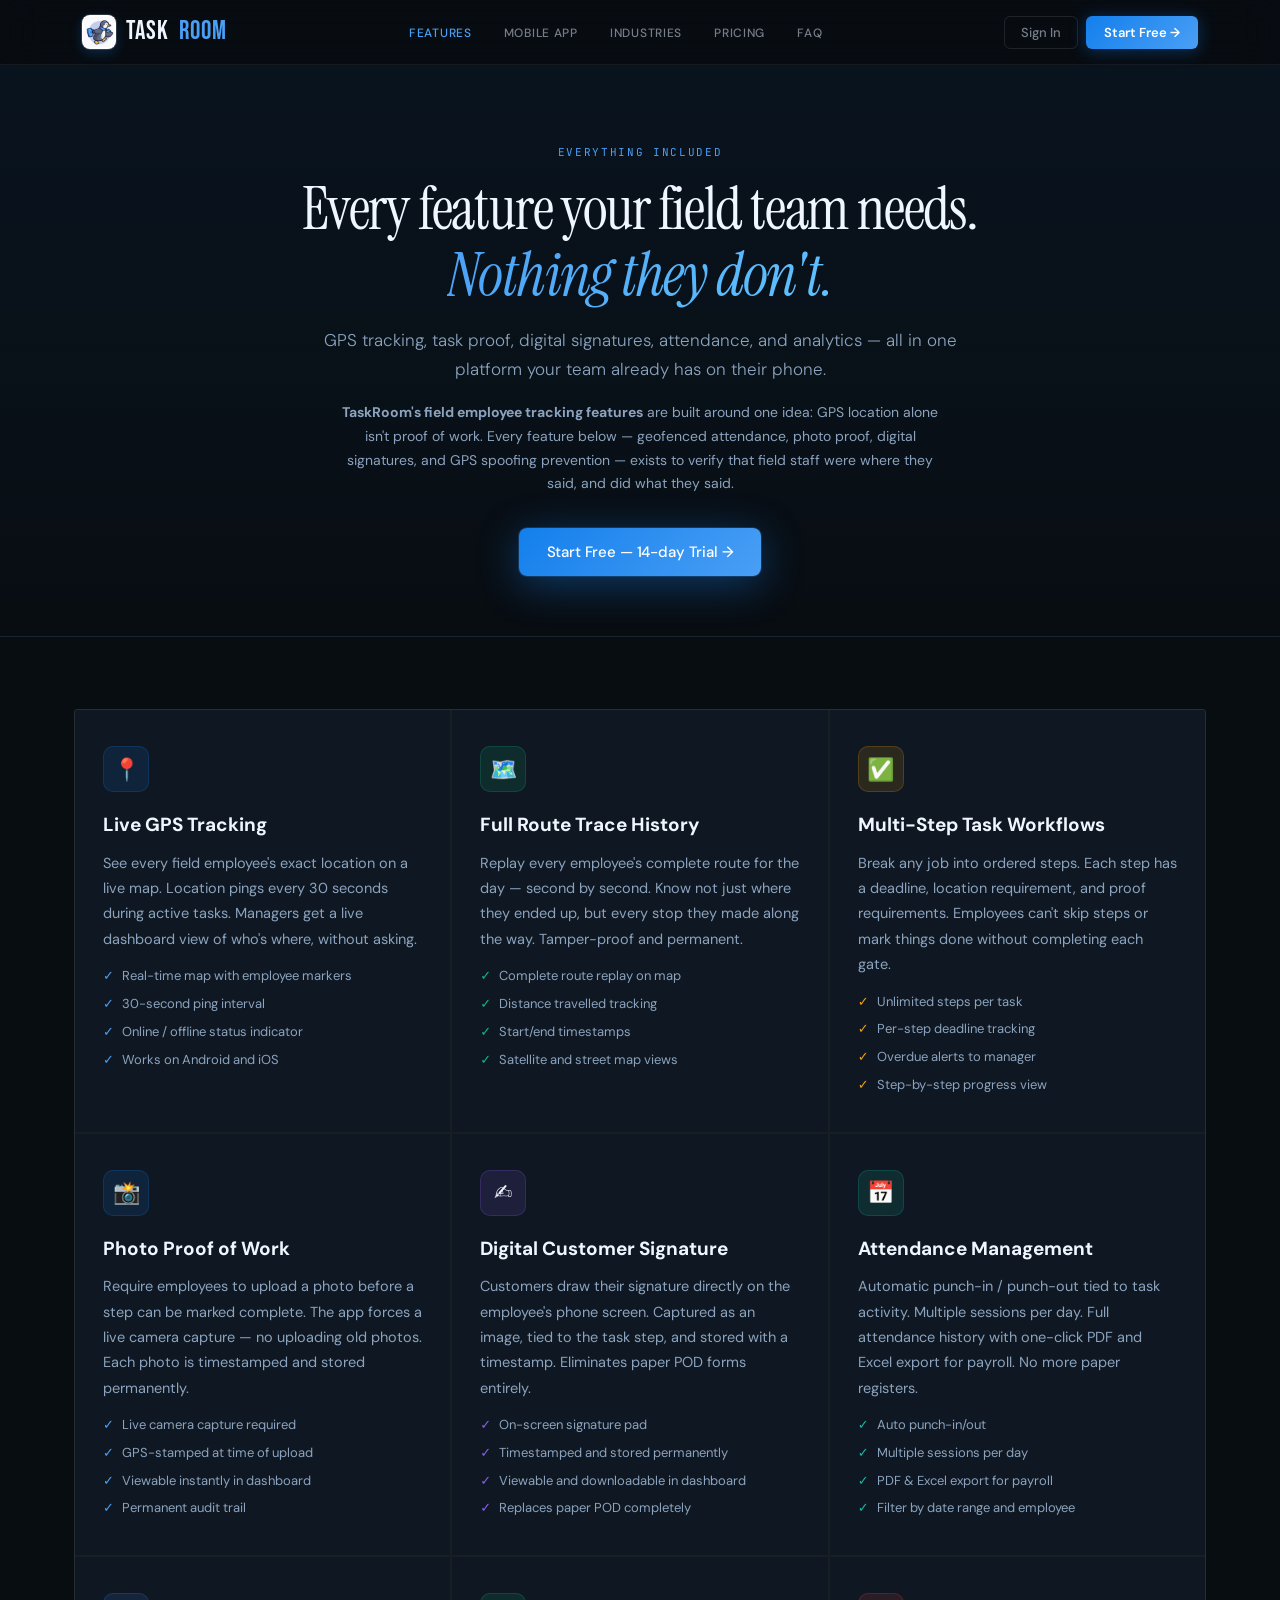
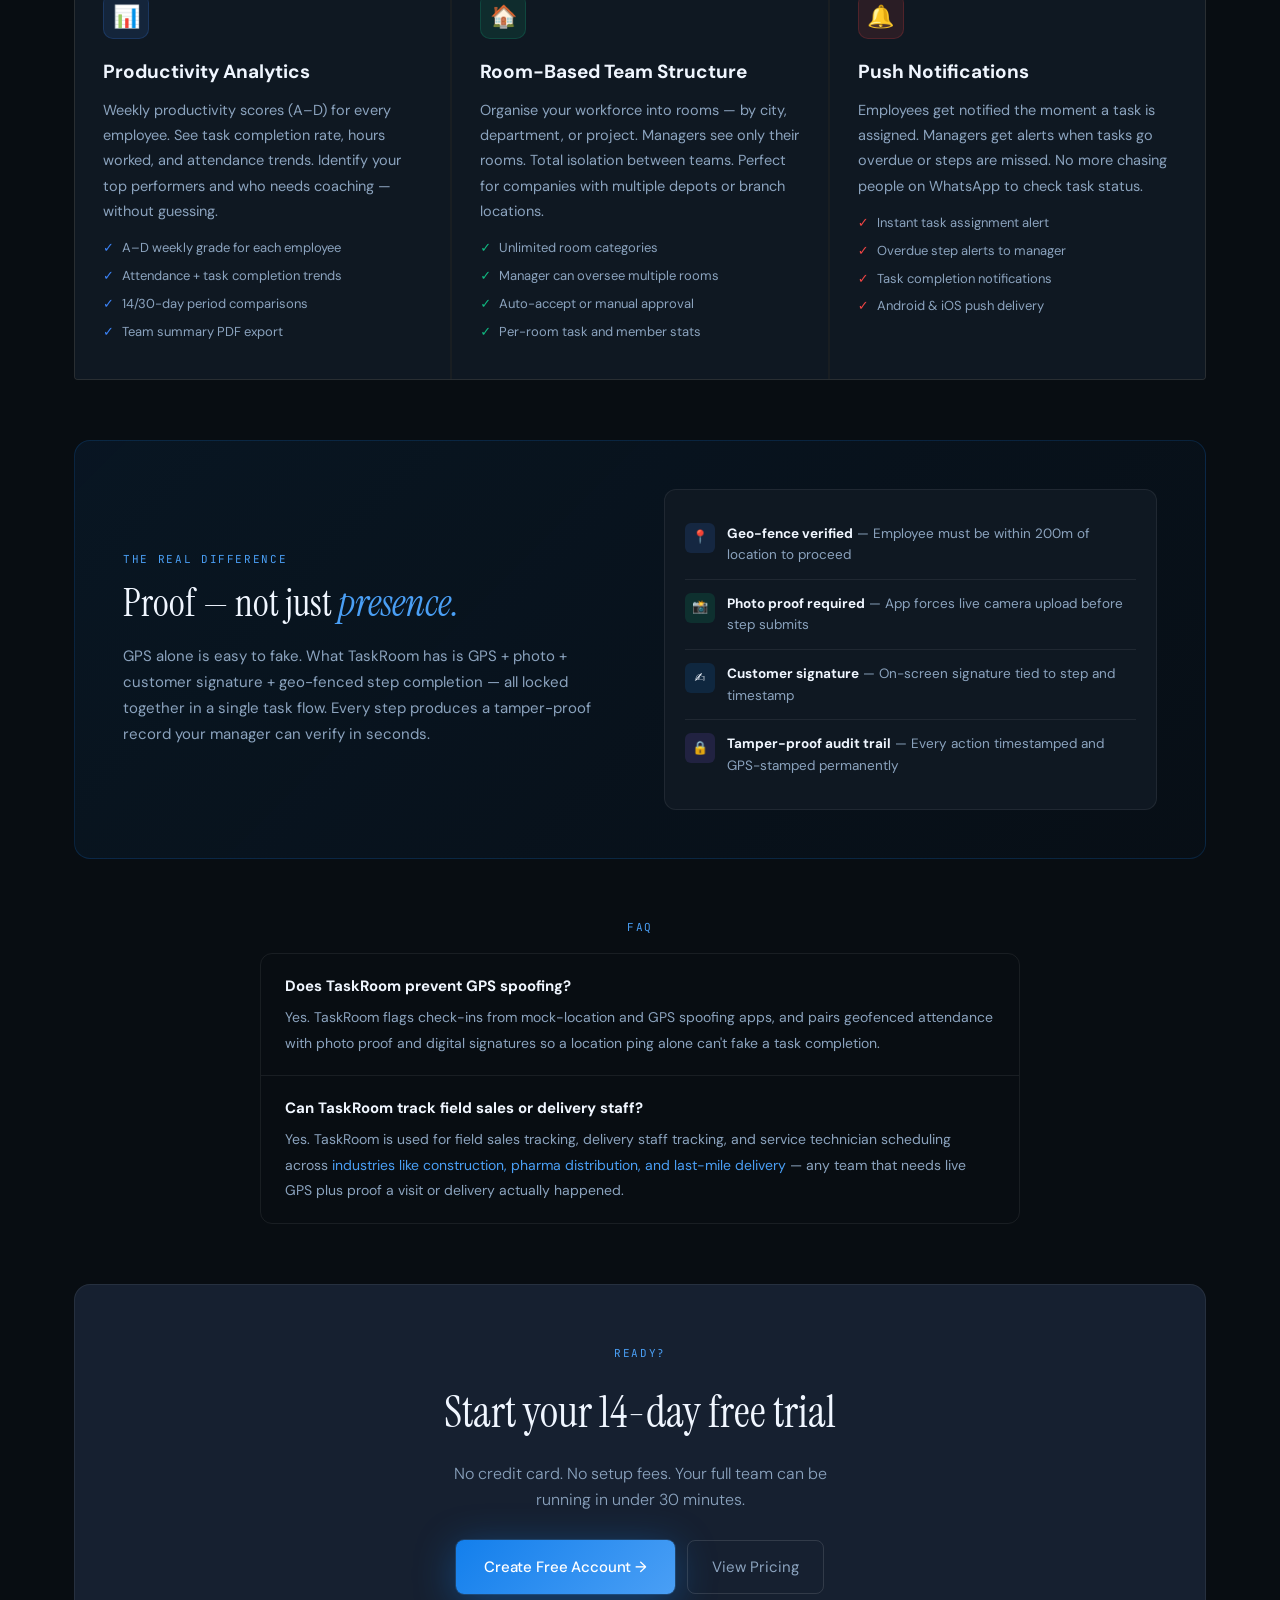
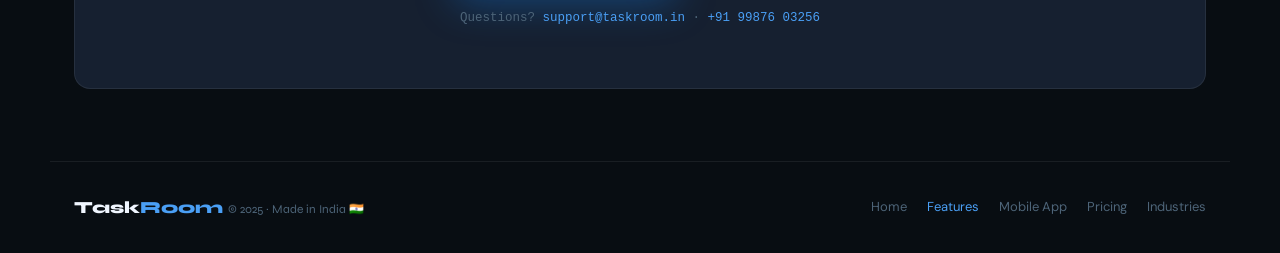
<file: features.html>
<!DOCTYPE html>
<html lang="en" data-theme="dark">
<head>
  <meta charset="UTF-8">
  <meta name="viewport" content="width=device-width, initial-scale=1">
  <meta http-equiv="X-UA-Compatible" content="IE=edge">
  <title>TaskRoom Features: GPS Tracking &amp; Photo Proof App</title>
  <meta name="description" content="TaskRoom features: GPS spoofing prevention, geofenced attendance, photo proof of work, digital signatures &amp; task verification for field teams.">
  <meta name="keywords" content="GPS employee tracking software, field force management software, photo proof of work app, digital signature field task app, geofenced attendance software, GPS spoofing prevention app, task verification software for field teams, field staff tracking app, route and visit tracking software">
  <meta name="robots" content="index, follow, max-snippet:-1, max-image-preview:large, max-video-preview:-1">
  <meta name="googlebot" content="index, follow, max-snippet:-1, max-image-preview:large">
  <link rel="canonical" href="https://taskroom.in/features">
  <meta name="author" content="TaskRoom">
  <meta name="theme-color" content="#137fec">
  <meta name="language" content="English">
  <!-- <meta name="google-site-verification" content="REPLACE_WITH_YOUR_GSC_TOKEN"> -->
  <meta property="og:type" content="website">
  <meta property="og:url" content="https://taskroom.in/features">
  <meta property="og:title" content="TaskRoom Features — GPS, Tasks, Proof of Work &amp; Attendance">
  <meta property="og:description" content="Real-time GPS tracking, multi-step task proof, photo &amp; signature collection, attendance management, and productivity analytics for field teams.">
  <meta property="og:image" content="https://taskroom.in/og-image.png">
  <meta property="og:image:width" content="1200">
  <meta property="og:image:height" content="630">
  <meta property="og:site_name" content="TaskRoom">
  <meta property="og:locale" content="en_IN">
  <meta name="twitter:card" content="summary_large_image">
  <meta name="twitter:site" content="@taskroomin">
  <meta name="twitter:title" content="TaskRoom Features — GPS, Tasks, Proof of Work &amp; Attendance">
  <meta name="twitter:description" content="Everything your field team needs: live GPS, multi-step tasks with proof, digital signatures, attendance, and analytics.">
  <meta name="twitter:image" content="https://taskroom.in/og-image.png">
  <link rel="icon" type="image/png" href="app_icon.png">
  <link rel="apple-touch-icon" href="app_icon.png">
  <link rel="manifest" href="manifest.json">
  <meta name="HandheldFriendly" content="True">
  <link rel="preconnect" href="https://fonts.googleapis.com">
  <link rel="preconnect" href="https://fonts.gstatic.com" crossorigin>
  <link rel="dns-prefetch" href="https://api.taskroom.in">
  <script type="application/ld+json">
  {
    "@context": "https://schema.org",
    "@graph": [
      {
        "@type": "WebPage",
        "@id": "https://taskroom.in/features#webpage",
        "url": "https://taskroom.in/features",
        "name": "TaskRoom Features: GPS Tracking & Photo Proof App",
        "description": "TaskRoom features: GPS spoofing prevention, geofenced attendance, photo proof of work, digital signatures, and task verification for field teams.",
        "inLanguage": "en-IN",
        "isPartOf": {"@type":"WebSite","url":"https://taskroom.in","name":"TaskRoom"},
        "breadcrumb": {
          "@type": "BreadcrumbList",
          "itemListElement": [
            {"@type":"ListItem","position":1,"name":"Home","item":"https://taskroom.in"},
            {"@type":"ListItem","position":2,"name":"Features","item":"https://taskroom.in/features"}
          ]
        }
      },
      {
        "@type": "FAQPage",
        "mainEntity": [
          {"@type":"Question","name":"Does TaskRoom prevent GPS spoofing?","acceptedAnswer":{"@type":"Answer","text":"Yes. TaskRoom flags check-ins from mock-location and GPS spoofing apps, and pairs geofenced attendance with photo proof and digital signatures so a location ping alone can't fake a task completion."}},
          {"@type":"Question","name":"Can TaskRoom track field sales or delivery staff?","acceptedAnswer":{"@type":"Answer","text":"Yes. TaskRoom is used for field sales tracking, delivery staff tracking, and service technician scheduling — any team that needs live GPS location plus proof that a visit or delivery actually happened."}}
        ]
      },
      {
        "@type": "ItemList",
        "name": "TaskRoom Key Features",
        "description": "Complete list of features included in TaskRoom field workforce management software",
        "itemListElement": [
          {"@type":"ListItem","position":1,"name":"Live GPS + Full Route Trace","description":"See every employee's exact location in real-time. Review complete route history second by second."},
          {"@type":"ListItem","position":2,"name":"Multi-Step Tasks with Proof","description":"Break tasks into steps. Each step requires photo, customer signature, or GPS confirmation."},
          {"@type":"ListItem","position":3,"name":"Attendance Sessions","description":"Automatic punch-in/out tied to task activity. Multiple sessions per day. Full history."},
          {"@type":"ListItem","position":4,"name":"Push Notifications","description":"Employees notified on task assignment. Managers alerted on overdue or missed steps."},
          {"@type":"ListItem","position":5,"name":"Productivity Scores","description":"Weekly scores combining task completion rate and hours worked."},
          {"@type":"ListItem","position":6,"name":"Room-Based Team Structure","description":"Organise teams into rooms by city, department, or project with total isolation."}
        ]
      }
    ]
  }
  </script>

  <!-- ── CSS ─────────────────────────────────────────── -->
  <link rel="stylesheet" href="assets/css/tokens.css">
  <link rel="stylesheet" href="assets/css/base.css">
  <link rel="stylesheet" href="assets/css/landing.css">
  <link rel="stylesheet" href="assets/css/patch.css">
</head>
<body>
<nav id="land-nav" role="navigation" aria-label="Main navigation">
  <div class="land-nav-inner">
    <a href="/" class="land-logo" aria-label="TaskRoom Home">
      <div class="land-logo-icon"><img src="./app_icon.png" alt="TaskRoom" width="30" height="30" loading="eager"></div>
      Task<span>Room</span>
    </a>
    <ul class="land-nav-center">
      <li><a href="/features" class="active-link">Features</a></li>
      <li><a href="/mobile-app">Mobile App</a></li>
      <li><a href="/industries">Industries</a></li>
      <li><a href="/pricing">Pricing</a></li>
      <li><a href="/#l-faq">FAQ</a></li>
    </ul>
    <div class="land-nav-right">
      <button class="land-nav-sign-in" onclick="window.location='/?login=1'">Sign In</button>
      <button class="land-nav-cta-btn" onclick="window.location='/?signup=1'">Start Free →</button>
    </div>
    <button class="land-hamburger" id="land-ham" onclick="toggleFeatMenu()" aria-label="Open menu"><span></span><span></span><span></span></button>
  </div>
</nav>
<div class="land-mobile-menu" id="land-mob-menu-feat">
  <a href="/features">✅ Features</a>
  <a href="/mobile-app">📲 Mobile App</a>
  <a href="/industries">🏭 Industries</a>
  <a href="/pricing">💰 Pricing</a>
  <a href="/#l-faq">❓ FAQ</a>
  <a href="mailto:support@taskroom.in">📧 Contact</a>
  <button onclick="window.location='/?login=1'" style="text-align:left">Sign In to Dashboard</button>
  <button onclick="window.location='/?signup=1'" style="color:var(--primary-light);font-weight:700;background:rgba(19,127,236,.08);text-align:left">Start Free →</button>
</div>

<div id="feat-page" style="padding-top:64px;background:var(--bg)">

  <!-- HERO -->
  <section style="padding:80px 24px 60px;text-align:center;background:linear-gradient(180deg,rgba(19,127,236,.06) 0%,transparent 100%);border-bottom:1px solid var(--border)">
    <div style="max-width:680px;margin:0 auto">
      <div class="l-section-label">Everything included</div>
      <h1 style="font-family:'Instrument Serif',serif;font-size:clamp(36px,5vw,60px);font-weight:400;letter-spacing:-.02em;color:var(--text);margin-bottom:18px;line-height:1.1">
        Every feature your field team needs.<br><em style="font-style:italic;background:linear-gradient(135deg,var(--primary-light),#60c4ff);-webkit-background-clip:text;-webkit-text-fill-color:transparent;background-clip:text">Nothing they don't.</em>
      </h1>
      <p style="font-size:17px;color:var(--text2);font-weight:300;line-height:1.75;margin-bottom:16px">GPS tracking, task proof, digital signatures, attendance, and analytics — all in one platform your team already has on their phone.</p>
      <p style="max-width:600px;margin:0 auto 32px;font-size:14px;color:var(--text2);line-height:1.7">
        <strong>TaskRoom's field employee tracking features</strong> are built around one idea: GPS location alone isn't proof of work.
        Every feature below — geofenced attendance, photo proof, digital signatures, and GPS spoofing prevention — exists to verify
        that field staff were where they said, and did what they said.
      </p>
      <button class="hero-btn-primary" onclick="window.location='/?signup=1'" style="display:inline-flex;align-items:center;gap:8px;background:linear-gradient(135deg,var(--primary),var(--primary-light));border:none;color:#fff;padding:14px 28px;font-size:15px;font-weight:500;border-radius:8px;cursor:pointer">
        Start Free — 14-day Trial →
      </button>
    </div>
  </section>

  <!-- FEATURE GRID -->
  <section style="padding:72px 24px;max-width:1180px;margin:0 auto">
    <div style="display:grid;grid-template-columns:repeat(auto-fit,minmax(320px,1fr));gap:2px;background:var(--border);border:1px solid var(--border);border-radius:4px;overflow:hidden;margin-bottom:60px">

      <article style="background:var(--surface);padding:36px 28px">
        <div style="width:46px;height:46px;border-radius:10px;background:rgba(19,127,236,.12);border:1px solid rgba(19,127,236,.2);display:flex;align-items:center;justify-content:center;font-size:22px;margin-bottom:18px" aria-hidden="true">📍</div>
        <h2 style="font-size:19px;font-weight:700;margin-bottom:10px;color:var(--text)">Live GPS Tracking</h2>
        <p style="color:var(--text2);font-size:14.5px;line-height:1.75">See every field employee's exact location on a live map. Location pings every 30 seconds during active tasks. Managers get a live dashboard view of who's where, without asking.</p>
        <ul style="list-style:none;margin-top:14px;display:flex;flex-direction:column;gap:7px">
          <li style="font-size:13px;color:var(--text2);display:flex;gap:8px"><span style="color:var(--primary-light)">✓</span>Real-time map with employee markers</li>
          <li style="font-size:13px;color:var(--text2);display:flex;gap:8px"><span style="color:var(--primary-light)">✓</span>30-second ping interval</li>
          <li style="font-size:13px;color:var(--text2);display:flex;gap:8px"><span style="color:var(--primary-light)">✓</span>Online / offline status indicator</li>
          <li style="font-size:13px;color:var(--text2);display:flex;gap:8px"><span style="color:var(--primary-light)">✓</span>Works on Android and iOS</li>
        </ul>
      </article>

      <article style="background:var(--surface);padding:36px 28px">
        <div style="width:46px;height:46px;border-radius:10px;background:rgba(16,185,129,.12);border:1px solid rgba(16,185,129,.2);display:flex;align-items:center;justify-content:center;font-size:22px;margin-bottom:18px" aria-hidden="true">🗺️</div>
        <h2 style="font-size:19px;font-weight:700;margin-bottom:10px;color:var(--text)">Full Route Trace History</h2>
        <p style="color:var(--text2);font-size:14.5px;line-height:1.75">Replay every employee's complete route for the day — second by second. Know not just where they ended up, but every stop they made along the way. Tamper-proof and permanent.</p>
        <ul style="list-style:none;margin-top:14px;display:flex;flex-direction:column;gap:7px">
          <li style="font-size:13px;color:var(--text2);display:flex;gap:8px"><span style="color:var(--green)">✓</span>Complete route replay on map</li>
          <li style="font-size:13px;color:var(--text2);display:flex;gap:8px"><span style="color:var(--green)">✓</span>Distance travelled tracking</li>
          <li style="font-size:13px;color:var(--text2);display:flex;gap:8px"><span style="color:var(--green)">✓</span>Start/end timestamps</li>
          <li style="font-size:13px;color:var(--text2);display:flex;gap:8px"><span style="color:var(--green)">✓</span>Satellite and street map views</li>
        </ul>
      </article>

      <article style="background:var(--surface);padding:36px 28px">
        <div style="width:46px;height:46px;border-radius:10px;background:rgba(245,158,11,.12);border:1px solid rgba(245,158,11,.2);display:flex;align-items:center;justify-content:center;font-size:22px;margin-bottom:18px" aria-hidden="true">✅</div>
        <h2 style="font-size:19px;font-weight:700;margin-bottom:10px;color:var(--text)">Multi-Step Task Workflows</h2>
        <p style="color:var(--text2);font-size:14.5px;line-height:1.75">Break any job into ordered steps. Each step has a deadline, location requirement, and proof requirements. Employees can't skip steps or mark things done without completing each gate.</p>
        <ul style="list-style:none;margin-top:14px;display:flex;flex-direction:column;gap:7px">
          <li style="font-size:13px;color:var(--text2);display:flex;gap:8px"><span style="color:var(--amber)">✓</span>Unlimited steps per task</li>
          <li style="font-size:13px;color:var(--text2);display:flex;gap:8px"><span style="color:var(--amber)">✓</span>Per-step deadline tracking</li>
          <li style="font-size:13px;color:var(--text2);display:flex;gap:8px"><span style="color:var(--amber)">✓</span>Overdue alerts to manager</li>
          <li style="font-size:13px;color:var(--text2);display:flex;gap:8px"><span style="color:var(--amber)">✓</span>Step-by-step progress view</li>
        </ul>
      </article>

      <article style="background:var(--surface);padding:36px 28px">
        <div style="width:46px;height:46px;border-radius:10px;background:rgba(19,127,236,.12);border:1px solid rgba(19,127,236,.2);display:flex;align-items:center;justify-content:center;font-size:22px;margin-bottom:18px" aria-hidden="true">📸</div>
        <h2 style="font-size:19px;font-weight:700;margin-bottom:10px;color:var(--text)">Photo Proof of Work</h2>
        <p style="color:var(--text2);font-size:14.5px;line-height:1.75">Require employees to upload a photo before a step can be marked complete. The app forces a live camera capture — no uploading old photos. Each photo is timestamped and stored permanently.</p>
        <ul style="list-style:none;margin-top:14px;display:flex;flex-direction:column;gap:7px">
          <li style="font-size:13px;color:var(--text2);display:flex;gap:8px"><span style="color:var(--primary-light)">✓</span>Live camera capture required</li>
          <li style="font-size:13px;color:var(--text2);display:flex;gap:8px"><span style="color:var(--primary-light)">✓</span>GPS-stamped at time of upload</li>
          <li style="font-size:13px;color:var(--text2);display:flex;gap:8px"><span style="color:var(--primary-light)">✓</span>Viewable instantly in dashboard</li>
          <li style="font-size:13px;color:var(--text2);display:flex;gap:8px"><span style="color:var(--primary-light)">✓</span>Permanent audit trail</li>
        </ul>
      </article>

      <article style="background:var(--surface);padding:36px 28px">
        <div style="width:46px;height:46px;border-radius:10px;background:rgba(139,92,246,.12);border:1px solid rgba(139,92,246,.2);display:flex;align-items:center;justify-content:center;font-size:22px;margin-bottom:18px" aria-hidden="true">✍️</div>
        <h2 style="font-size:19px;font-weight:700;margin-bottom:10px;color:var(--text)">Digital Customer Signature</h2>
        <p style="color:var(--text2);font-size:14.5px;line-height:1.75">Customers draw their signature directly on the employee's phone screen. Captured as an image, tied to the task step, and stored with a timestamp. Eliminates paper POD forms entirely.</p>
        <ul style="list-style:none;margin-top:14px;display:flex;flex-direction:column;gap:7px">
          <li style="font-size:13px;color:var(--text2);display:flex;gap:8px"><span style="color:var(--purple)">✓</span>On-screen signature pad</li>
          <li style="font-size:13px;color:var(--text2);display:flex;gap:8px"><span style="color:var(--purple)">✓</span>Timestamped and stored permanently</li>
          <li style="font-size:13px;color:var(--text2);display:flex;gap:8px"><span style="color:var(--purple)">✓</span>Viewable and downloadable in dashboard</li>
          <li style="font-size:13px;color:var(--text2);display:flex;gap:8px"><span style="color:var(--purple)">✓</span>Replaces paper POD completely</li>
        </ul>
      </article>

      <article style="background:var(--surface);padding:36px 28px">
        <div style="width:46px;height:46px;border-radius:10px;background:rgba(20,184,166,.12);border:1px solid rgba(20,184,166,.2);display:flex;align-items:center;justify-content:center;font-size:22px;margin-bottom:18px" aria-hidden="true">📅</div>
        <h2 style="font-size:19px;font-weight:700;margin-bottom:10px;color:var(--text)">Attendance Management</h2>
        <p style="color:var(--text2);font-size:14.5px;line-height:1.75">Automatic punch-in / punch-out tied to task activity. Multiple sessions per day. Full attendance history with one-click PDF and Excel export for payroll. No more paper registers.</p>
        <ul style="list-style:none;margin-top:14px;display:flex;flex-direction:column;gap:7px">
          <li style="font-size:13px;color:var(--text2);display:flex;gap:8px"><span style="color:var(--teal)">✓</span>Auto punch-in/out</li>
          <li style="font-size:13px;color:var(--text2);display:flex;gap:8px"><span style="color:var(--teal)">✓</span>Multiple sessions per day</li>
          <li style="font-size:13px;color:var(--text2);display:flex;gap:8px"><span style="color:var(--teal)">✓</span>PDF & Excel export for payroll</li>
          <li style="font-size:13px;color:var(--text2);display:flex;gap:8px"><span style="color:var(--teal)">✓</span>Filter by date range and employee</li>
        </ul>
      </article>

      <article style="background:var(--surface);padding:36px 28px">
        <div style="width:46px;height:46px;border-radius:10px;background:rgba(59,130,246,.12);border:1px solid rgba(59,130,246,.2);display:flex;align-items:center;justify-content:center;font-size:22px;margin-bottom:18px" aria-hidden="true">📊</div>
        <h2 style="font-size:19px;font-weight:700;margin-bottom:10px;color:var(--text)">Productivity Analytics</h2>
        <p style="color:var(--text2);font-size:14.5px;line-height:1.75">Weekly productivity scores (A–D) for every employee. See task completion rate, hours worked, and attendance trends. Identify your top performers and who needs coaching — without guessing.</p>
        <ul style="list-style:none;margin-top:14px;display:flex;flex-direction:column;gap:7px">
          <li style="font-size:13px;color:var(--text2);display:flex;gap:8px"><span style="color:var(--info)">✓</span>A–D weekly grade for each employee</li>
          <li style="font-size:13px;color:var(--text2);display:flex;gap:8px"><span style="color:var(--info)">✓</span>Attendance + task completion trends</li>
          <li style="font-size:13px;color:var(--text2);display:flex;gap:8px"><span style="color:var(--info)">✓</span>14/30-day period comparisons</li>
          <li style="font-size:13px;color:var(--text2);display:flex;gap:8px"><span style="color:var(--info)">✓</span>Team summary PDF export</li>
        </ul>
      </article>

      <article style="background:var(--surface);padding:36px 28px">
        <div style="width:46px;height:46px;border-radius:10px;background:rgba(16,185,129,.12);border:1px solid rgba(16,185,129,.2);display:flex;align-items:center;justify-content:center;font-size:22px;margin-bottom:18px" aria-hidden="true">🏠</div>
        <h2 style="font-size:19px;font-weight:700;margin-bottom:10px;color:var(--text)">Room-Based Team Structure</h2>
        <p style="color:var(--text2);font-size:14.5px;line-height:1.75">Organise your workforce into rooms — by city, department, or project. Managers see only their rooms. Total isolation between teams. Perfect for companies with multiple depots or branch locations.</p>
        <ul style="list-style:none;margin-top:14px;display:flex;flex-direction:column;gap:7px">
          <li style="font-size:13px;color:var(--text2);display:flex;gap:8px"><span style="color:var(--green)">✓</span>Unlimited room categories</li>
          <li style="font-size:13px;color:var(--text2);display:flex;gap:8px"><span style="color:var(--green)">✓</span>Manager can oversee multiple rooms</li>
          <li style="font-size:13px;color:var(--text2);display:flex;gap:8px"><span style="color:var(--green)">✓</span>Auto-accept or manual approval</li>
          <li style="font-size:13px;color:var(--text2);display:flex;gap:8px"><span style="color:var(--green)">✓</span>Per-room task and member stats</li>
        </ul>
      </article>

      <article style="background:var(--surface);padding:36px 28px">
        <div style="width:46px;height:46px;border-radius:10px;background:rgba(239,68,68,.12);border:1px solid rgba(239,68,68,.2);display:flex;align-items:center;justify-content:center;font-size:22px;margin-bottom:18px" aria-hidden="true">🔔</div>
        <h2 style="font-size:19px;font-weight:700;margin-bottom:10px;color:var(--text)">Push Notifications</h2>
        <p style="color:var(--text2);font-size:14.5px;line-height:1.75">Employees get notified the moment a task is assigned. Managers get alerts when tasks go overdue or steps are missed. No more chasing people on WhatsApp to check task status.</p>
        <ul style="list-style:none;margin-top:14px;display:flex;flex-direction:column;gap:7px">
          <li style="font-size:13px;color:var(--text2);display:flex;gap:8px"><span style="color:var(--red)">✓</span>Instant task assignment alert</li>
          <li style="font-size:13px;color:var(--text2);display:flex;gap:8px"><span style="color:var(--red)">✓</span>Overdue step alerts to manager</li>
          <li style="font-size:13px;color:var(--text2);display:flex;gap:8px"><span style="color:var(--red)">✓</span>Task completion notifications</li>
          <li style="font-size:13px;color:var(--text2);display:flex;gap:8px"><span style="color:var(--red)">✓</span>Android & iOS push delivery</li>
        </ul>
      </article>
    </div>

    <!-- Differentiator -->
    <div style="background:linear-gradient(135deg,rgba(19,127,236,.08),rgba(19,127,236,.02));border:1px solid rgba(19,127,236,.18);border-radius:16px;padding:48px;display:grid;grid-template-columns:1fr 1fr;gap:48px;align-items:center;margin-bottom:60px">
      <div>
        <div class="l-section-label" style="margin-bottom:12px">The real difference</div>
        <h2 style="font-family:'Instrument Serif',serif;font-size:clamp(26px,3vw,38px);font-weight:400;line-height:1.2;margin-bottom:16px;color:var(--text)">Proof — not just <em style="font-style:italic;color:var(--primary-light)">presence.</em></h2>
        <p style="color:var(--text2);font-size:15px;line-height:1.75">GPS alone is easy to fake. What TaskRoom has is GPS + photo + customer signature + geo-fenced step completion — all locked together in a single task flow. Every step produces a tamper-proof record your manager can verify in seconds.</p>
      </div>
      <div style="background:var(--surface);border:1px solid var(--border);border-radius:12px;padding:20px">
        <div style="display:flex;align-items:flex-start;gap:12px;padding:13px 0;border-bottom:1px solid var(--border)"><div style="width:30px;height:30px;border-radius:6px;background:rgba(59,130,246,.15);display:flex;align-items:center;justify-content:center;font-size:13px;flex-shrink:0">📍</div><div style="font-size:13.5px;color:var(--text2)"><strong style="color:var(--text)">Geo-fence verified</strong> — Employee must be within 200m of location to proceed</div></div>
        <div style="display:flex;align-items:flex-start;gap:12px;padding:13px 0;border-bottom:1px solid var(--border)"><div style="width:30px;height:30px;border-radius:6px;background:rgba(16,185,129,.15);display:flex;align-items:center;justify-content:center;font-size:13px;flex-shrink:0">📸</div><div style="font-size:13.5px;color:var(--text2)"><strong style="color:var(--text)">Photo proof required</strong> — App forces live camera upload before step submits</div></div>
        <div style="display:flex;align-items:flex-start;gap:12px;padding:13px 0;border-bottom:1px solid var(--border)"><div style="width:30px;height:30px;border-radius:6px;background:rgba(19,127,236,.15);display:flex;align-items:center;justify-content:center;font-size:13px;flex-shrink:0">✍️</div><div style="font-size:13.5px;color:var(--text2)"><strong style="color:var(--text)">Customer signature</strong> — On-screen signature tied to step and timestamp</div></div>
        <div style="display:flex;align-items:flex-start;gap:12px;padding:13px 0"><div style="width:30px;height:30px;border-radius:6px;background:rgba(139,92,246,.15);display:flex;align-items:center;justify-content:center;font-size:13px;flex-shrink:0">🔒</div><div style="font-size:13.5px;color:var(--text2)"><strong style="color:var(--text)">Tamper-proof audit trail</strong> — Every action timestamped and GPS-stamped permanently</div></div>
      </div>
    </div>

    <!-- FAQ -->
    <div style="max-width:760px;margin:0 auto 60px">
      <div class="l-section-label" style="text-align:center;margin-bottom:16px">FAQ</div>
      <div style="border:1px solid var(--border);border-radius:12px;overflow:hidden">
        <div style="padding:20px 24px;border-bottom:1px solid var(--border)">
          <strong style="display:block;color:var(--text);margin-bottom:6px;font-size:15px">Does TaskRoom prevent GPS spoofing?</strong>
          <span style="color:var(--text2);font-size:14px;line-height:1.6">Yes. TaskRoom flags check-ins from mock-location and GPS spoofing apps, and pairs geofenced attendance with photo proof and digital signatures so a location ping alone can't fake a task completion.</span>
        </div>
        <div style="padding:20px 24px">
          <strong style="display:block;color:var(--text);margin-bottom:6px;font-size:15px">Can TaskRoom track field sales or delivery staff?</strong>
          <span style="color:var(--text2);font-size:14px;line-height:1.6">Yes. TaskRoom is used for field sales tracking, delivery staff tracking, and service technician scheduling across <a href="/industries" style="color:var(--primary-light)">industries like construction, pharma distribution, and last-mile delivery</a> — any team that needs live GPS plus proof a visit or delivery actually happened.</span>
        </div>
      </div>
    </div>

    <!-- CTA -->
    <div style="text-align:center;padding:60px 24px;background:var(--surface2);border-radius:16px;border:1px solid var(--border)">
      <div class="l-section-label">Ready?</div>
      <h2 style="font-family:'Instrument Serif',serif;font-size:clamp(28px,4vw,44px);font-weight:400;margin-bottom:14px;color:var(--text)">Start your 14-day free trial</h2>
      <p style="color:var(--text2);font-size:16px;max-width:420px;margin:0 auto 28px;font-weight:300">No credit card. No setup fees. Your full team can be running in under 30 minutes.</p>
      <div style="display:flex;gap:12px;justify-content:center;flex-wrap:wrap">
        <button class="hero-btn-primary" onclick="window.location='/?signup=1'" style="display:inline-flex;align-items:center;gap:8px;background:linear-gradient(135deg,var(--primary),var(--primary-light));border:none;color:#fff;padding:14px 28px;font-size:15px;font-weight:500;border-radius:8px;cursor:pointer">Create Free Account →</button>
        <a href="/pricing" style="display:inline-flex;align-items:center;gap:8px;background:transparent;border:1px solid var(--border2);color:var(--text2);padding:14px 24px;font-size:15px;border-radius:8px;text-decoration:none">View Pricing</a>
      </div>
      <div style="margin-top:14px;font-size:12.5px;color:var(--text3);font-family:'IBM Plex Mono',monospace">
        Questions? <a href="mailto:support@taskroom.in" style="color:var(--primary-light);text-decoration:none">support@taskroom.in</a> · <a href="tel:+919987603256" style="color:var(--primary-light);text-decoration:none">+91 99876 03256</a>
      </div>
    </div>
  </section>

  <!-- FOOTER -->
  <footer style="border-top:1px solid var(--border);padding:32px 24px;max-width:1180px;margin:0 auto">
    <div style="display:flex;justify-content:space-between;align-items:center;flex-wrap:wrap;gap:14px">
      <div style="font-family:'Syne',sans-serif;font-weight:800;font-size:17px;color:var(--text)">Task<span style="color:var(--primary-light)">Room</span> <span style="font-size:12px;font-weight:400;color:var(--text3)">© 2025 · Made in India 🇮🇳</span></div>
      <div style="display:flex;gap:20px;flex-wrap:wrap">
        <a href="/" style="color:var(--text3);font-size:13px;text-decoration:none">Home</a>
        <a href="/features" style="color:var(--primary-light);font-size:13px;text-decoration:none">Features</a>
        <a href="/mobile-app" style="color:var(--text3);font-size:13px;text-decoration:none">Mobile App</a>
        <a href="/pricing" style="color:var(--text3);font-size:13px;text-decoration:none">Pricing</a>
        <a href="/industries" style="color:var(--text3);font-size:13px;text-decoration:none">Industries</a>
      </div>
    </div>
  </footer>
</div>

<style>
:root{--nav-h:64px}
nav#land-nav{position:fixed;top:0;left:0;right:0;z-index:200;background:rgba(8,13,18,.92);backdrop-filter:blur(20px);border-bottom:1px solid rgba(255,255,255,.06);transition:box-shadow .3s}
[data-theme="light"] nav#land-nav{background:rgba(255,255,255,.93);border-bottom-color:rgba(0,0,0,.08)}
[data-theme="light"] #feat-page{background:#f0f4f8;color:#0d1b2a}
[data-theme="light"] article{background:#fff!important;border-color:rgba(0,0,0,.07)!important}
@media(max-width:640px){
  nav .land-nav-center{display:none}
  nav .land-nav-right .land-nav-sign-in{display:none}
  .land-hamburger{display:flex}
  div[style*="grid-template-columns:1fr 1fr"]{grid-template-columns:1fr!important}
}
</style>

<script>
function toggleFeatMenu(){
  const h=document.getElementById('land-ham');
  const m=document.getElementById('land-mob-menu-feat');
  h.classList.toggle('open');
  m.classList.toggle('open');
}
window.addEventListener('scroll',()=>{
  const nav=document.querySelector('nav#land-nav');
  if(nav)nav.style.boxShadow=window.scrollY>40?'0 2px 20px rgba(0,0,0,.4)':'none';
},{passive:true});

// Handle /?signup=1 and /?login=1 redirects
const params = new URLSearchParams(window.location.search);
if(params.get('signup')==='1'){ window.location='/'; setTimeout(()=>{if(window.openPlanChooser)window.openPlanChooser();},500); }
if(params.get('login')==='1'){  window.location='/'; setTimeout(()=>{if(window.showLogin)window.showLogin();},500); }
</script>
</body>
</html>
</file>
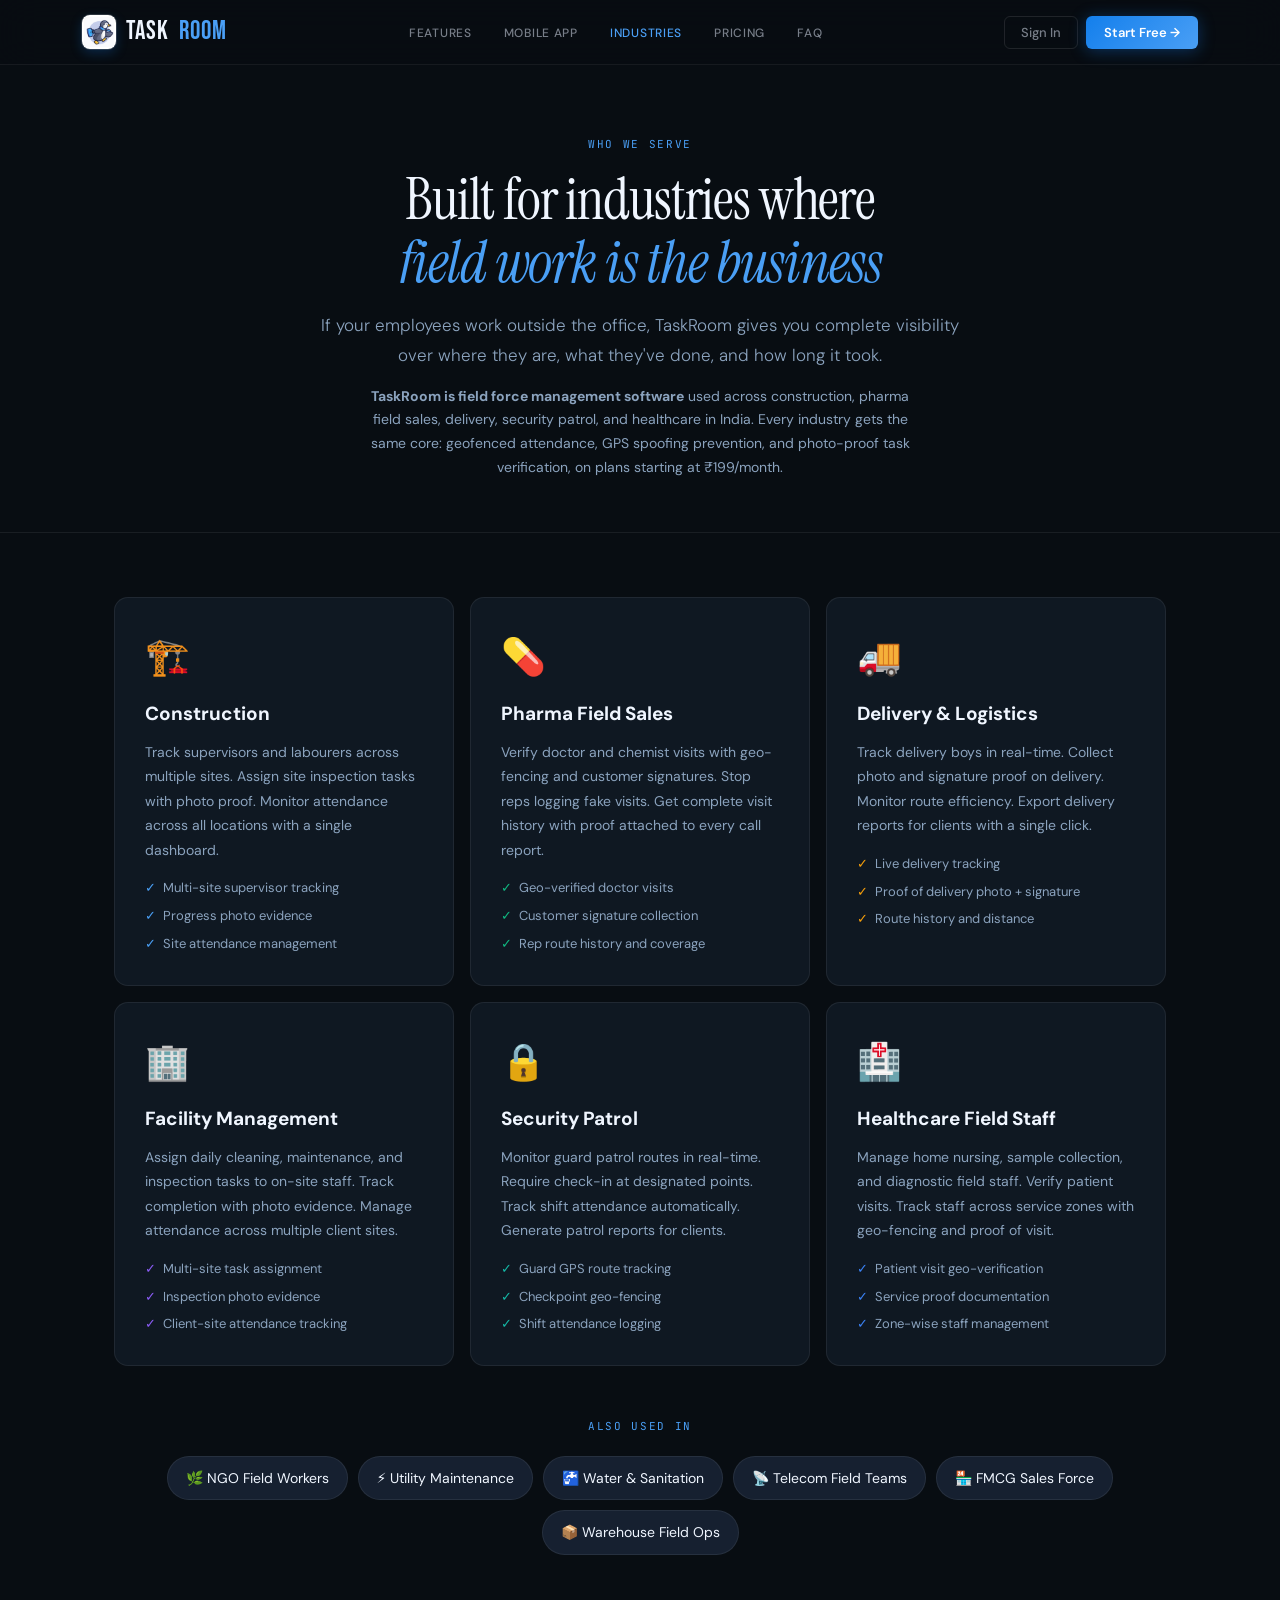
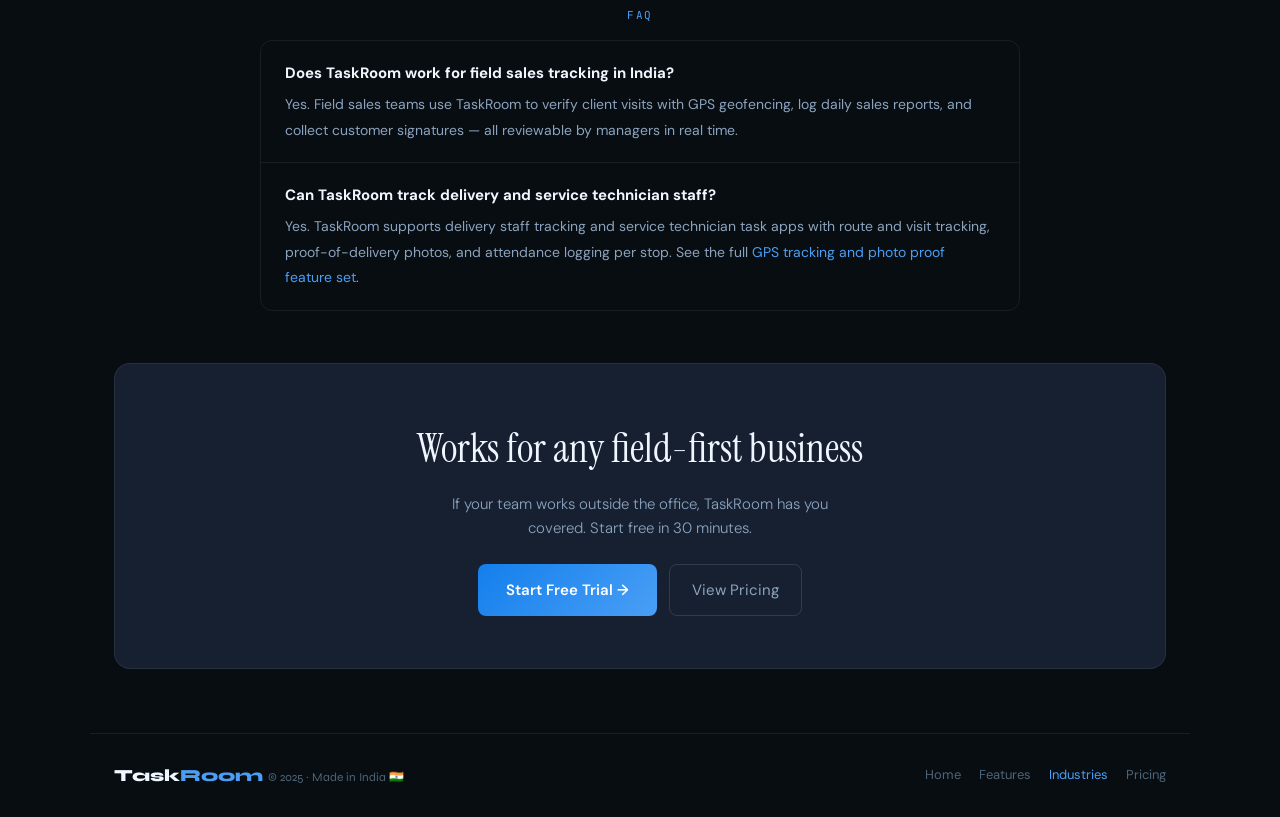
<file: industries.html>
<!DOCTYPE html>
<html lang="en" data-theme="dark">
<head>
  <meta charset="UTF-8">
  <meta name="viewport" content="width=device-width, initial-scale=1">
  <meta http-equiv="X-UA-Compatible" content="IE=edge">
  <title>Field Tracking Software by Industry | TaskRoom</title>
  <meta name="description" content="TaskRoom is field employee tracking software for construction, pharma, delivery, security, and healthcare teams in India — GPS attendance, photo proof, geofencing.">
  <meta name="keywords" content="construction workforce management software, pharma field force tracking app, delivery staff tracking software, facility management software India, security guard tracking app, healthcare field staff tracking, field sales tracking app India, route and visit tracking software, service technician task app">
  <meta name="robots" content="index, follow, max-snippet:-1, max-image-preview:large, max-video-preview:-1">
  <meta name="googlebot" content="index, follow, max-snippet:-1, max-image-preview:large">
  <link rel="canonical" href="https://taskroom.in/industries">
  <meta name="author" content="TaskRoom">
  <meta name="theme-color" content="#137fec">
  <meta name="language" content="English">
  <!-- <meta name="google-site-verification" content="REPLACE_WITH_YOUR_GSC_TOKEN"> -->
  <meta property="og:type" content="website">
  <meta property="og:url" content="https://taskroom.in/industries">
  <meta property="og:title" content="TaskRoom Industries — Built for Field-First Businesses">
  <meta property="og:description" content="TaskRoom serves construction, pharma, delivery, logistics, facility management, security, healthcare, and NGO field teams across India.">
  <meta property="og:image" content="https://taskroom.in/og-image.png">
  <meta property="og:image:width" content="1200">
  <meta property="og:image:height" content="630">
  <meta property="og:site_name" content="TaskRoom">
  <meta property="og:locale" content="en_IN">
  <meta name="twitter:card" content="summary_large_image">
  <meta name="twitter:site" content="@taskroomin">
  <meta name="twitter:title" content="TaskRoom Industries — Built for Field-First Businesses">
  <meta name="twitter:description" content="TaskRoom serves construction, pharma, delivery, logistics, facility management, security, healthcare, and NGO field teams across India.">
  <meta name="twitter:image" content="https://taskroom.in/og-image.png">
  <link rel="icon" type="image/png" href="app_icon.png">
  <link rel="apple-touch-icon" href="app_icon.png">
  <link rel="manifest" href="manifest.json">
  <meta name="HandheldFriendly" content="True">
  <link rel="preconnect" href="https://fonts.googleapis.com">
  <link rel="preconnect" href="https://fonts.gstatic.com" crossorigin>
  <script type="application/ld+json">
  {
    "@context": "https://schema.org",
    "@graph": [
      {
        "@type": "WebPage",
        "@id": "https://taskroom.in/industries#webpage",
        "url": "https://taskroom.in/industries",
        "name": "Field Tracking Software by Industry | TaskRoom",
        "description": "TaskRoom is field employee tracking software for construction, pharma, delivery, security, and healthcare teams in India.",
        "inLanguage": "en-IN",
        "breadcrumb": {
          "@type": "BreadcrumbList",
          "itemListElement": [
            {"@type":"ListItem","position":1,"name":"Home","item":"https://taskroom.in"},
            {"@type":"ListItem","position":2,"name":"Industries","item":"https://taskroom.in/industries"}
          ]
        }
      },
      {
        "@type": "FAQPage",
        "mainEntity": [
          {"@type":"Question","name":"Does TaskRoom work for field sales tracking in India?","acceptedAnswer":{"@type":"Answer","text":"Yes. Field sales teams use TaskRoom to verify client visits with GPS geofencing, log daily sales reports, and collect customer signatures — all reviewable by managers in real time."}},
          {"@type":"Question","name":"Can TaskRoom track delivery and service technician staff?","acceptedAnswer":{"@type":"Answer","text":"Yes. TaskRoom supports delivery staff tracking and service technician task apps with route and visit tracking, proof-of-delivery photos, and attendance logging per stop."}}
        ]
      },
      {
        "@type": "ItemList",
        "name": "Industries Served by TaskRoom",
        "itemListElement": [
          {"@type":"ListItem","position":1,"name":"Construction","description":"Track supervisors and labourers across multiple sites with GPS, photo proof, and attendance."},
          {"@type":"ListItem","position":2,"name":"Pharma Field Sales","description":"Verify client visits with GPS geo-fencing, photo proof, and customer signature."},
          {"@type":"ListItem","position":3,"name":"Delivery & Logistics","description":"Track delivery boys in real time, assign routes, collect proof of delivery."},
          {"@type":"ListItem","position":4,"name":"Facility Management","description":"Monitor cleaning, maintenance, and inspection teams across multiple properties."},
          {"@type":"ListItem","position":5,"name":"Security Patrol","description":"GPS-verified patrol routes with timestamped check-ins at each location."},
          {"@type":"ListItem","position":6,"name":"Healthcare Field Staff","description":"Track community health workers, home care teams, and medical field reps."},
          {"@type":"ListItem","position":7,"name":"NGO Field Workers","description":"Monitor programme delivery, beneficiary visits, and field data collection."},
          {"@type":"ListItem","position":8,"name":"Utility & Maintenance","description":"Assign and track repair tasks, inspections, and service calls across territories."}
        ]
      }
    ]
  }
  </script>

  <!-- ── CSS ─────────────────────────────────────────── -->
  <link rel="stylesheet" href="assets/css/tokens.css">
  <link rel="stylesheet" href="assets/css/base.css">
  <link rel="stylesheet" href="assets/css/landing.css">
  <link rel="stylesheet" href="assets/css/patch.css">
</head>
<body>
<nav id="land-nav" role="navigation">
  <div class="land-nav-inner">
    <a href="/" class="land-logo"><div class="land-logo-icon"><img src="./app_icon.png" alt="TaskRoom" width="30" height="30" loading="eager"></div>Task<span>Room</span></a>
    <ul class="land-nav-center">
      <li><a href="/features">Features</a></li><li><a href="/mobile-app">Mobile App</a></li>
      <li><a href="/industries" class="active-link">Industries</a></li><li><a href="/pricing">Pricing</a></li><li><a href="/#l-faq">FAQ</a></li>
    </ul>
    <div class="land-nav-right">
      <button class="land-nav-sign-in" onclick="window.location='/?login=1'">Sign In</button>
      <button class="land-nav-cta-btn" onclick="window.location='/?signup=1'">Start Free →</button>
    </div>
    <button class="land-hamburger" id="land-ham" onclick="this.classList.toggle('open');document.getElementById('ind-mob-menu').classList.toggle('open')"><span></span><span></span><span></span></button>
  </div>
</nav>
<div class="land-mobile-menu" id="ind-mob-menu">
  <a href="/features">✅ Features</a><a href="/mobile-app">📲 Mobile App</a><a href="/industries">🏭 Industries</a><a href="/pricing">💰 Pricing</a>
  <button onclick="window.location='/?signup=1'" style="color:var(--primary-light);font-weight:700;text-align:left">Start Free →</button>
</div>

<div style="padding-top:64px;background:var(--bg)">
  <section style="padding:72px 24px 52px;text-align:center;border-bottom:1px solid var(--border)">
    <div style="max-width:640px;margin:0 auto">
      <div class="l-section-label">Who we serve</div>
      <h1 style="font-family:'Instrument Serif',serif;font-size:clamp(36px,5vw,58px);font-weight:400;letter-spacing:-.02em;color:var(--text);margin-bottom:16px;line-height:1.1">Built for industries where<br><em style="font-style:italic;color:var(--primary-light)">field work is the business</em></h1>
      <p style="font-size:17px;color:var(--text2);font-weight:300;line-height:1.75">If your employees work outside the office, TaskRoom gives you complete visibility over where they are, what they've done, and how long it took.</p>
      <p style="max-width:560px;margin:14px auto 0;font-size:14px;color:var(--text2);line-height:1.7">
        <strong>TaskRoom is field force management software</strong> used across construction, pharma field sales, delivery, security patrol,
        and healthcare in India. Every industry gets the same core: geofenced attendance, GPS spoofing prevention, and photo-proof
        task verification, on plans starting at ₹199/month.
      </p>
    </div>
  </section>

  <section style="padding:64px 24px;max-width:1100px;margin:0 auto">
    <div style="display:grid;grid-template-columns:repeat(auto-fit,minmax(300px,1fr));gap:16px;margin-bottom:52px">

      <article style="background:var(--surface);border:1px solid var(--border);border-radius:14px;padding:30px">
        <div style="font-size:36px;margin-bottom:14px">🏗️</div>
        <h2 style="font-size:19px;font-weight:700;margin-bottom:10px;color:var(--text)">Construction</h2>
        <p style="color:var(--text2);font-size:14px;line-height:1.75;margin-bottom:16px">Track supervisors and labourers across multiple sites. Assign site inspection tasks with photo proof. Monitor attendance across all locations with a single dashboard.</p>
        <ul style="list-style:none;display:flex;flex-direction:column;gap:7px">
          <li style="font-size:13px;color:var(--text2);display:flex;gap:7px"><span style="color:var(--primary-light)">✓</span>Multi-site supervisor tracking</li>
          <li style="font-size:13px;color:var(--text2);display:flex;gap:7px"><span style="color:var(--primary-light)">✓</span>Progress photo evidence</li>
          <li style="font-size:13px;color:var(--text2);display:flex;gap:7px"><span style="color:var(--primary-light)">✓</span>Site attendance management</li>
        </ul>
      </article>

      <article style="background:var(--surface);border:1px solid var(--border);border-radius:14px;padding:30px">
        <div style="font-size:36px;margin-bottom:14px">💊</div>
        <h2 style="font-size:19px;font-weight:700;margin-bottom:10px;color:var(--text)">Pharma Field Sales</h2>
        <p style="color:var(--text2);font-size:14px;line-height:1.75;margin-bottom:16px">Verify doctor and chemist visits with geo-fencing and customer signatures. Stop reps logging fake visits. Get complete visit history with proof attached to every call report.</p>
        <ul style="list-style:none;display:flex;flex-direction:column;gap:7px">
          <li style="font-size:13px;color:var(--text2);display:flex;gap:7px"><span style="color:var(--green)">✓</span>Geo-verified doctor visits</li>
          <li style="font-size:13px;color:var(--text2);display:flex;gap:7px"><span style="color:var(--green)">✓</span>Customer signature collection</li>
          <li style="font-size:13px;color:var(--text2);display:flex;gap:7px"><span style="color:var(--green)">✓</span>Rep route history and coverage</li>
        </ul>
      </article>

      <article style="background:var(--surface);border:1px solid var(--border);border-radius:14px;padding:30px">
        <div style="font-size:36px;margin-bottom:14px">🚚</div>
        <h2 style="font-size:19px;font-weight:700;margin-bottom:10px;color:var(--text)">Delivery & Logistics</h2>
        <p style="color:var(--text2);font-size:14px;line-height:1.75;margin-bottom:16px">Track delivery boys in real-time. Collect photo and signature proof on delivery. Monitor route efficiency. Export delivery reports for clients with a single click.</p>
        <ul style="list-style:none;display:flex;flex-direction:column;gap:7px">
          <li style="font-size:13px;color:var(--text2);display:flex;gap:7px"><span style="color:var(--amber)">✓</span>Live delivery tracking</li>
          <li style="font-size:13px;color:var(--text2);display:flex;gap:7px"><span style="color:var(--amber)">✓</span>Proof of delivery photo + signature</li>
          <li style="font-size:13px;color:var(--text2);display:flex;gap:7px"><span style="color:var(--amber)">✓</span>Route history and distance</li>
        </ul>
      </article>

      <article style="background:var(--surface);border:1px solid var(--border);border-radius:14px;padding:30px">
        <div style="font-size:36px;margin-bottom:14px">🏢</div>
        <h2 style="font-size:19px;font-weight:700;margin-bottom:10px;color:var(--text)">Facility Management</h2>
        <p style="color:var(--text2);font-size:14px;line-height:1.75;margin-bottom:16px">Assign daily cleaning, maintenance, and inspection tasks to on-site staff. Track completion with photo evidence. Manage attendance across multiple client sites.</p>
        <ul style="list-style:none;display:flex;flex-direction:column;gap:7px">
          <li style="font-size:13px;color:var(--text2);display:flex;gap:7px"><span style="color:var(--purple)">✓</span>Multi-site task assignment</li>
          <li style="font-size:13px;color:var(--text2);display:flex;gap:7px"><span style="color:var(--purple)">✓</span>Inspection photo evidence</li>
          <li style="font-size:13px;color:var(--text2);display:flex;gap:7px"><span style="color:var(--purple)">✓</span>Client-site attendance tracking</li>
        </ul>
      </article>

      <article style="background:var(--surface);border:1px solid var(--border);border-radius:14px;padding:30px">
        <div style="font-size:36px;margin-bottom:14px">🔒</div>
        <h2 style="font-size:19px;font-weight:700;margin-bottom:10px;color:var(--text)">Security Patrol</h2>
        <p style="color:var(--text2);font-size:14px;line-height:1.75;margin-bottom:16px">Monitor guard patrol routes in real-time. Require check-in at designated points. Track shift attendance automatically. Generate patrol reports for clients.</p>
        <ul style="list-style:none;display:flex;flex-direction:column;gap:7px">
          <li style="font-size:13px;color:var(--text2);display:flex;gap:7px"><span style="color:var(--teal)">✓</span>Guard GPS route tracking</li>
          <li style="font-size:13px;color:var(--text2);display:flex;gap:7px"><span style="color:var(--teal)">✓</span>Checkpoint geo-fencing</li>
          <li style="font-size:13px;color:var(--text2);display:flex;gap:7px"><span style="color:var(--teal)">✓</span>Shift attendance logging</li>
        </ul>
      </article>

      <article style="background:var(--surface);border:1px solid var(--border);border-radius:14px;padding:30px">
        <div style="font-size:36px;margin-bottom:14px">🏥</div>
        <h2 style="font-size:19px;font-weight:700;margin-bottom:10px;color:var(--text)">Healthcare Field Staff</h2>
        <p style="color:var(--text2);font-size:14px;line-height:1.75;margin-bottom:16px">Manage home nursing, sample collection, and diagnostic field staff. Verify patient visits. Track staff across service zones with geo-fencing and proof of visit.</p>
        <ul style="list-style:none;display:flex;flex-direction:column;gap:7px">
          <li style="font-size:13px;color:var(--text2);display:flex;gap:7px"><span style="color:var(--info)">✓</span>Patient visit geo-verification</li>
          <li style="font-size:13px;color:var(--text2);display:flex;gap:7px"><span style="color:var(--info)">✓</span>Service proof documentation</li>
          <li style="font-size:13px;color:var(--text2);display:flex;gap:7px"><span style="color:var(--info)">✓</span>Zone-wise staff management</li>
        </ul>
      </article>
    </div>

    <!-- Also serves -->
    <div style="text-align:center;margin-bottom:52px">
      <div class="l-section-label">Also used in</div>
      <div style="display:flex;flex-wrap:wrap;gap:10px;justify-content:center;margin-top:20px">
        <span style="background:var(--surface2);border:1px solid var(--border);padding:10px 18px;border-radius:100px;font-size:14px;color:var(--text)">🌿 NGO Field Workers</span>
        <span style="background:var(--surface2);border:1px solid var(--border);padding:10px 18px;border-radius:100px;font-size:14px;color:var(--text)">⚡ Utility Maintenance</span>
        <span style="background:var(--surface2);border:1px solid var(--border);padding:10px 18px;border-radius:100px;font-size:14px;color:var(--text)">🚰 Water & Sanitation</span>
        <span style="background:var(--surface2);border:1px solid var(--border);padding:10px 18px;border-radius:100px;font-size:14px;color:var(--text)">📡 Telecom Field Teams</span>
        <span style="background:var(--surface2);border:1px solid var(--border);padding:10px 18px;border-radius:100px;font-size:14px;color:var(--text)">🏪 FMCG Sales Force</span>
        <span style="background:var(--surface2);border:1px solid var(--border);padding:10px 18px;border-radius:100px;font-size:14px;color:var(--text)">📦 Warehouse Field Ops</span>
      </div>
    </div>

    <!-- FAQ -->
    <div style="max-width:760px;margin:0 auto 52px">
      <div class="l-section-label" style="text-align:center;margin-bottom:16px">FAQ</div>
      <div style="border:1px solid var(--border);border-radius:12px;overflow:hidden">
        <div style="padding:20px 24px;border-bottom:1px solid var(--border)">
          <strong style="display:block;color:var(--text);margin-bottom:6px;font-size:15px">Does TaskRoom work for field sales tracking in India?</strong>
          <span style="color:var(--text2);font-size:14px;line-height:1.6">Yes. Field sales teams use TaskRoom to verify client visits with GPS geofencing, log daily sales reports, and collect customer signatures — all reviewable by managers in real time.</span>
        </div>
        <div style="padding:20px 24px">
          <strong style="display:block;color:var(--text);margin-bottom:6px;font-size:15px">Can TaskRoom track delivery and service technician staff?</strong>
          <span style="color:var(--text2);font-size:14px;line-height:1.6">Yes. TaskRoom supports delivery staff tracking and service technician task apps with route and visit tracking, proof-of-delivery photos, and attendance logging per stop. See the full <a href="/features" style="color:var(--primary-light)">GPS tracking and photo proof feature set</a>.</span>
        </div>
      </div>
    </div>

    <!-- CTA -->
    <div style="text-align:center;padding:52px 24px;background:var(--surface2);border-radius:16px;border:1px solid var(--border)">
      <h2 style="font-family:'Instrument Serif',serif;font-size:clamp(26px,3.5vw,40px);font-weight:400;margin-bottom:12px;color:var(--text)">Works for any field-first business</h2>
      <p style="color:var(--text2);font-size:15px;max-width:400px;margin:0 auto 24px;font-weight:300">If your team works outside the office, TaskRoom has you covered. Start free in 30 minutes.</p>
      <div style="display:flex;gap:12px;justify-content:center;flex-wrap:wrap">
        <button onclick="window.location='/?signup=1'" style="background:linear-gradient(135deg,var(--primary),var(--primary-light));border:none;color:#fff;padding:13px 28px;font-size:15px;font-weight:600;border-radius:8px;cursor:pointer">Start Free Trial →</button>
        <a href="/pricing" style="display:inline-flex;align-items:center;background:transparent;border:1px solid var(--border2);color:var(--text2);padding:13px 22px;font-size:15px;border-radius:8px;text-decoration:none">View Pricing</a>
      </div>
    </div>
  </section>

  <footer style="border-top:1px solid var(--border);padding:28px 24px;max-width:1100px;margin:0 auto">
    <div style="display:flex;justify-content:space-between;align-items:center;flex-wrap:wrap;gap:12px">
      <div style="font-family:'Syne',sans-serif;font-weight:800;font-size:17px;color:var(--text)">Task<span style="color:var(--primary-light)">Room</span> <span style="font-size:12px;font-weight:400;color:var(--text3)">© 2025 · Made in India 🇮🇳</span></div>
      <div style="display:flex;gap:18px;flex-wrap:wrap">
        <a href="/" style="color:var(--text3);font-size:13px;text-decoration:none">Home</a>
        <a href="/features" style="color:var(--text3);font-size:13px;text-decoration:none">Features</a>
        <a href="/industries" style="color:var(--primary-light);font-size:13px;text-decoration:none">Industries</a>
        <a href="/pricing" style="color:var(--text3);font-size:13px;text-decoration:none">Pricing</a>
      </div>
    </div>
  </footer>
</div>
<style>
:root{--nav-h:64px}
nav#land-nav{position:fixed;top:0;left:0;right:0;z-index:200;background:rgba(8,13,18,.92);backdrop-filter:blur(20px);border-bottom:1px solid rgba(255,255,255,.06)}
[data-theme="light"] nav#land-nav{background:rgba(255,255,255,.93)}
[data-theme="light"] article{background:#fff!important}
@media(max-width:640px){nav .land-nav-center{display:none}nav .land-nav-right .land-nav-sign-in{display:none}.land-hamburger{display:flex}}
</style>
<script>window.addEventListener('scroll',()=>{const n=document.querySelector('nav#land-nav');if(n)n.style.boxShadow=window.scrollY>40?'0 2px 20px rgba(0,0,0,.4)':'none';},{passive:true});</script>
</body>
</html>
</file>
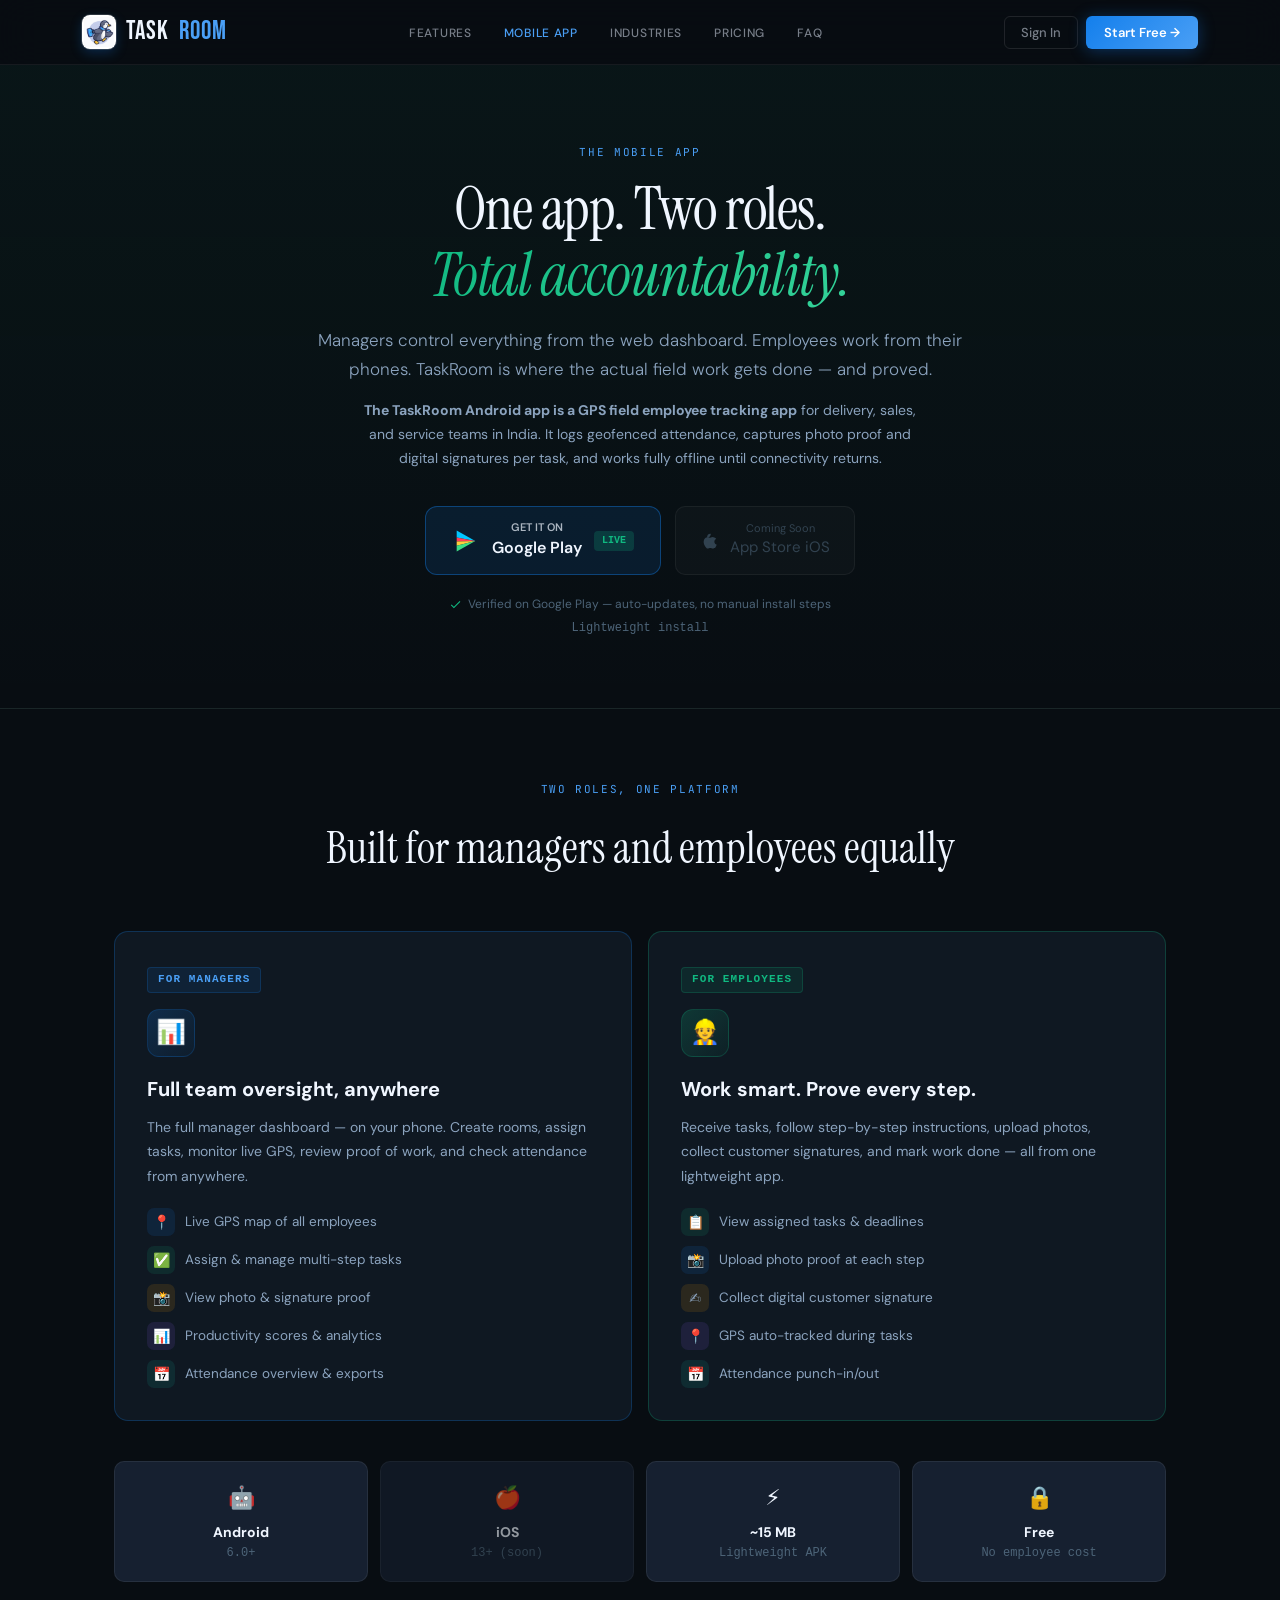
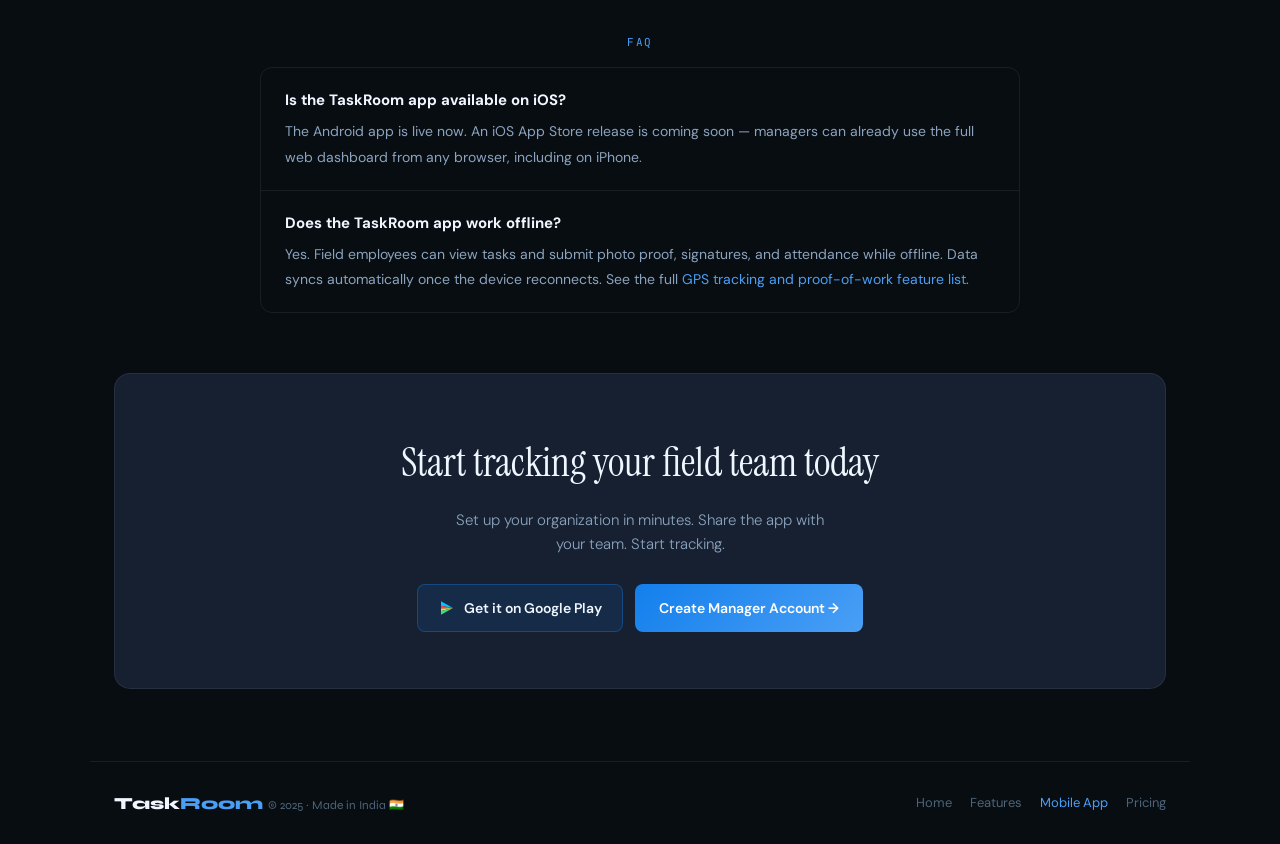
<file: mobile-app.html>
<!DOCTYPE html>
<html lang="en" data-theme="dark">
<head>
  <meta charset="UTF-8">
  <meta name="viewport" content="width=device-width, initial-scale=1">
  <meta http-equiv="X-UA-Compatible" content="IE=edge">
  <title>TaskRoom App — GPS Field Employee Tracking (Android)</title>
  <meta name="description" content="TaskRoom's Android app lets field employees log GPS attendance, complete tasks with photo proof and digital signatures, and work offline. Free download.">
  <meta name="keywords" content="field employee tracking app download, GPS employee tracking software, field staff tracking app, employee attendance app India, proof of work mobile app, delivery staff tracking software, field sales tracking app India">
  <meta name="robots" content="index, follow, max-snippet:-1, max-image-preview:large, max-video-preview:-1">
  <meta name="googlebot" content="index, follow, max-snippet:-1, max-image-preview:large">
  <link rel="canonical" href="https://taskroom.in/mobile-app">
  <meta name="author" content="TaskRoom">
  <meta name="theme-color" content="#137fec">
  <meta name="language" content="English">
  <!-- <meta name="google-site-verification" content="REPLACE_WITH_YOUR_GSC_TOKEN"> -->
  <meta property="og:type" content="website">
  <meta property="og:url" content="https://taskroom.in/mobile-app">
  <meta property="og:title" content="TaskRoom App — GPS Field Employee Tracking (Android)">
  <meta property="og:description" content="Download the TaskRoom app. Field employees manage tasks, upload proof, collect signatures, and track attendance — all from one app. Free download for Android.">
  <meta property="og:image" content="https://taskroom.in/og-image.png">
  <meta property="og:image:width" content="1200">
  <meta property="og:image:height" content="630">
  <meta property="og:site_name" content="TaskRoom">
  <meta property="og:locale" content="en_IN">
  <meta name="twitter:card" content="summary_large_image">
  <meta name="twitter:site" content="@taskroomin">
  <meta name="twitter:title" content="TaskRoom App — GPS Field Employee Tracking (Android)">
  <meta name="twitter:description" content="Download the TaskRoom app for free. Multi-step tasks, GPS tracking, photo proof, digital signatures, and attendance — all in one field employee app.">
  <meta name="twitter:image" content="https://taskroom.in/og-image.png">
  <link rel="icon" type="image/png" href="app_icon.png">
  <link rel="apple-touch-icon" href="app_icon.png">
  <link rel="manifest" href="manifest.json">
  <meta name="HandheldFriendly" content="True">
  <meta name="MobileOptimized" content="320">
  <link rel="preconnect" href="https://fonts.googleapis.com">
  <link rel="preconnect" href="https://fonts.gstatic.com" crossorigin>
  <script type="application/ld+json">
  {
    "@context": "https://schema.org",
    "@graph": [
      {
        "@type": "MobileApplication",
        "@id": "https://taskroom.in/mobile-app#app",
        "name": "TaskRoom",
        "operatingSystem": "Android 6.0+",
        "applicationCategory": "BusinessApplication",
        "downloadUrl": "https://play.google.com/store/apps/details?id=com.taskroom.app",
        "installUrl": "https://play.google.com/store/apps/details?id=com.taskroom.app",
        "description": "Field employee tracking app with GPS location monitoring, multi-step task management, photo proof of work, digital signature collection, and attendance management.",
        "offers": {"@type":"Offer","price":"0","priceCurrency":"INR","availability":"https://schema.org/InStock"},
        "featureList": ["Real-time GPS tracking","Multi-step task management","Photo proof upload","Digital signature collection","Attendance punch in/out","Offline mode with sync"],
        "screenshot": "https://taskroom.in/og-image.png"
      },
      {
        "@type": "WebPage",
        "@id": "https://taskroom.in/mobile-app#webpage",
        "url": "https://taskroom.in/mobile-app",
        "name": "TaskRoom App — GPS Field Employee Tracking (Android)",
        "description": "TaskRoom's Android app lets field employees log GPS attendance, complete tasks with photo proof and digital signatures, and work offline.",
        "inLanguage": "en-IN",
        "breadcrumb": {
          "@type": "BreadcrumbList",
          "itemListElement": [
            {"@type":"ListItem","position":1,"name":"Home","item":"https://taskroom.in"},
            {"@type":"ListItem","position":2,"name":"Mobile App","item":"https://taskroom.in/mobile-app"}
          ]
        }
      },
      {
        "@type": "FAQPage",
        "mainEntity": [
          {"@type":"Question","name":"Is the TaskRoom app available on iOS?","acceptedAnswer":{"@type":"Answer","text":"The TaskRoom Android app is live now. An iOS App Store release is coming soon — managers can already use the full web dashboard from any browser, including on iPhone."}},
          {"@type":"Question","name":"Does the TaskRoom app work offline?","acceptedAnswer":{"@type":"Answer","text":"Yes. Field employees can view tasks and submit photo proof, signatures, and attendance while offline. Data syncs automatically once the device reconnects."}}
        ]
      }
    ]
  }
  </script>

  <!-- ── CSS ─────────────────────────────────────────── -->
  <link rel="stylesheet" href="assets/css/tokens.css">
  <link rel="stylesheet" href="assets/css/base.css">
  <link rel="stylesheet" href="assets/css/landing.css">
  <link rel="stylesheet" href="assets/css/patch.css">
</head>
<body>
<nav id="land-nav" role="navigation">
  <div class="land-nav-inner">
    <a href="/" class="land-logo">
      <div class="land-logo-icon"><img src="./app_icon.png" alt="TaskRoom" width="30" height="30" loading="eager"></div>
      Task<span>Room</span>
    </a>
    <ul class="land-nav-center">
      <li><a href="/features">Features</a></li>
      <li><a href="/mobile-app" class="active-link">Mobile App</a></li>
      <li><a href="/industries">Industries</a></li>
      <li><a href="/pricing">Pricing</a></li>
      <li><a href="/#l-faq">FAQ</a></li>
    </ul>
    <div class="land-nav-right">
      <button class="land-nav-sign-in" onclick="window.location='/?login=1'">Sign In</button>
      <button class="land-nav-cta-btn" onclick="window.location='/?signup=1'">Start Free →</button>
    </div>
    <button class="land-hamburger" id="land-ham" onclick="toggleAppMenu()"><span></span><span></span><span></span></button>
  </div>
</nav>
<div class="land-mobile-menu" id="land-mob-menu-app">
  <a href="/features">✅ Features</a><a href="/mobile-app">📲 Mobile App</a><a href="/industries">🏭 Industries</a><a href="/pricing">💰 Pricing</a>
  <button onclick="window.location='/?login=1'" style="text-align:left">Sign In</button>
  <button onclick="window.location='/?signup=1'" style="color:var(--primary-light);font-weight:700;background:rgba(19,127,236,.08);text-align:left">Start Free →</button>
</div>

<div style="padding-top:64px;background:var(--bg)">

  <!-- HERO -->
  <section style="padding:80px 24px 70px;text-align:center;background:linear-gradient(180deg,rgba(16,185,129,.05) 0%,transparent 100%);border-bottom:1px solid var(--border)">
    <div style="max-width:680px;margin:0 auto">
      <div class="l-section-label">The Mobile App</div>
      <h1 style="font-family:'Instrument Serif',serif;font-size:clamp(36px,5vw,60px);font-weight:400;letter-spacing:-.02em;color:var(--text);margin-bottom:18px;line-height:1.1">
        One app. Two roles.<br><em style="font-style:italic;background:linear-gradient(135deg,var(--green),#34d399);-webkit-background-clip:text;-webkit-text-fill-color:transparent;background-clip:text">Total accountability.</em>
      </h1>
      <p style="font-size:17px;color:var(--text2);font-weight:300;line-height:1.75;margin-bottom:14px">Managers control everything from the web dashboard. Employees work from their phones. TaskRoom is where the actual field work gets done — and proved.</p>
      <p style="max-width:560px;margin:0 auto 36px;font-size:14px;color:var(--text2);line-height:1.7">
        <strong>The TaskRoom Android app is a GPS field employee tracking app</strong> for delivery, sales, and service
        teams in India. It logs geofenced attendance, captures photo proof and digital signatures per task, and
        works fully offline until connectivity returns.
      </p>
      <div style="display:flex;gap:14px;justify-content:center;flex-wrap:wrap;margin-bottom:18px">
        <a href="https://play.google.com/store/apps/details?id=com.taskroom.app" target="_blank" rel="noopener" style="display:inline-flex;align-items:center;gap:12px;background:rgba(19,127,236,.12);border:1.5px solid rgba(19,127,236,.4);color:var(--text);padding:14px 26px;border-radius:12px;text-decoration:none;font-size:15px;font-weight:600;transition:all .2s">
          <svg width="28" height="28" viewBox="0 0 24 24" aria-hidden="true">
            <polygon points="4,3 4,9 20,12" fill="#00c6ff"/>
            <polygon points="4,9 4,12.5 20,12" fill="#ff3d57"/>
            <polygon points="4,12.5 4,16 20,12" fill="#ffcd3c"/>
            <polygon points="4,16 4,21 20,12" fill="#3ddc84"/>
          </svg>
          <div><div style="font-size:11px;opacity:.7;line-height:1.2">GET IT ON</div><div style="font-size:16px">Google Play</div></div>
          <span style="font-size:10px;background:rgba(16,185,129,.2);color:var(--green);padding:2px 8px;border-radius:4px;font-family:'IBM Plex Mono',monospace;font-weight:700">LIVE</span>
        </a>
        <div style="display:inline-flex;align-items:center;gap:10px;background:rgba(255,255,255,.04);border:1.5px solid rgba(255,255,255,.09);color:var(--text3);padding:14px 24px;border-radius:10px;font-size:15px;opacity:.6">
          <svg width="20" height="20" viewBox="0 0 24 24" fill="currentColor"><path d="M17.05 20.28c-.98.95-2.05.8-3.08.35-1.09-.46-2.09-.48-3.24 0-1.44.62-2.2.44-3.06-.35C2.79 15.25 3.51 7.7 9.05 7.4c1.39.07 2.36.75 3.17.8 1.22-.25 2.39-.96 3.7-.84 1.57.12 2.75.72 3.52 1.82-3.26 1.95-2.73 6.03.61 7.2-.44 1.2-.99 2.38-2 3.9M13 3.5c.04 2.4-2.2 4.4-4.47 4.2C8.2 5.32 10.5 3 13 3.5"/></svg>
          <div><div style="font-size:11px;line-height:1.2">Coming Soon</div><div>App Store iOS</div></div>
        </div>
      </div>
      <div style="font-size:12px;color:var(--text3);display:inline-flex;align-items:center;gap:6px">
        <svg width="13" height="13" viewBox="0 0 24 24" fill="currentColor" style="color:var(--green)"><path d="M9 16.2 4.8 12l-1.4 1.4L9 19 21 7l-1.4-1.4z"/></svg>
        Verified on Google Play — auto-updates, no manual install steps
      </div>
      <div style="font-size:12px;color:var(--text3);font-family:'IBM Plex Mono',monospace">Lightweight install</div>
    </div>
  </section>

  <!-- TWO ROLES -->
  <section style="padding:72px 24px;max-width:1100px;margin:0 auto">
    <div style="text-align:center;margin-bottom:48px">
      <div class="l-section-label">Two roles, one platform</div>
      <h2 style="font-family:'Instrument Serif',serif;font-size:clamp(28px,3.5vw,44px);font-weight:400;color:var(--text);margin-bottom:12px">Built for managers and employees equally</h2>
    </div>
    <div style="display:grid;grid-template-columns:1fr 1fr;gap:16px">

      <!-- Manager -->
      <div style="background:var(--surface);border:1px solid rgba(19,127,236,.25);border-radius:14px;padding:32px">
        <div style="display:inline-block;font-size:11px;font-weight:700;letter-spacing:.1em;text-transform:uppercase;font-family:'IBM Plex Mono',monospace;color:var(--primary-light);background:rgba(19,127,236,.1);border:1px solid rgba(19,127,236,.2);padding:3px 10px;border-radius:4px;margin-bottom:16px">For Managers</div>
        <div style="width:48px;height:48px;border-radius:12px;background:linear-gradient(135deg,rgba(19,127,236,.2),rgba(19,127,236,.05));border:1px solid rgba(19,127,236,.2);display:flex;align-items:center;justify-content:center;font-size:24px;margin-bottom:16px">📊</div>
        <h3 style="font-size:20px;font-weight:700;margin-bottom:10px;color:var(--text)">Full team oversight, anywhere</h3>
        <p style="color:var(--text2);font-size:14px;line-height:1.75;margin-bottom:20px">The full manager dashboard — on your phone. Create rooms, assign tasks, monitor live GPS, review proof of work, and check attendance from anywhere.</p>
        <ul style="list-style:none;display:flex;flex-direction:column;gap:10px">
          <li style="display:flex;align-items:center;gap:10px;font-size:13.5px;color:var(--text2)"><span style="width:28px;height:28px;border-radius:7px;background:rgba(19,127,236,.12);display:flex;align-items:center;justify-content:center;flex-shrink:0;font-size:14px">📍</span>Live GPS map of all employees</li>
          <li style="display:flex;align-items:center;gap:10px;font-size:13.5px;color:var(--text2)"><span style="width:28px;height:28px;border-radius:7px;background:rgba(16,185,129,.12);display:flex;align-items:center;justify-content:center;flex-shrink:0;font-size:14px">✅</span>Assign & manage multi-step tasks</li>
          <li style="display:flex;align-items:center;gap:10px;font-size:13.5px;color:var(--text2)"><span style="width:28px;height:28px;border-radius:7px;background:rgba(245,158,11,.12);display:flex;align-items:center;justify-content:center;flex-shrink:0;font-size:14px">📸</span>View photo & signature proof</li>
          <li style="display:flex;align-items:center;gap:10px;font-size:13.5px;color:var(--text2)"><span style="width:28px;height:28px;border-radius:7px;background:rgba(139,92,246,.12);display:flex;align-items:center;justify-content:center;flex-shrink:0;font-size:14px">📊</span>Productivity scores & analytics</li>
          <li style="display:flex;align-items:center;gap:10px;font-size:13.5px;color:var(--text2)"><span style="width:28px;height:28px;border-radius:7px;background:rgba(20,184,166,.12);display:flex;align-items:center;justify-content:center;flex-shrink:0;font-size:14px">📅</span>Attendance overview & exports</li>
        </ul>
      </div>

      <!-- Employee -->
      <div style="background:var(--surface);border:1px solid rgba(16,185,129,.25);border-radius:14px;padding:32px">
        <div style="display:inline-block;font-size:11px;font-weight:700;letter-spacing:.1em;text-transform:uppercase;font-family:'IBM Plex Mono',monospace;color:var(--green);background:rgba(16,185,129,.1);border:1px solid rgba(16,185,129,.2);padding:3px 10px;border-radius:4px;margin-bottom:16px">For Employees</div>
        <div style="width:48px;height:48px;border-radius:12px;background:linear-gradient(135deg,rgba(16,185,129,.2),rgba(16,185,129,.05));border:1px solid rgba(16,185,129,.2);display:flex;align-items:center;justify-content:center;font-size:24px;margin-bottom:16px">👷</div>
        <h3 style="font-size:20px;font-weight:700;margin-bottom:10px;color:var(--text)">Work smart. Prove every step.</h3>
        <p style="color:var(--text2);font-size:14px;line-height:1.75;margin-bottom:20px">Receive tasks, follow step-by-step instructions, upload photos, collect customer signatures, and mark work done — all from one lightweight app.</p>
        <ul style="list-style:none;display:flex;flex-direction:column;gap:10px">
          <li style="display:flex;align-items:center;gap:10px;font-size:13.5px;color:var(--text2)"><span style="width:28px;height:28px;border-radius:7px;background:rgba(16,185,129,.12);display:flex;align-items:center;justify-content:center;flex-shrink:0;font-size:14px">📋</span>View assigned tasks & deadlines</li>
          <li style="display:flex;align-items:center;gap:10px;font-size:13.5px;color:var(--text2)"><span style="width:28px;height:28px;border-radius:7px;background:rgba(19,127,236,.12);display:flex;align-items:center;justify-content:center;flex-shrink:0;font-size:14px">📸</span>Upload photo proof at each step</li>
          <li style="display:flex;align-items:center;gap:10px;font-size:13.5px;color:var(--text2)"><span style="width:28px;height:28px;border-radius:7px;background:rgba(245,158,11,.12);display:flex;align-items:center;justify-content:center;flex-shrink:0;font-size:14px">✍️</span>Collect digital customer signature</li>
          <li style="display:flex;align-items:center;gap:10px;font-size:13.5px;color:var(--text2)"><span style="width:28px;height:28px;border-radius:7px;background:rgba(139,92,246,.12);display:flex;align-items:center;justify-content:center;flex-shrink:0;font-size:14px">📍</span>GPS auto-tracked during tasks</li>
          <li style="display:flex;align-items:center;gap:10px;font-size:13.5px;color:var(--text2)"><span style="width:28px;height:28px;border-radius:7px;background:rgba(20,184,166,.12);display:flex;align-items:center;justify-content:center;flex-shrink:0;font-size:14px">📅</span>Attendance punch-in/out</li>
        </ul>
      </div>
    </div>

    <!-- Compatibility -->
    <div style="margin-top:40px;display:grid;grid-template-columns:repeat(auto-fit,minmax(140px,1fr));gap:12px">
      <div style="background:var(--surface2);border:1px solid var(--border);border-radius:10px;padding:18px;text-align:center">
        <div style="font-size:22px;margin-bottom:6px">🤖</div>
        <div style="font-size:14px;font-weight:700;color:var(--text)">Android</div>
        <div style="font-size:12px;color:var(--text3);font-family:'IBM Plex Mono',monospace">6.0+</div>
      </div>
      <div style="background:var(--surface2);border:1px solid var(--border);border-radius:10px;padding:18px;text-align:center;opacity:.6">
        <div style="font-size:22px;margin-bottom:6px">🍎</div>
        <div style="font-size:14px;font-weight:700;color:var(--text)">iOS</div>
        <div style="font-size:12px;color:var(--text3);font-family:'IBM Plex Mono',monospace">13+ (soon)</div>
      </div>
      <!-- <div style="background:var(--surface2);border:1px solid var(--border);border-radius:10px;padding:18px;text-align:center">
        <div style="font-size:22px;margin-bottom:6px">📡</div>
        <div style="font-size:14px;font-weight:700;color:var(--text)">Offline</div>
        <div style="font-size:12px;color:var(--text3);font-family:'IBM Plex Mono',monospace">Syncs on connect</div>
      </div> -->
      <div style="background:var(--surface2);border:1px solid var(--border);border-radius:10px;padding:18px;text-align:center">
        <div style="font-size:22px;margin-bottom:6px">⚡</div>
        <div style="font-size:14px;font-weight:700;color:var(--text)">~15 MB</div>
        <div style="font-size:12px;color:var(--text3);font-family:'IBM Plex Mono',monospace">Lightweight APK</div>
      </div>
      <div style="background:var(--surface2);border:1px solid var(--border);border-radius:10px;padding:18px;text-align:center">
        <div style="font-size:22px;margin-bottom:6px">🔒</div>
        <div style="font-size:14px;font-weight:700;color:var(--text)">Free</div>
        <div style="font-size:12px;color:var(--text3);font-family:'IBM Plex Mono',monospace">No employee cost</div>
      </div>
    </div>

    <!-- FAQ -->
    <div style="max-width:760px;margin:52px auto">
      <div class="l-section-label" style="text-align:center;margin-bottom:16px">FAQ</div>
      <div style="border:1px solid var(--border);border-radius:12px;overflow:hidden">
        <div style="padding:20px 24px;border-bottom:1px solid var(--border)">
          <strong style="display:block;color:var(--text);margin-bottom:6px;font-size:15px">Is the TaskRoom app available on iOS?</strong>
          <span style="color:var(--text2);font-size:14px;line-height:1.6">The Android app is live now. An iOS App Store release is coming soon — managers can already use the full web dashboard from any browser, including on iPhone.</span>
        </div>
        <div style="padding:20px 24px">
          <strong style="display:block;color:var(--text);margin-bottom:6px;font-size:15px">Does the TaskRoom app work offline?</strong>
          <span style="color:var(--text2);font-size:14px;line-height:1.6">Yes. Field employees can view tasks and submit photo proof, signatures, and attendance while offline. Data syncs automatically once the device reconnects. See the full <a href="/features" style="color:var(--primary-light)">GPS tracking and proof-of-work feature list</a>.</span>
        </div>
      </div>
    </div>

    <!-- CTA -->
    <div style="text-align:center;margin-top:60px;padding:56px 24px;background:var(--surface2);border-radius:16px;border:1px solid var(--border)">
      <h2 style="font-family:'Instrument Serif',serif;font-size:clamp(26px,3.5vw,40px);font-weight:400;margin-bottom:14px;color:var(--text)">Start tracking your field team today</h2>
      <p style="color:var(--text2);font-size:15px;max-width:400px;margin:0 auto 28px;font-weight:300">Set up your organization in minutes. Share the app with your team. Start tracking.</p>
      <div style="display:flex;gap:12px;justify-content:center;flex-wrap:wrap">
        <a href="https://play.google.com/store/apps/details?id=com.taskroom.app" target="_blank" rel="noopener" style="display:inline-flex;align-items:center;gap:8px;background:rgba(19,127,236,.12);border:1.5px solid rgba(19,127,236,.35);color:var(--text);padding:12px 20px;border-radius:8px;text-decoration:none;font-size:14px;font-weight:600">
          <svg width="18" height="18" viewBox="0 0 24 24" aria-hidden="true">
            <polygon points="4,3 4,9 20,12" fill="#00c6ff"/>
            <polygon points="4,9 4,12.5 20,12" fill="#ff3d57"/>
            <polygon points="4,12.5 4,16 20,12" fill="#ffcd3c"/>
            <polygon points="4,16 4,21 20,12" fill="#3ddc84"/>
          </svg>
          Get it on Google Play
        </a>       
        <button onclick="window.location='/?signup=1'" style="display:inline-flex;align-items:center;gap:8px;background:linear-gradient(135deg,var(--primary),var(--primary-light));border:none;color:#fff;padding:12px 24px;font-size:14px;font-weight:600;border-radius:8px;cursor:pointer">Create Manager Account →</button>
      </div>
    </div>
  </section>

  <footer style="border-top:1px solid var(--border);padding:28px 24px;max-width:1100px;margin:0 auto">
    <div style="display:flex;justify-content:space-between;align-items:center;flex-wrap:wrap;gap:12px">
      <div style="font-family:'Syne',sans-serif;font-weight:800;font-size:17px;color:var(--text)">Task<span style="color:var(--primary-light)">Room</span> <span style="font-size:12px;font-weight:400;color:var(--text3)">© 2025 · Made in India 🇮🇳</span></div>
      <div style="display:flex;gap:18px;flex-wrap:wrap">
        <a href="/" style="color:var(--text3);font-size:13px;text-decoration:none">Home</a>
        <a href="/features" style="color:var(--text3);font-size:13px;text-decoration:none">Features</a>
        <a href="/mobile-app" style="color:var(--primary-light);font-size:13px;text-decoration:none">Mobile App</a>
        <a href="/pricing" style="color:var(--text3);font-size:13px;text-decoration:none">Pricing</a>
      </div>
    </div>
  </footer>
</div>
<style>
:root{--nav-h:64px}
nav#land-nav{position:fixed;top:0;left:0;right:0;z-index:200;background:rgba(8,13,18,.92);backdrop-filter:blur(20px);border-bottom:1px solid rgba(255,255,255,.06)}
[data-theme="light"] nav#land-nav{background:rgba(255,255,255,.93);border-bottom-color:rgba(0,0,0,.08)}
@media(max-width:640px){
  nav .land-nav-center{display:none}
  nav .land-nav-right .land-nav-sign-in{display:none}
  .land-hamburger{display:flex}
  div[style*="grid-template-columns:1fr 1fr"]{grid-template-columns:1fr!important}
}
</style>
<script>
function toggleAppMenu(){document.getElementById('land-ham').classList.toggle('open');document.getElementById('land-mob-menu-app').classList.toggle('open');}
window.addEventListener('scroll',()=>{const n=document.querySelector('nav#land-nav');if(n)n.style.boxShadow=window.scrollY>40?'0 2px 20px rgba(0,0,0,.4)':'none';},{passive:true});
</script>
</body>
</html>
</file>
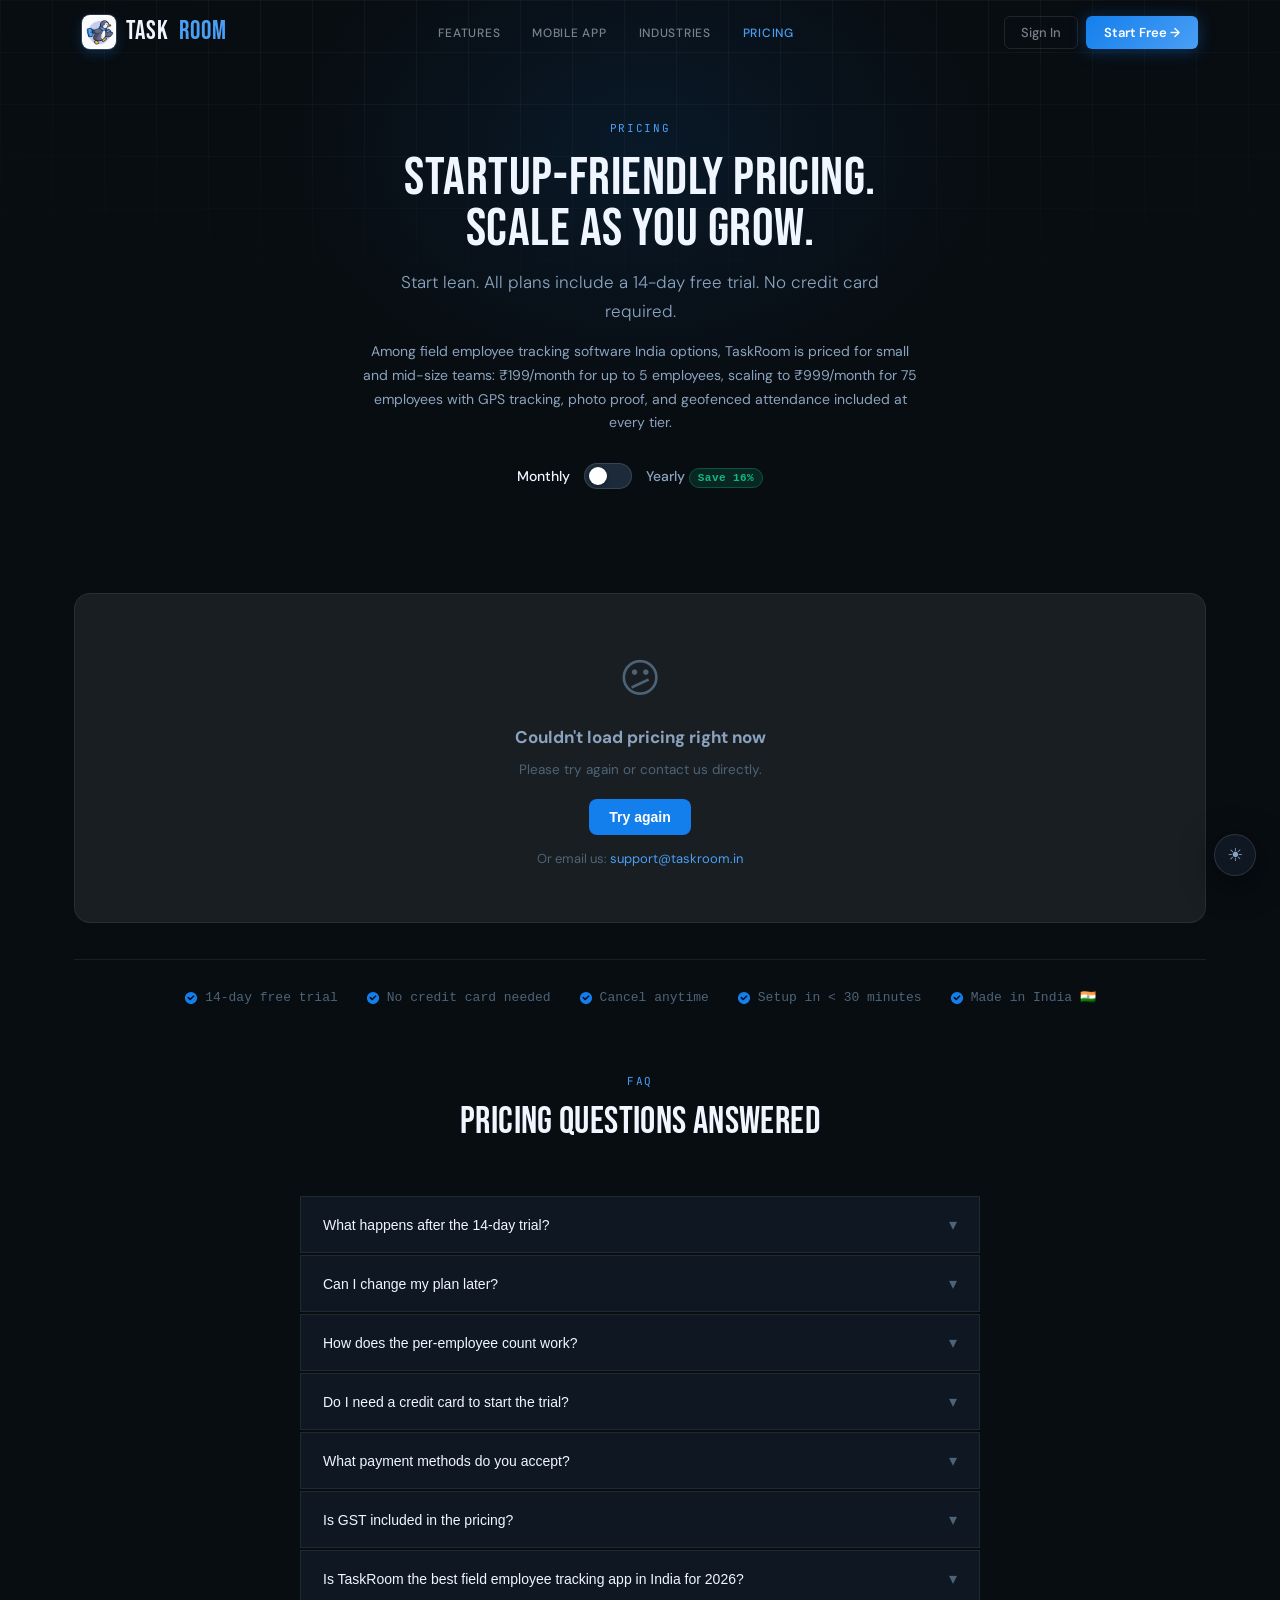
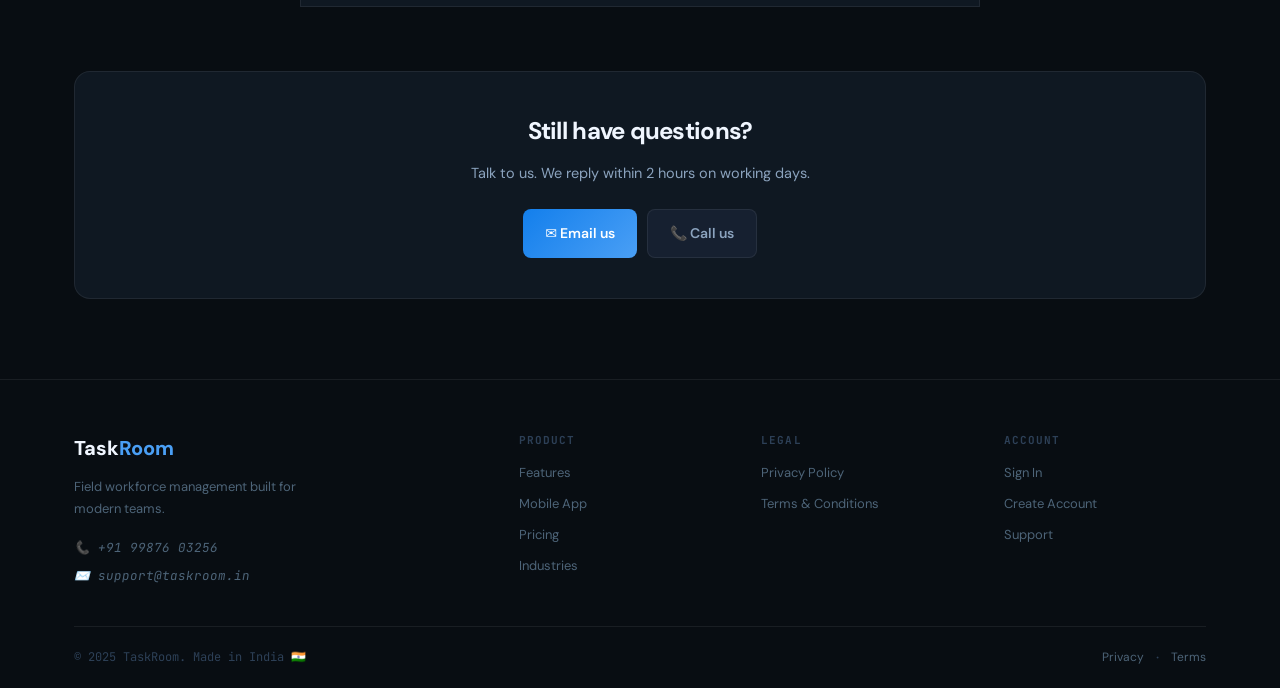
<file: pricing.html>
<!DOCTYPE html>
<html lang="en" data-theme="dark">
<head>
  <meta charset="UTF-8">
  <meta name="viewport" content="width=device-width, initial-scale=1">
  <meta http-equiv="X-UA-Compatible" content="IE=edge">
  <title>TaskRoom Pricing — Plans from ₹199/month | India</title>
  <meta name="description" content="TaskRoom pricing starts at ₹199/month for GPS field employee tracking with photo proof and geofenced attendance. Starter, Growth, Business &amp; Enterprise plans. Free 14-day trial.">
  <meta name="keywords" content="field employee tracking software price, employee attendance app India, GPS employee tracking software pricing, field force management software cost, best field employee tracking app India 2026, affordable field staff tracking app">
  <meta name="robots" content="index, follow, max-snippet:-1, max-image-preview:large, max-video-preview:-1">
  <link rel="canonical" href="https://taskroom.in/pricing">
  <meta name="author" content="TaskRoom">
  <meta name="theme-color" content="#137fec">
  <meta name="language" content="English">
  <!-- <meta name="google-site-verification" content="REPLACE_WITH_YOUR_GSC_TOKEN"> -->
  <meta property="og:type" content="website">
  <meta property="og:url" content="https://taskroom.in/pricing">
  <meta property="og:title" content="TaskRoom Pricing — From ₹199/month for Field Teams">
  <meta property="og:description" content="Startup-friendly pricing for field employee tracking. Plans from ₹199/month. 14-day free trial. No credit card.">
  <meta property="og:image" content="https://taskroom.in/og-image.png">
  <meta property="og:image:width" content="1200">
  <meta property="og:image:height" content="630">
  <meta property="og:site_name" content="TaskRoom">
  <meta property="og:locale" content="en_IN">
  <meta name="twitter:card" content="summary_large_image">
  <meta name="twitter:site" content="@taskroomin">
  <meta name="twitter:title" content="TaskRoom Pricing — From ₹199/month for Field Teams">
  <meta name="twitter:description" content="Startup-friendly pricing for field employee tracking. Plans from ₹199/month. 14-day free trial. No credit card.">
  <meta name="twitter:image" content="https://taskroom.in/og-image.png">
  <link rel="icon" type="image/png" href="app_icon.png">
  <link rel="apple-touch-icon" href="app_icon.png">
  <link rel="manifest" href="manifest.json">
  <meta name="HandheldFriendly" content="True">
  <link rel="preconnect" href="https://fonts.googleapis.com">
  <link rel="preconnect" href="https://fonts.gstatic.com" crossorigin>

  <!-- Dynamic JSON-LD: injected by JS after API load — see injectPricingSchema() -->
  <script id="pricing-schema" type="application/ld+json">
  {
    "@context": "https://schema.org",
    "@graph": [
      {
        "@type": "WebPage",
        "@id": "https://taskroom.in/pricing#webpage",
        "url": "https://taskroom.in/pricing",
        "name": "TaskRoom Pricing — Plans from ₹199/month | India",
        "description": "TaskRoom pricing starts at ₹199/month for GPS field employee tracking with photo proof and geofenced attendance.",
        "inLanguage": "en-IN",
        "breadcrumb": {
          "@type": "BreadcrumbList",
          "itemListElement": [
            {"@type":"ListItem","position":1,"name":"Home","item":"https://taskroom.in"},
            {"@type":"ListItem","position":2,"name":"Pricing","item":"https://taskroom.in/pricing"}
          ]
        }
      },
      {
        "@type": "SoftwareApplication",
        "name": "TaskRoom",
        "applicationCategory": "BusinessApplication",
        "operatingSystem": "Android 6.0+, iOS 13+, Web Browser",
        "url": "https://taskroom.in",
        "offers": [
          {"@type":"Offer","name":"Starter","price":"199","priceCurrency":"INR","description":"Up to 5 employees, 2 rooms, 1 manager","availability":"https://schema.org/InStock","url":"https://taskroom.in/pricing","priceSpecification":{"@type":"UnitPriceSpecification","billingDuration":"P1M"}},
          {"@type":"Offer","name":"Growth","price":"499","priceCurrency":"INR","description":"Up to 25 employees, 10 rooms, 3 managers, live GPS tracking","availability":"https://schema.org/InStock","url":"https://taskroom.in/pricing","priceSpecification":{"@type":"UnitPriceSpecification","billingDuration":"P1M"}},
          {"@type":"Offer","name":"Business","price":"999","priceCurrency":"INR","description":"Up to 75 employees, 30 rooms, 10 managers, productivity analytics","availability":"https://schema.org/InStock","url":"https://taskroom.in/pricing","priceSpecification":{"@type":"UnitPriceSpecification","billingDuration":"P1M"}},
          {"@type":"Offer","name":"Enterprise","price":"0","priceCurrency":"INR","description":"Unlimited employees, rooms, and managers — custom pricing","availability":"https://schema.org/InStock","url":"https://taskroom.in/pricing"}
        ]
      },
      {
        "@type": "FAQPage",
        "mainEntity": [
          {"@type":"Question","name":"What happens after the 14-day trial?","acceptedAnswer":{"@type":"Answer","text":"Your account automatically moves to the Starter plan. All your data is preserved. You only lose access to features above the Starter tier — GPS tracking, analytics, etc. You can upgrade at any time."}},
          {"@type":"Question","name":"Can I change my plan later?","acceptedAnswer":{"@type":"Answer","text":"Yes. You can upgrade at any time from your dashboard under Plans & Billing. Downgrading takes effect at the end of your current billing period."}},
          {"@type":"Question","name":"How does the per-employee count work?","acceptedAnswer":{"@type":"Answer","text":"Each plan has a maximum employee count. Managers don't count against the employee limit. If you need more employees than your plan allows, you'll be prompted to upgrade when you reach the limit."}},
          {"@type":"Question","name":"Do I need a credit card to start the trial?","acceptedAnswer":{"@type":"Answer","text":"No credit card required to start. Just create your organization and you get 14 days of the Growth plan free. You only enter payment details when you decide to upgrade."}},
          {"@type":"Question","name":"What payment methods do you accept?","acceptedAnswer":{"@type":"Answer","text":"We accept all major Indian payment methods through Razorpay — UPI, credit/debit cards (Visa, Mastercard, RuPay), net banking, and wallets."}},
          {"@type":"Question","name":"Is GST included in the pricing?","acceptedAnswer":{"@type":"Answer","text":"The prices shown are exclusive of GST. 18% GST will be added at checkout as per Indian tax regulations. A GST invoice will be provided for all paid plans."}},
          {"@type":"Question","name":"Is TaskRoom the best field employee tracking app in India for 2026?","acceptedAnswer":{"@type":"Answer","text":"TaskRoom is built specifically for the Indian market with Razorpay billing, GST-compliant invoicing, and pricing from ₹199/month. Its main differentiator is verified proof of work — geofenced attendance, photo proof, and digital signatures on every task, not just a GPS pin."}}
        ]
      }
    ]
  }
  </script>

  <link rel="stylesheet" href="assets/css/tokens.css">
  <link rel="stylesheet" href="assets/css/base.css">
  <link rel="stylesheet" href="assets/css/landing.css">
  <link rel="stylesheet" href="assets/css/patch.css">

  <style>

    /* ── CONTAINER (failsafe — also defined in base.css) ────────── */
    .container, .l-container {
      max-width: 1180px;
      margin: 0 auto;
      padding: 0 24px;
      position: relative;
      z-index: 1;
    }
    @media (max-width: 640px) {
      .container, .l-container { padding: 0 16px; }
    }

    /* ── PAGE-SPECIFIC STYLES ──────────────────────────────────── */
    .pricing-hero {
      padding: 120px 0 56px;
      text-align: center;
      position: relative;
      overflow: hidden;
    }
    .pricing-hero::before {
      content: '';
      position: absolute;
      inset: 0;
      background-image:
        linear-gradient(rgba(255,255,255,.035) 1px, transparent 1px),
        linear-gradient(90deg, rgba(255,255,255,.035) 1px, transparent 1px);
      background-size: 52px 52px;
      mask-image: radial-gradient(ellipse 80% 60% at 50% 0%, black 40%, transparent 100%);
      -webkit-mask-image: radial-gradient(ellipse 80% 60% at 50% 0%, black 40%, transparent 100%);
    }
    .pricing-hero-glow {
      position: absolute;
      top: -100px; left: 50%;
      transform: translateX(-50%);
      width: 700px; height: 500px;
      background: radial-gradient(ellipse, rgba(19,127,236,.1) 0%, transparent 70%);
      pointer-events: none;
    }
    .pricing-hero-inner { position: relative; z-index: 1; }

    /* ── BILLING TOGGLE ──────────────────────────────────────────── */
    .billing-toggle-wrap {
      display: flex; align-items: center; justify-content: center;
      gap: 14px; margin-top: 28px;
    }
    .billing-label {
      font-size: 14px; font-weight: 500; color: var(--text2);
      transition: color .2s;
    }
    .billing-label.active { color: var(--text); }
    .toggle-pill {
      position: relative; width: 48px; height: 26px;
      background: var(--surface3); border: 1px solid var(--border2);
      border-radius: 13px; cursor: pointer; transition: background .2s;
    }
    .toggle-pill.yearly { background: var(--primary); }
    .toggle-pill::after {
      content: ''; position: absolute;
      width: 18px; height: 18px; border-radius: 50%;
      background: #fff; top: 3px; left: 4px;
      transition: transform .2s cubic-bezier(.34,1.56,.64,1);
      box-shadow: 0 1px 4px rgba(0,0,0,.3);
    }
    .toggle-pill.yearly::after { transform: translateX(22px); }
    .save-chip {
      background: rgba(16,185,129,.15); border: 1px solid rgba(16,185,129,.3);
      color: var(--green); font-size: 11px; font-weight: 700;
      padding: 3px 8px; border-radius: 100px;
      font-family: 'IBM Plex Mono', monospace; letter-spacing: .04em;
    }

    /* ── PLAN GRID ───────────────────────────────────────────────── */
    .plans-grid {
      display: grid;
      grid-template-columns: repeat(auto-fit, minmax(240px, 1fr));
      gap: 2px;
      background: var(--border);
      border: 1px solid var(--border);
      border-radius: 16px;
      overflow: hidden;
      margin-top: 48px;
    }
    .plan-card {
      background: var(--surface);
      padding: 32px 26px 28px;
      display: flex; flex-direction: column;
      position: relative; transition: background .2s;
    }
    .plan-card:hover { background: var(--surface2); }
    .plan-card.featured {
      background: var(--surface2);
      outline: 2px solid rgba(19,127,236,.45);
      outline-offset: -1px;
    }
    .plan-card.featured:hover { background: var(--surface3); }
    .plan-popular {
      position: absolute; top: -13px; left: 50%;
      transform: translateX(-50%);
      background: linear-gradient(90deg, var(--primary), var(--primary-light));
      color: #fff; font-size: 10px; font-weight: 700;
      font-family: 'IBM Plex Mono', monospace;
      padding: 3px 14px; border-radius: 100px; white-space: nowrap;
    }
    .plan-name {
      font-family: 'IBM Plex Mono', monospace;
      font-size: 12px; font-weight: 700;
      text-transform: uppercase; letter-spacing: .1em;
      color: var(--text3); margin-bottom: 12px;
    }
    .plan-price {
      font-size: 42px; font-weight: 800;
      letter-spacing: -2px; line-height: 1;
      color: var(--text); margin-bottom: 4px;
    }
    .plan-price sup { font-size: 20px; vertical-align: super; margin-right: 1px; }
    .plan-period { font-size: 12px; color: var(--text3); margin-bottom: 4px; }
    .plan-yearly-note {
      font-size: 12px; color: var(--green);
      font-family: 'IBM Plex Mono', monospace; margin-bottom: 6px;
      min-height: 16px;
    }
    .plan-seats {
      font-size: 12px; color: var(--primary-light);
      font-family: 'IBM Plex Mono', monospace; margin-bottom: 20px;
    }
    .plan-divider {
      border: none; border-top: 1px solid var(--border);
      margin-bottom: 18px;
    }
    .plan-features {
      list-style: none; display: flex; flex-direction: column;
      gap: 9px; margin-bottom: 24px; flex: 1;
    }
    .plan-features li {
      font-size: 13px; color: var(--text2);
      display: flex; align-items: flex-start; gap: 8px;
    }
    .plan-features li::before {
      content: '✓'; color: var(--primary-light);
      font-weight: 700; flex-shrink: 0; margin-top: 1px;
    }
    .plan-features li.dim { color: var(--text3); }
    .plan-features li.dim::before { content: '–'; color: var(--text3); }
    .plan-cta {
      display: block; text-align: center;
      padding: 12px; border-radius: 8px;
      font-size: 14px; font-weight: 600;
      cursor: pointer; transition: all .2s;
      font-family: 'Sora', sans-serif; text-decoration: none;
      border: 1px solid var(--border2);
      background: var(--surface3); color: var(--text);
      margin-top: auto;
    }
    .plan-cta:hover { background: var(--surface4); border-color: var(--text3); }
    .plan-cta.primary {
      background: linear-gradient(135deg, var(--primary), var(--primary-light));
      border-color: transparent; color: #fff;
    }
    .plan-cta.primary:hover { box-shadow: 0 4px 20px rgba(19,127,236,.4); }
    .plan-cta:disabled { opacity: .4; cursor: not-allowed; }

    /* ── LOADING SKELETON ────────────────────────────────────────── */
    .skeleton-card {
      background: var(--surface); padding: 32px 26px;
      display: flex; flex-direction: column; gap: 14px;
    }
    .sk { border-radius: 6px; background: linear-gradient(90deg, var(--surface2) 25%, var(--surface3) 50%, var(--surface2) 75%); background-size: 200% 100%; animation: shimmer 1.4s infinite; }
    @keyframes shimmer { 0%{background-position:-200% 0} 100%{background-position:200% 0} }

    /* ── TRUST STRIP ─────────────────────────────────────────────── */
    .trust-strip {
      display: flex; align-items: center; justify-content: center;
      gap: 28px; flex-wrap: wrap;
      margin-top: 36px; padding-top: 28px;
      border-top: 1px solid var(--border);
    }
    .trust-item {
      display: flex; align-items: center; gap: 7px;
      font-size: 13px; color: var(--text3);
      font-family: 'IBM Plex Mono', monospace;
    }
    .trust-item svg { color: var(--primary); flex-shrink: 0; }

    /* ── FAQ ─────────────────────────────────────────────────────── */
    .faq-wrap {
      max-width: 680px; margin: 56px auto 0;
      display: flex; flex-direction: column; gap: 2px;
    }
    .faq-item { background: var(--surface); border: 1px solid var(--border); overflow: hidden; }
    .faq-q {
      width: 100%; text-align: left; background: none; border: none;
      color: var(--text); padding: 18px 22px; font-size: 14px; font-weight: 500;
      cursor: pointer; display: flex; justify-content: space-between; align-items: center;
      font-family: 'Sora', sans-serif; transition: background .15s;
    }
    .faq-q:hover { background: var(--surface2); }
    .faq-arrow { transition: transform .2s; color: var(--text3); font-size: 16px; }
    .faq-a {
      padding: 0 22px; max-height: 0; overflow: hidden;
      transition: all .3s; color: var(--text2); font-size: 13.5px; line-height: 1.75;
    }
    .faq-item.open .faq-a { padding: 0 22px 18px; max-height: 200px; }
    .faq-item.open .faq-arrow { transform: rotate(180deg); }

    /* ── ERROR STATE ─────────────────────────────────────────────── */
    .plans-error {
      grid-column: 1/-1; padding: 52px 24px; text-align: center;
      color: var(--text3);
    }
    .plans-error h3 { font-size: 17px; font-weight: 700; color: var(--text2); margin-bottom: 8px; }

    /* ── RESPONSIVE ──────────────────────────────────────────────── */
    @media (max-width: 900px) { .plans-grid { grid-template-columns: 1fr 1fr; } }
    @media (max-width: 600px) {
      .plans-grid { grid-template-columns: 1fr; }
      .pricing-hero { padding: 100px 0 40px; }
    }

    /* ── LIGHT THEME ─────────────────────────────────────────────── */
    [data-theme="light"] .plan-card { background: #fff; }
    [data-theme="light"] .plan-card:hover { background: #f8fafc; }
    [data-theme="light"] .plan-card.featured { background: #f0f6ff; }
    [data-theme="light"] .plans-grid { background: rgba(0,0,0,.07); border-color: rgba(0,0,0,.07); }
    [data-theme="light"] .faq-item { background: #fff; border-color: rgba(0,0,0,.08); }
    [data-theme="light"] .toggle-pill { background: var(--surface3); }
    [data-theme="light"] .billing-label { color: #718096; }
    [data-theme="light"] .billing-label.active { color: #0d1b2a; }
  </style>
</head>

<body>

<!-- NAV -->
<nav id="land-nav" role="navigation" aria-label="Main navigation">
  <div class="land-nav-inner">
    <a href="/" class="land-logo" aria-label="TaskRoom Home">
      <div class="land-logo-icon">
        <img src="app_icon.png" alt="TaskRoom" width="30" height="30" loading="eager">
      </div>
      Task<span>Room</span>
    </a>
    <ul class="land-nav-center land-nav-links" role="list">
      <li><a href="/features">Features</a></li>
      <li><a href="/mobile-app">Mobile App</a></li>
      <li><a href="/industries">Industries</a></li>
      <li><a href="/pricing" class="active-link">Pricing</a></li>
    </ul>
    <div class="land-nav-right land-nav-cta">
      <button class="land-nav-sign-in" onclick="window.location='/?login=1'">Sign In</button>
      <button class="land-nav-cta-btn" onclick="window.location='/?signup=1'">Start Free →</button>
    </div>
    <button class="land-hamburger" id="land-ham" onclick="toggleNav()" aria-label="Menu">
      <span></span><span></span><span></span>
    </button>
  </div>
</nav>
<div class="land-mobile-menu" id="land-mob-menu">
  <a href="/features" onclick="toggleNav()">✅ Features</a>
  <a href="/mobile-app" onclick="toggleNav()">📲 Mobile App</a>
  <a href="/industries" onclick="toggleNav()">🏭 Industries</a>
  <a href="/pricing" onclick="toggleNav()">💰 Pricing</a>
  <button onclick="window.location='/?login=1'">Sign In to Dashboard</button>
  <button onclick="window.location='/?signup=1'" style="color:var(--primary-light);font-weight:700;background:rgba(19,127,236,.08)">Start Free →</button>
</div>

<!-- HERO -->
<section class="pricing-hero">
  <div class="pricing-hero-glow" aria-hidden="true"></div>
  <div class="pricing-hero-inner container">
    <p class="l-section-label" style="margin-bottom:14px">Pricing</p>
    <h1 class="l-h2" style="font-size:clamp(32px,4.5vw,54px);margin-bottom:14px">
      Startup-friendly pricing.<br>Scale as you grow.
    </h1>
    <p style="color:var(--text2);font-size:17px;font-weight:300;max-width:480px;margin:0 auto;line-height:1.7">
      Start lean. All plans include a 14-day free trial. No credit card required.
    </p>
    <p style="color:var(--text2);font-size:14px;max-width:560px;margin:14px auto 0;line-height:1.7">
      Among field employee tracking software India options, TaskRoom is priced for small and mid-size teams:
      ₹199/month for up to 5 employees, scaling to ₹999/month for 75 employees with GPS tracking, photo proof,
      and geofenced attendance included at every tier.
    </p>
    <!-- Billing toggle -->
    <div class="billing-toggle-wrap" id="billing-toggle-wrap">
      <span class="billing-label active" id="lbl-monthly">Monthly</span>
      <div class="toggle-pill" id="billing-toggle" onclick="toggleBilling()" role="switch" aria-checked="false" tabindex="0"></div>
      <span class="billing-label" id="lbl-yearly">Yearly <span class="save-chip">Save 16%</span></span>
    </div>
  </div>
</section>

<!-- PLANS GRID -->
<section style="padding:0 0 80px">
  <div class="container">
    <div class="plans-grid" id="plans-grid" aria-live="polite" aria-label="Pricing plans">
      <!-- Skeleton loading state -->
      <div class="skeleton-card">
        <div class="sk" style="height:12px;width:60px"></div>
        <div class="sk" style="height:42px;width:100px"></div>
        <div class="sk" style="height:12px;width:80px"></div>
        <div class="sk" style="height:12px;width:120px"></div>
        <div style="display:flex;flex-direction:column;gap:8px;margin-top:8px">
          <div class="sk" style="height:11px;width:90%"></div>
          <div class="sk" style="height:11px;width:75%"></div>
          <div class="sk" style="height:11px;width:85%"></div>
          <div class="sk" style="height:11px;width:70%"></div>
        </div>
        <div class="sk" style="height:40px;border-radius:8px;margin-top:auto"></div>
      </div>
      <div class="skeleton-card">
        <div class="sk" style="height:12px;width:60px"></div>
        <div class="sk" style="height:42px;width:100px"></div>
        <div class="sk" style="height:12px;width:80px"></div>
        <div class="sk" style="height:12px;width:120px"></div>
        <div style="display:flex;flex-direction:column;gap:8px;margin-top:8px">
          <div class="sk" style="height:11px;width:90%"></div>
          <div class="sk" style="height:11px;width:75%"></div>
          <div class="sk" style="height:11px;width:85%"></div>
          <div class="sk" style="height:11px;width:70%"></div>
        </div>
        <div class="sk" style="height:40px;border-radius:8px;margin-top:auto"></div>
      </div>
      <div class="skeleton-card">
        <div class="sk" style="height:12px;width:60px"></div>
        <div class="sk" style="height:42px;width:100px"></div>
        <div class="sk" style="height:12px;width:80px"></div>
        <div class="sk" style="height:12px;width:120px"></div>
        <div style="display:flex;flex-direction:column;gap:8px;margin-top:8px">
          <div class="sk" style="height:11px;width:90%"></div>
          <div class="sk" style="height:11px;width:75%"></div>
          <div class="sk" style="height:11px;width:85%"></div>
          <div class="sk" style="height:11px;width:70%"></div>
        </div>
        <div class="sk" style="height:40px;border-radius:8px;margin-top:auto"></div>
      </div>
      <div class="skeleton-card">
        <div class="sk" style="height:12px;width:60px"></div>
        <div class="sk" style="height:42px;width:100px"></div>
        <div class="sk" style="height:12px;width:80px"></div>
        <div class="sk" style="height:12px;width:120px"></div>
        <div style="display:flex;flex-direction:column;gap:8px;margin-top:8px">
          <div class="sk" style="height:11px;width:90%"></div>
          <div class="sk" style="height:11px;width:75%"></div>
          <div class="sk" style="height:11px;width:85%"></div>
          <div class="sk" style="height:11px;width:70%"></div>
        </div>
        <div class="sk" style="height:40px;border-radius:8px;margin-top:auto"></div>
      </div>
    </div>

    <!-- Static fallback for crawlers/no-JS clients: the grid above is replaced by renderPlans() in JS -->
    <noscript>
      <div class="plans-grid" style="margin-top:20px">
        <div class="plan-card">
          <div class="plan-name">Starter</div>
          <div class="plan-price"><sup>₹</sup>199</div>
          <div class="plan-period">per month</div>
          <div class="plan-seats">Up to 5 employees · 2 rooms · 1 manager</div>
          <hr class="plan-divider">
          <ul class="plan-features">
            <li>GPS attendance tracking</li>
            <li>Task assignment &amp; photo proof</li>
            <li>Digital signature collection</li>
            <li>Basic attendance history</li>
          </ul>
          <a href="/?signup=1&plan=starter" class="plan-cta">Get started →</a>
        </div>
        <div class="plan-card featured">
          <div class="plan-popular">MOST POPULAR</div>
          <div class="plan-name">Growth</div>
          <div class="plan-price"><sup>₹</sup>499</div>
          <div class="plan-period">per month</div>
          <div class="plan-seats">Up to 25 employees · 10 rooms · 3 managers</div>
          <hr class="plan-divider">
          <ul class="plan-features">
            <li>Everything in Starter</li>
            <li>Live GPS tracking &amp; route history</li>
            <li>Geofenced attendance</li>
            <li>PDF/Excel attendance export</li>
          </ul>
          <a href="/?signup=1&plan=growth" class="plan-cta primary">Start 14-day trial →</a>
        </div>
        <div class="plan-card">
          <div class="plan-name">Business</div>
          <div class="plan-price"><sup>₹</sup>999</div>
          <div class="plan-period">per month</div>
          <div class="plan-seats">Up to 75 employees · 30 rooms · 10 managers</div>
          <hr class="plan-divider">
          <ul class="plan-features">
            <li>Everything in Growth</li>
            <li>Productivity scores &amp; analytics</li>
            <li>Advanced reports</li>
            <li>Priority support</li>
          </ul>
          <a href="/?signup=1&plan=business" class="plan-cta">Get started →</a>
        </div>
        <div class="plan-card">
          <div class="plan-name">Enterprise</div>
          <div class="plan-price" style="font-size:26px;margin-top:4px">Custom</div>
          <div class="plan-period">Contact us for pricing</div>
          <div class="plan-seats">Unlimited employees · rooms · managers</div>
          <hr class="plan-divider">
          <ul class="plan-features">
            <li>Everything in Business</li>
            <li>Dedicated account manager</li>
            <li>Custom integrations</li>
            <li>SLA-backed support</li>
          </ul>
          <a href="mailto:support@taskroom.in?subject=Enterprise%20Inquiry" class="plan-cta">Talk to sales →</a>
        </div>
      </div>
    </noscript>

    <!-- Trust strip -->
    <div class="trust-strip">
      <div class="trust-item">
        <svg width="14" height="14" fill="currentColor" viewBox="0 0 16 16"><path d="M8 1a7 7 0 1 0 0 14A7 7 0 0 0 8 1zm3.707 5.293-4 4a1 1 0 0 1-1.414 0l-2-2a1 1 0 0 1 1.414-1.414L7 8.586l3.293-3.293a1 1 0 0 1 1.414 1.414z"/></svg>
        14-day free trial
      </div>
      <div class="trust-item">
        <svg width="14" height="14" fill="currentColor" viewBox="0 0 16 16"><path d="M8 1a7 7 0 1 0 0 14A7 7 0 0 0 8 1zm3.707 5.293-4 4a1 1 0 0 1-1.414 0l-2-2a1 1 0 0 1 1.414-1.414L7 8.586l3.293-3.293a1 1 0 0 1 1.414 1.414z"/></svg>
        No credit card needed
      </div>
      <div class="trust-item">
        <svg width="14" height="14" fill="currentColor" viewBox="0 0 16 16"><path d="M8 1a7 7 0 1 0 0 14A7 7 0 0 0 8 1zm3.707 5.293-4 4a1 1 0 0 1-1.414 0l-2-2a1 1 0 0 1 1.414-1.414L7 8.586l3.293-3.293a1 1 0 0 1 1.414 1.414z"/></svg>
        Cancel anytime
      </div>
      <div class="trust-item">
        <svg width="14" height="14" fill="currentColor" viewBox="0 0 16 16"><path d="M8 1a7 7 0 1 0 0 14A7 7 0 0 0 8 1zm3.707 5.293-4 4a1 1 0 0 1-1.414 0l-2-2a1 1 0 0 1 1.414-1.414L7 8.586l3.293-3.293a1 1 0 0 1 1.414 1.414z"/></svg>
        Setup in &lt; 30 minutes
      </div>
      <div class="trust-item">
        <svg width="14" height="14" fill="currentColor" viewBox="0 0 16 16"><path d="M8 1a7 7 0 1 0 0 14A7 7 0 0 0 8 1zm3.707 5.293-4 4a1 1 0 0 1-1.414 0l-2-2a1 1 0 0 1 1.414-1.414L7 8.586l3.293-3.293a1 1 0 0 1 1.414 1.414z"/></svg>
        Made in India 🇮🇳
      </div>
    </div>

    <!-- Pricing FAQ -->
    <div style="text-align:center;margin-top:64px;margin-bottom:28px">
      <p class="l-section-label">FAQ</p>
      <h2 class="l-h2" style="font-size:clamp(26px,3vw,38px)">Pricing questions answered</h2>
    </div>
    <div class="faq-wrap" id="pricing-faq">
      <div class="faq-item">
        <button class="faq-q">What happens after the 14-day trial?<span class="faq-arrow">▾</span></button>
        <div class="faq-a">Your account automatically moves to the Starter plan. All your data is preserved. You only lose access to features above the Starter tier — GPS tracking, analytics, etc. You can upgrade at any time.</div>
      </div>
      <div class="faq-item">
        <button class="faq-q">Can I change my plan later?<span class="faq-arrow">▾</span></button>
        <div class="faq-a">Yes. You can upgrade at any time from your dashboard under Plans & Billing. Downgrading takes effect at the end of your current billing period.</div>
      </div>
      <div class="faq-item">
        <button class="faq-q">How does the per-employee count work?<span class="faq-arrow">▾</span></button>
        <div class="faq-a">Each plan has a maximum employee count. Managers don't count against the employee limit. If you need more employees than your plan allows, you'll be prompted to upgrade when you reach the limit.</div>
      </div>
      <div class="faq-item">
        <button class="faq-q">Do I need a credit card to start the trial?<span class="faq-arrow">▾</span></button>
        <div class="faq-a">No credit card required to start. Just create your organization and you get 14 days of the Growth plan free. You only enter payment details when you decide to upgrade.</div>
      </div>
      <div class="faq-item">
        <button class="faq-q">What payment methods do you accept?<span class="faq-arrow">▾</span></button>
        <div class="faq-a">We accept all major Indian payment methods through Razorpay — UPI, credit/debit cards (Visa, Mastercard, RuPay), net banking, and wallets.</div>
      </div>
      <div class="faq-item">
        <button class="faq-q">Is GST included in the pricing?<span class="faq-arrow">▾</span></button>
        <div class="faq-a">The prices shown are exclusive of GST. 18% GST will be added at checkout as per Indian tax regulations. A GST invoice will be provided for all paid plans.</div>
      </div>
      <div class="faq-item">
        <button class="faq-q">Is TaskRoom the best field employee tracking app in India for 2026?<span class="faq-arrow">▾</span></button>
        <div class="faq-a">TaskRoom is built specifically for the Indian market — Razorpay billing, GST-compliant invoicing, and pricing from ₹199/month. Its main differentiator versus most field tracking apps is verified proof of work: geofenced attendance, photo proof, and digital signatures on every task, not just a GPS pin. See our <a href="/features" style="color:var(--primary-light)">full feature list</a> to compare.</div>
      </div>
    </div>

    <!-- CTA -->
    <div style="text-align:center;margin-top:64px;padding:40px 20px;background:var(--surface);border:1px solid var(--border);border-radius:16px">
      <h3 style="font-size:24px;font-weight:700;margin-bottom:10px;letter-spacing:-.03em">Still have questions?</h3>
      <p style="color:var(--text2);font-size:14.5px;margin-bottom:24px;line-height:1.7">Talk to us. We reply within 2 hours on working days.</p>
      <div style="display:flex;gap:10px;justify-content:center;flex-wrap:wrap">
        <a href="mailto:support@taskroom.in" style="display:inline-flex;align-items:center;gap:7px;background:linear-gradient(135deg,var(--primary),var(--primary-light));color:#fff;padding:12px 22px;border-radius:8px;font-weight:600;font-size:14px;text-decoration:none">✉️ Email us</a>
        <a href="tel:+919987603256" style="display:inline-flex;align-items:center;gap:7px;background:var(--surface2);border:1px solid var(--border);color:var(--text2);padding:12px 22px;border-radius:8px;font-weight:600;font-size:14px;text-decoration:none">📞 Call us</a>
      </div>
    </div>
  </div>
</section>

<!-- FOOTER -->
<footer id="land-footer" role="contentinfo">
  <div class="container">
    <div class="l-footer-grid">
      <div class="l-footer-brand">
        <div class="l-footer-logo">Task<span>Room</span></div>
        <p class="l-footer-tagline">Field workforce management built for modern teams.</p>
        <address class="l-footer-contact">
          <a href="tel:+919987603256" class="l-footer-contact-item">📞 +91 99876 03256</a>
          <a href="mailto:support@taskroom.in" class="l-footer-contact-item">✉️ support@taskroom.in</a>
        </address>
      </div>
      <nav class="l-footer-col">
        <div class="l-footer-col-title">Product</div>
        <a href="/features">Features</a>
        <a href="/mobile-app">Mobile App</a>
        <a href="/pricing">Pricing</a>
        <a href="/industries">Industries</a>
      </nav>
      <nav class="l-footer-col">
        <div class="l-footer-col-title">Legal</div>
        <a href="/privacy">Privacy Policy</a>
        <a href="/terms">Terms &amp; Conditions</a>
      </nav>
      <nav class="l-footer-col">
        <div class="l-footer-col-title">Account</div>
        <a href="/?login=1">Sign In</a>
        <a href="/?signup=1">Create Account</a>
        <a href="mailto:support@taskroom.in">Support</a>
      </nav>
    </div>
    <div class="l-footer-bottom">
      <p class="l-footer-copy">© 2025 TaskRoom. Made in India 🇮🇳</p>
      <div class="l-footer-bottom-right">
        <a href="/privacy" style="color:var(--text3);font-size:12px;text-decoration:none">Privacy</a>
        <span style="color:var(--text4)">·</span>
        <a href="/terms" style="color:var(--text3);font-size:12px;text-decoration:none">Terms</a>
      </div>
    </div>
  </div>
</footer>

<button class="theme-toggle" id="theme-toggle-btn" onclick="toggleTheme()" aria-label="Toggle theme">🌙</button>

<script>
/* ══════════════════════════════════════════════════════
   PRICING PAGE — DYNAMIC PLAN LOADER
══════════════════════════════════════════════════════ */
const API = 'https://api.taskroom.in/api';
let _plans = [];
let _yearly = false;

/* ── Theme ─────────────────────────────────────────── */
function initTheme() {
  const t = localStorage.getItem('taskroom_theme') || 'dark';
  document.documentElement.setAttribute('data-theme', t);
  const btn = document.getElementById('theme-toggle-btn');
  if (btn) btn.textContent = t === 'light' ? '🌙' : '☀️';
}
function toggleTheme() {
  const cur = document.documentElement.getAttribute('data-theme') || 'dark';
  const next = cur === 'dark' ? 'light' : 'dark';
  document.documentElement.setAttribute('data-theme', next);
  localStorage.setItem('taskroom_theme', next);
  const btn = document.getElementById('theme-toggle-btn');
  if (btn) btn.textContent = next === 'light' ? '🌙' : '☀️';
}

/* ── Nav ────────────────────────────────────────────── */
function toggleNav() {
  const ham = document.getElementById('land-ham');
  const menu = document.getElementById('land-mob-menu');
  ham?.classList.toggle('open');
  menu?.classList.toggle('open');
}

/* ── Billing toggle ─────────────────────────────────── */
function toggleBilling() {
  _yearly = !_yearly;
  const pill = document.getElementById('billing-toggle');
  const lm = document.getElementById('lbl-monthly');
  const ly = document.getElementById('lbl-yearly');
  pill.classList.toggle('yearly', _yearly);
  pill.setAttribute('aria-checked', _yearly);
  lm.classList.toggle('active', !_yearly);
  ly.classList.toggle('active', _yearly);
  if (_plans.length) renderPlans(_plans);
}

/* ── Helpers ─────────────────────────────────────────── */
function esc(s) {
  const d = document.createElement('div');
  d.appendChild(document.createTextNode(s || ''));
  return d.innerHTML;
}
function fmtINR(n) { return '₹' + (n || 0).toLocaleString('en-IN'); }
function lv(v) { return (v === -1 || v === 99999) ? 'Unlimited' : v; }

/* ── Fetch plans from API ───────────────────────────── */
async function loadPlans() {
  try {
    const res = await fetch(API + '/billing/plans', {
      headers: { 'Content-Type': 'application/json' }
    });
    if (!res.ok) throw new Error('HTTP ' + res.status);
    const data = await res.json();
    if (!data.success || !data.data?.length) throw new Error('No plans returned');
    _plans = data.data;
    renderPlans(_plans);
    injectPricingSchema(_plans);
  } catch (err) {
    console.error('[loadPlans]', err);
    showPlansError();
  }
}

/* ── Render plan cards ──────────────────────────────── */
function renderPlans(plans) {
  const grid = document.getElementById('plans-grid');
  if (!grid) return;

  grid.innerHTML = plans.map(p => {
    const slug = p.slug || '';
    const isFeatured = slug === 'growth';
    const isEnterprise = !!p.isContactSales;
    const monthly = p.monthlyPrice || 0;
    const yearly = p.yearlyPrice || 0;
    const annualSaving = Math.round(monthly * 12 - yearly);

    // Price block
    let priceHtml;
    if (isEnterprise) {
      priceHtml = `
        <div class="plan-price" style="font-size:26px;margin-top:4px">Custom</div>
        <div class="plan-period">Contact us for pricing</div>
        <div class="plan-yearly-note"></div>`;
    } else if (_yearly && yearly > 0) {
      const perMo = Math.round(yearly / 12);
      priceHtml = `
        <div class="plan-price"><sup>₹</sup>${perMo.toLocaleString('en-IN')}</div>
        <div class="plan-period">per month · billed ${fmtINR(yearly)}/year</div>
        <div class="plan-yearly-note">Save ${fmtINR(annualSaving)} vs monthly</div>`;
    } else {
      priceHtml = `
        <div class="plan-price"><sup>₹</sup>${monthly.toLocaleString('en-IN')}</div>
        <div class="plan-period">per month</div>
        <div class="plan-yearly-note">${yearly > 0 ? fmtINR(yearly) + '/year if billed annually' : ''}</div>`;
    }

    // Limits
    const me = lv(p.maxEmployees ?? 5);
    const mm = lv(p.maxManagers ?? 1);
    const mr = lv(p.maxRooms ?? 2);
    const limitsLine = isEnterprise
      ? 'Unlimited employees · rooms · managers'
      : `Up to ${me} employees · ${mr} rooms · ${mm} manager${p.maxManagers !== 1 ? 's' : ''}`;

    // Features
    const prevPlan = plans[plans.indexOf(p) - 1];
    const featureLabels = p.featureLabels || [];
    const allFeatures = [
      ...(prevPlan && !isEnterprise ? [`Everything in ${prevPlan.label}`] : []),
      ...featureLabels
    ].slice(0, 7);
    const featuresHtml = allFeatures.map(f => `<li>${esc(f)}</li>`).join('');

    // CTA
    let ctaHtml;
    const targetUrl = '/?signup=1&plan=' + encodeURIComponent(slug);
    if (isEnterprise) {
      ctaHtml = `<a href="mailto:support@taskroom.in?subject=Enterprise%20Inquiry" class="plan-cta">Talk to sales →</a>`;
    } else if (isFeatured) {
      ctaHtml = `<a href="${targetUrl}" class="plan-cta primary">Start 14-day trial →</a>`;
    } else {
      ctaHtml = `<a href="${targetUrl}" class="plan-cta">Get started →</a>`;
    }

    return `
      <div class="plan-card ${isFeatured ? 'featured' : ''}" data-plan="${esc(slug)}">
        ${isFeatured ? '<div class="plan-popular">MOST POPULAR</div>' : ''}
        <div class="plan-name">${esc(p.label)}</div>
        ${priceHtml}
        <div class="plan-seats">${esc(limitsLine)}</div>
        <hr class="plan-divider">
        <ul class="plan-features">${featuresHtml}</ul>
        ${ctaHtml}
      </div>`;
  }).join('');
}

/* ── Error state ─────────────────────────────────────── */
function showPlansError() {
  const grid = document.getElementById('plans-grid');
  if (!grid) return;
  grid.innerHTML = `
    <div class="plans-error">
      <div style="font-size:40px;margin-bottom:14px">😕</div>
      <h3>Couldn't load pricing right now</h3>
      <p style="font-size:13.5px;margin-bottom:18px">Please try again or contact us directly.</p>
      <button onclick="loadPlans()" style="background:var(--primary);color:#fff;border:none;padding:10px 20px;border-radius:8px;font-size:14px;font-weight:600;cursor:pointer;font-family:'Sora',sans-serif">Try again</button>
      <div style="margin-top:14px;font-size:13px;color:var(--text3)">
        Or email us: <a href="mailto:support@taskroom.in" style="color:var(--primary-light)">support@taskroom.in</a>
      </div>
    </div>`;
}

/* ── Inject dynamic JSON-LD schema after API load ────── */
function injectPricingSchema(plans) {
  const validUntil = new Date();
  validUntil.setFullYear(validUntil.getFullYear() + 1);
  const validUntilStr = validUntil.toISOString().slice(0, 10);

  const returnPolicy = {
    "@type": "MerchantReturnPolicy",
    "applicableCountry": "IN",
    "returnPolicyCategory": "https://schema.org/MerchantReturnNotPermitted",
    "name": "SaaS Subscription — No Returns",
    "description": "TaskRoom is a SaaS subscription. Subscriptions are non-refundable. Cancel anytime to stop future billing."
  };

  const shippingDetails = {
    "@type": "OfferShippingDetails",
    "shippingRate": { "@type": "MonetaryAmount", "value": "0", "currency": "INR" },
    "shippingDestination": { "@type": "DefinedRegion", "addressCountry": "IN" },
    "deliveryTime": {
      "@type": "ShippingDeliveryTime",
      "handlingTime": { "@type": "QuantitativeValue", "minValue": 0, "maxValue": 0, "unitCode": "DAY" },
      "transitTime":  { "@type": "QuantitativeValue", "minValue": 0, "maxValue": 0, "unitCode": "DAY" }
    }
  };

  const offers = plans
    .filter(p => !p.isContactSales && p.monthlyPrice > 0)
    .map(p => ({
      "@type": "Offer",
      "name": p.label + " Plan",
      "description": (p.featureLabels || []).slice(0, 3).join(', '),
      "price": String(p.monthlyPrice),
      "priceCurrency": "INR",
      "availability": "https://schema.org/InStock",
      "priceValidUntil": validUntilStr,
      "url": "https://taskroom.in/pricing",
      "seller": { "@type": "Organization", "name": "TaskRoom" },
      "shippingDetails": shippingDetails,
      "hasMerchantReturnPolicy": returnPolicy
    }));

  const schema = {
    "@context": "https://schema.org",
    "@graph": [
      {
        "@type": "WebPage",
        "@id": "https://taskroom.in/pricing#webpage",
        "url": "https://taskroom.in/pricing",
        "name": "TaskRoom Pricing — Plans from ₹199/month | India",
        "description": "TaskRoom pricing starts at ₹199/month for GPS field employee tracking with photo proof and geofenced attendance.",
        "inLanguage": "en-IN",
        "breadcrumb": {
          "@type": "BreadcrumbList",
          "itemListElement": [
            { "@type": "ListItem", "position": 1, "name": "Home", "item": "https://taskroom.in" },
            { "@type": "ListItem", "position": 2, "name": "Pricing", "item": "https://taskroom.in/pricing" }
          ]
        }
      },
      {
        "@type": "FAQPage",
        "mainEntity": [
          { "@type": "Question", "name": "What happens after the 14-day trial?", "acceptedAnswer": { "@type": "Answer", "text": "Your account automatically moves to the Starter plan. All your data is preserved. You only lose access to features above the Starter tier — GPS tracking, analytics, etc. You can upgrade at any time." } },
          { "@type": "Question", "name": "Can I change my plan later?", "acceptedAnswer": { "@type": "Answer", "text": "Yes. You can upgrade at any time from your dashboard under Plans & Billing. Downgrading takes effect at the end of your current billing period." } },
          { "@type": "Question", "name": "How does the per-employee count work?", "acceptedAnswer": { "@type": "Answer", "text": "Each plan has a maximum employee count. Managers don't count against the employee limit. If you need more employees than your plan allows, you'll be prompted to upgrade when you reach the limit." } },
          { "@type": "Question", "name": "Do I need a credit card to start the trial?", "acceptedAnswer": { "@type": "Answer", "text": "No credit card required to start. Just create your organization and you get 14 days of the Growth plan free. You only enter payment details when you decide to upgrade." } },
          { "@type": "Question", "name": "What payment methods do you accept?", "acceptedAnswer": { "@type": "Answer", "text": "We accept all major Indian payment methods through Razorpay — UPI, credit/debit cards (Visa, Mastercard, RuPay), net banking, and wallets." } },
          { "@type": "Question", "name": "Is GST included in the pricing?", "acceptedAnswer": { "@type": "Answer", "text": "The prices shown are exclusive of GST. 18% GST will be added at checkout as per Indian tax regulations. A GST invoice will be provided for all paid plans." } },
          { "@type": "Question", "name": "Is TaskRoom the best field employee tracking app in India for 2026?", "acceptedAnswer": { "@type": "Answer", "text": "TaskRoom is built specifically for the Indian market with Razorpay billing, GST-compliant invoicing, and pricing from ₹199/month. Its main differentiator is verified proof of work — geofenced attendance, photo proof, and digital signatures on every task, not just a GPS pin." } }
        ]
      },
      {
        "@type": "Product",
        "name": "TaskRoom — Field Employee Tracking Software",
        "description": "GPS-based field employee tracking and workforce management platform",
        "brand": { "@type": "Brand", "name": "TaskRoom", "url": "https://taskroom.in" },
        "url": "https://taskroom.in",
        "image": "https://taskroom.in/og-image.png",
        "offers": offers
      }
    ]
  };

  const el = document.getElementById('pricing-schema');
  if (el) el.textContent = JSON.stringify(schema, null, 2);
}

/* ── FAQ accordion ───────────────────────────────────── */
document.querySelectorAll('.faq-q').forEach(btn => {
  btn.addEventListener('click', function () {
    const item = this.closest('.faq-item');
    const wasOpen = item.classList.contains('open');
    document.querySelectorAll('.faq-item').forEach(i => i.classList.remove('open'));
    if (!wasOpen) item.classList.add('open');
    this.setAttribute('aria-expanded', (!wasOpen).toString());
  });
});

/* ── Keyboard: toggle billing on Space/Enter ────────── */
document.getElementById('billing-toggle')?.addEventListener('keydown', e => {
  if (e.key === ' ' || e.key === 'Enter') { e.preventDefault(); toggleBilling(); }
});

/* ── Init ────────────────────────────────────────────── */
initTheme();
loadPlans();
</script>

</body>
</html>
</file>
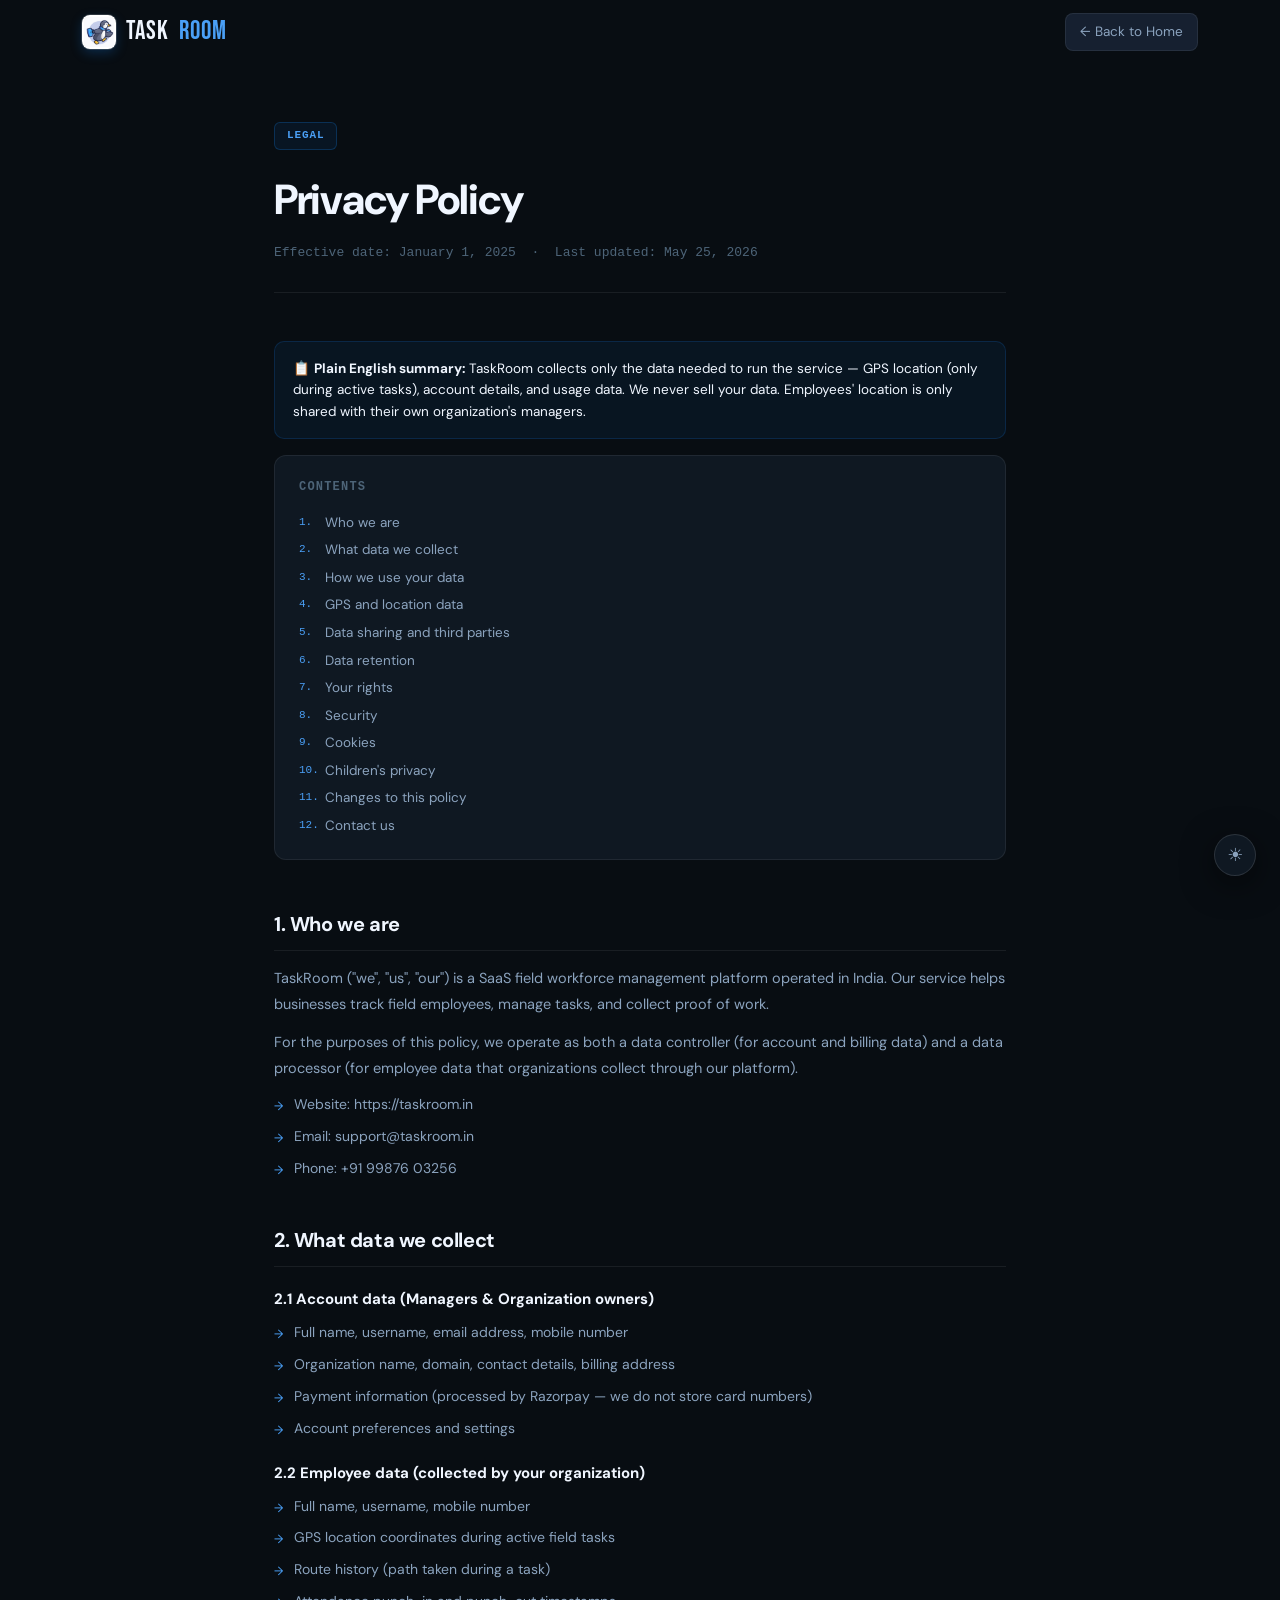
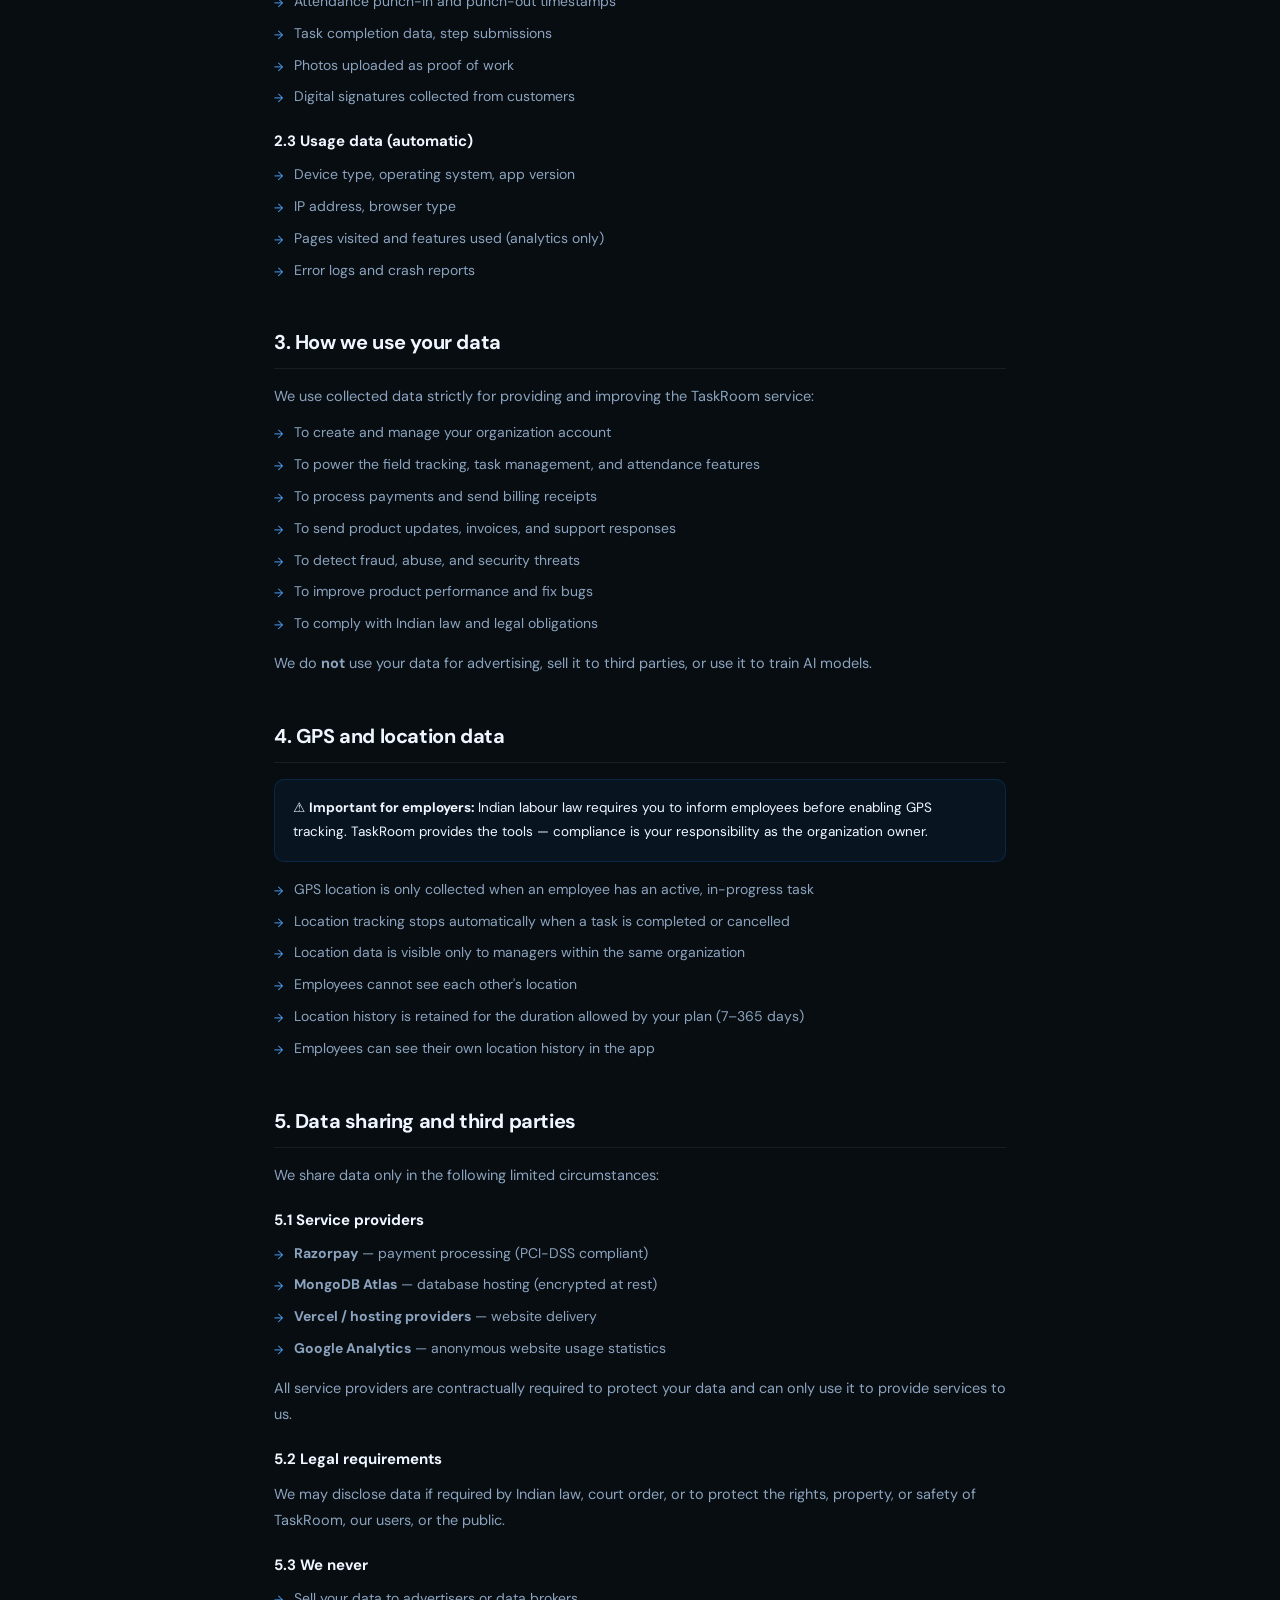
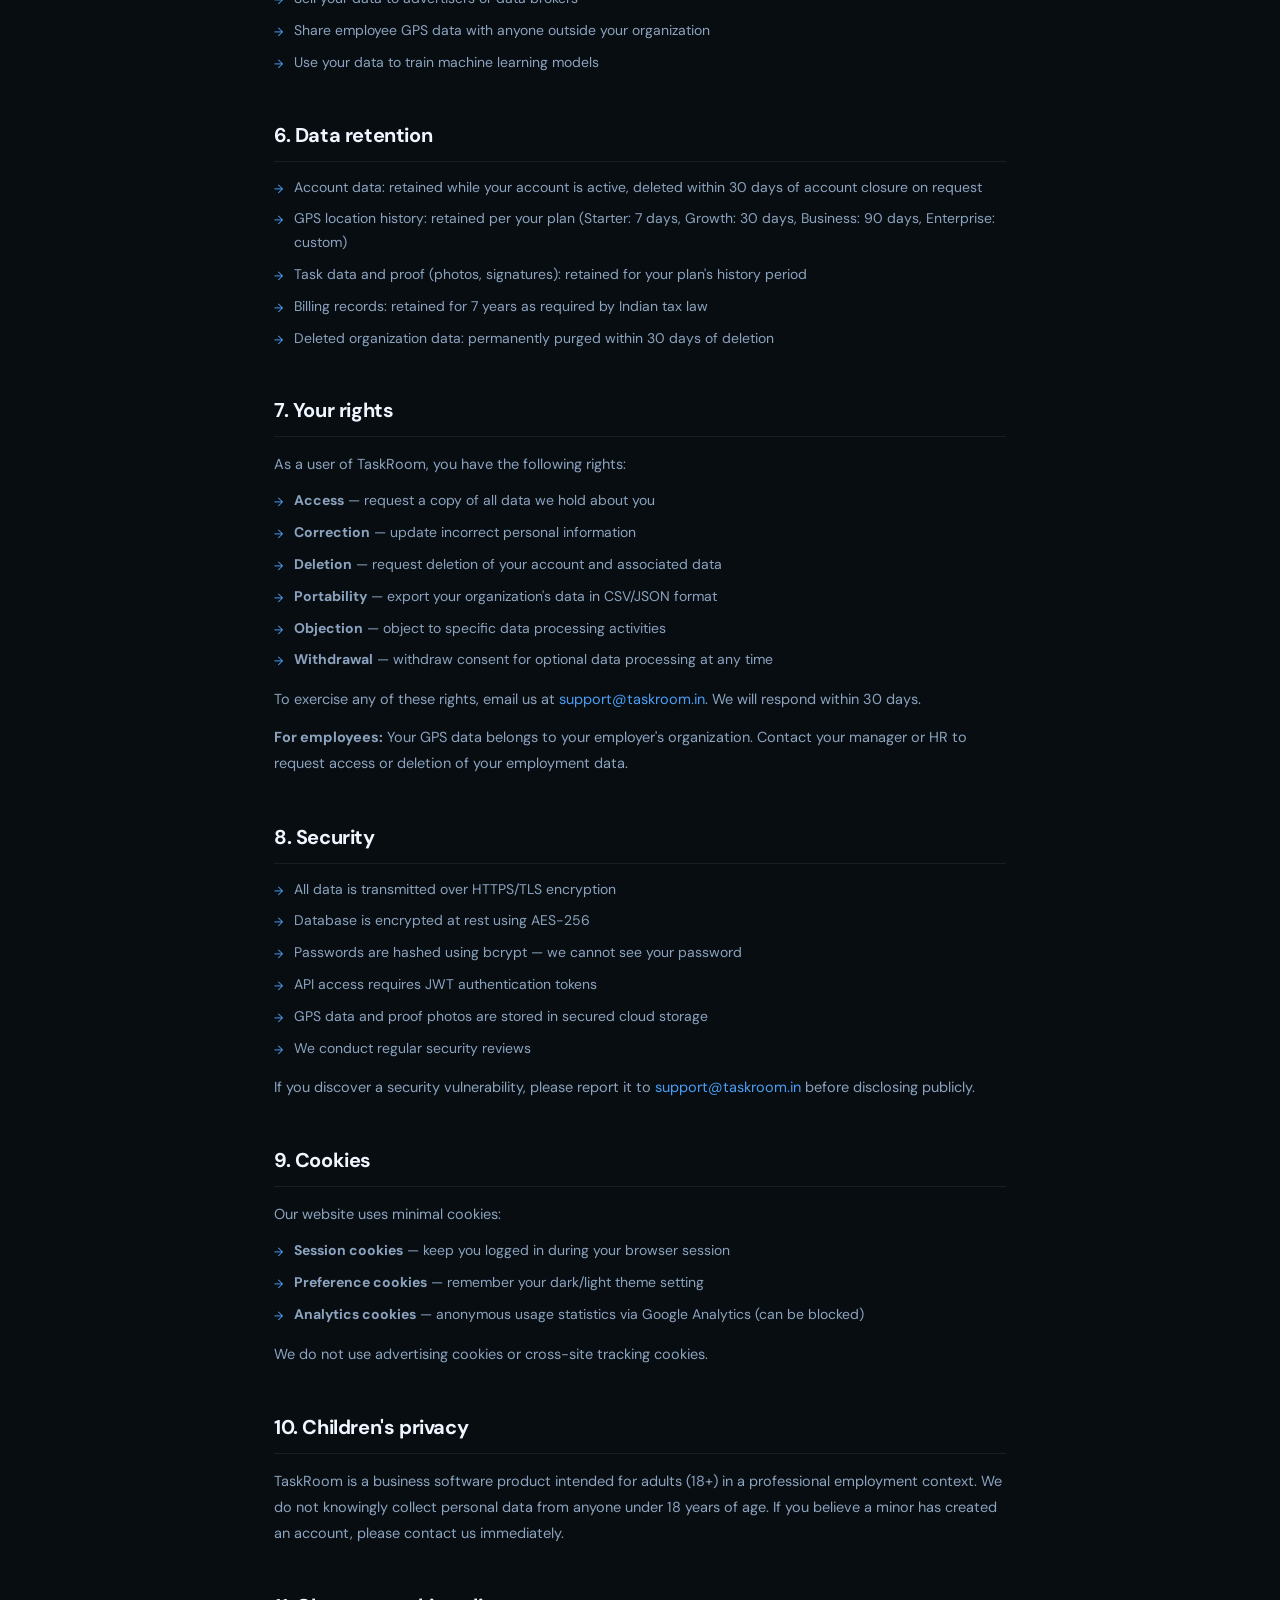
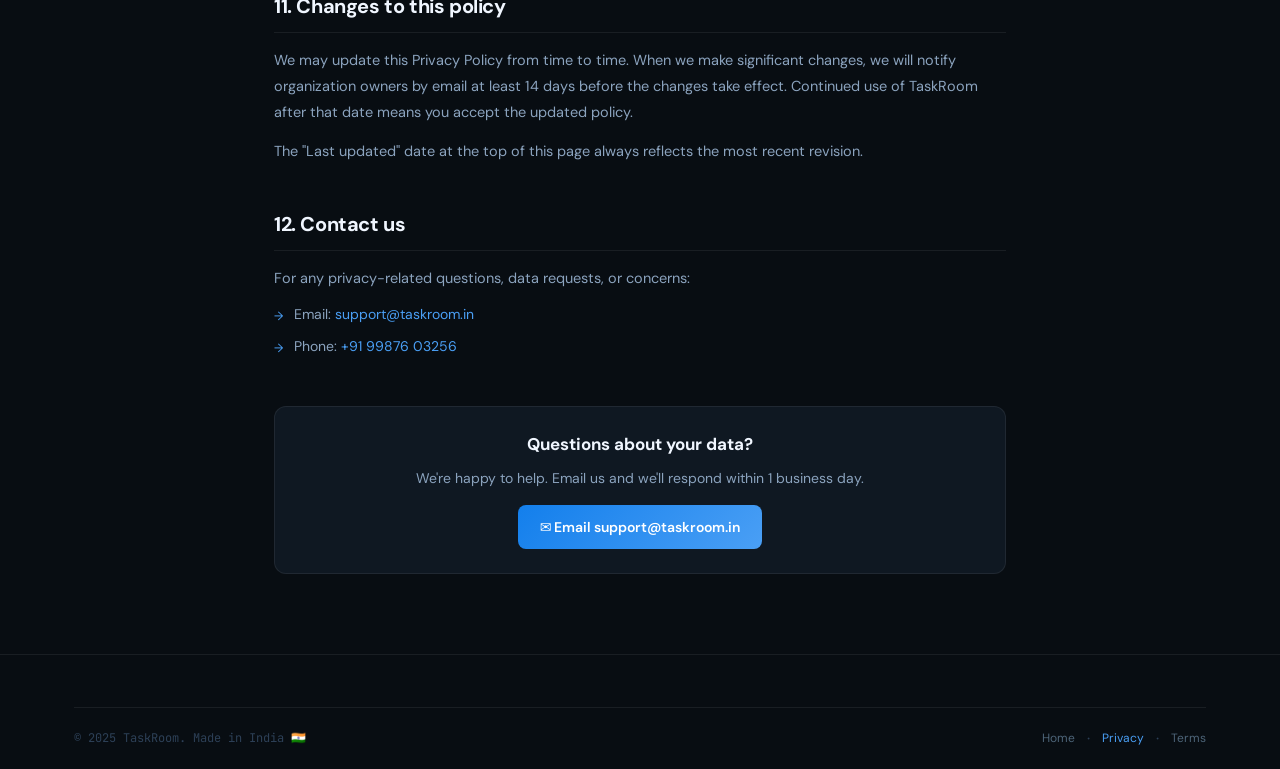
<file: privacy.html>
<!DOCTYPE html>
<html lang="en" data-theme="dark">
<head>
  <meta charset="UTF-8">
  <meta name="viewport" content="width=device-width, initial-scale=1">
  <title>Privacy Policy — TaskRoom</title>
  <meta name="description" content="TaskRoom Privacy Policy. Learn how we collect, use, and protect your personal data and field employee GPS data. GDPR and Indian IT Act compliant.">
  <meta name="robots" content="index, follow">
  <link rel="canonical" href="https://taskroom.in/privacy">
  <meta name="author" content="TaskRoom">
  <meta name="theme-color" content="#137fec">
  <meta property="og:type" content="website">
  <meta property="og:url" content="https://taskroom.in/privacy">
  <meta property="og:title" content="Privacy Policy — TaskRoom">
  <meta property="og:description" content="How TaskRoom collects, uses, and protects your data.">
  <meta property="og:image" content="https://taskroom.in/og-image.png">
  <meta property="og:site_name" content="TaskRoom">
  <link rel="icon" type="image/png" href="app_icon.png">
  <link rel="manifest" href="manifest.json">
  <link rel="preconnect" href="https://fonts.googleapis.com">
  <link rel="preconnect" href="https://fonts.gstatic.com" crossorigin>
  <link rel="stylesheet" href="assets/css/tokens.css">
  <link rel="stylesheet" href="assets/css/base.css">
  <link rel="stylesheet" href="assets/css/landing.css">
  <link rel="stylesheet" href="assets/css/patch.css">
  <script type="application/ld+json">
  {
    "@context": "https://schema.org",
    "@type": "WebPage",
    "url": "https://taskroom.in/privacy",
    "name": "Privacy Policy — TaskRoom",
    "description": "TaskRoom Privacy Policy covering data collection, GPS tracking data, employee data, and user rights.",
    "inLanguage": "en-IN",
    "isPartOf": { "@type": "WebSite", "url": "https://taskroom.in", "name": "TaskRoom" },
    "breadcrumb": {
      "@type": "BreadcrumbList",
      "itemListElement": [
        { "@type": "ListItem", "position": 1, "name": "Home", "item": "https://taskroom.in" },
        { "@type": "ListItem", "position": 2, "name": "Privacy Policy", "item": "https://taskroom.in/privacy" }
      ]
    }
  }
  </script>
  <style>
    .legal-page { max-width: 780px; margin: 0 auto; padding: 120px 24px 80px; }
    .legal-header { margin-bottom: 48px; padding-bottom: 28px; border-bottom: 1px solid var(--border); }
    .legal-header .badge { display: inline-block; background: var(--primary-subtle); color: var(--primary-light); border: 1px solid rgba(19,127,236,.25); font-size: 11px; font-weight: 700; padding: 4px 12px; border-radius: 6px; letter-spacing: .08em; text-transform: uppercase; font-family: 'IBM Plex Mono', monospace; margin-bottom: 16px; }
    .legal-header h1 { font-size: clamp(28px, 4vw, 42px); font-weight: 800; letter-spacing: -.03em; margin-bottom: 10px; }
    .legal-header .meta { font-size: 13px; color: var(--text3); font-family: 'IBM Plex Mono', monospace; }
    .legal-toc { background: var(--surface); border: 1px solid var(--border); border-radius: 12px; padding: 22px 24px; margin-bottom: 48px; }
    .legal-toc h3 { font-size: 12px; font-weight: 700; text-transform: uppercase; letter-spacing: .1em; color: var(--text3); margin-bottom: 14px; font-family: 'IBM Plex Mono', monospace; }
    .legal-toc ol { list-style: none; counter-reset: toc; display: flex; flex-direction: column; gap: 6px; }
    .legal-toc ol li { counter-increment: toc; }
    .legal-toc ol li a { color: var(--text2); text-decoration: none; font-size: 13.5px; display: flex; align-items: center; gap: 8px; transition: color .15s; }
    .legal-toc ol li a::before { content: counter(toc) "."; color: var(--primary-light); font-size: 11px; font-family: 'IBM Plex Mono', monospace; width: 18px; flex-shrink: 0; }
    .legal-toc ol li a:hover { color: var(--text); }
    .legal-section { margin-bottom: 44px; scroll-margin-top: 80px; }
    .legal-section h2 { font-size: 20px; font-weight: 700; letter-spacing: -.02em; margin-bottom: 14px; color: var(--text); padding-bottom: 10px; border-bottom: 1px solid var(--border); }
    .legal-section h3 { font-size: 15px; font-weight: 700; margin: 20px 0 10px; color: var(--text); }
    .legal-section p { color: var(--text2); font-size: 14.5px; line-height: 1.8; margin-bottom: 12px; }
    .legal-section ul, .legal-section ol { margin: 10px 0 14px 0; padding-left: 0; list-style: none; display: flex; flex-direction: column; gap: 8px; }
    .legal-section ul li, .legal-section ol li { color: var(--text2); font-size: 14px; line-height: 1.7; padding-left: 20px; position: relative; }
    .legal-section ul li::before { content: '→'; position: absolute; left: 0; color: var(--primary-light); font-size: 12px; top: 3px; }
    .legal-section ol { counter-reset: ol; }
    .legal-section ol li { counter-increment: ol; }
    .legal-section ol li::before { content: counter(ol) "."; color: var(--primary-light); font-family: 'IBM Plex Mono', monospace; font-size: 12px; }
    .legal-highlight { background: rgba(19,127,236,.07); border: 1px solid rgba(19,127,236,.18); border-radius: 10px; padding: 16px 18px; margin: 16px 0; }
    .legal-highlight p { color: var(--text); font-size: 13.5px; margin: 0; }
    .legal-contact { background: var(--surface); border: 1px solid var(--border); border-radius: 12px; padding: 24px; margin-top: 48px; text-align: center; }
    .legal-contact h3 { font-size: 17px; font-weight: 700; margin-bottom: 8px; }
    .legal-contact p { color: var(--text2); font-size: 14px; margin-bottom: 16px; }
    [data-theme="light"] .legal-toc { background: #fff; }
    [data-theme="light"] .legal-contact { background: #fff; }
    [data-theme="light"] .legal-highlight { background: rgba(19,127,236,.05); }
  </style>
</head>
<body>

<!-- NAV -->
<nav id="land-nav" role="navigation" aria-label="Main navigation">
  <div class="land-nav-inner">
    <a href="/" class="land-logo" aria-label="TaskRoom Home">
      <div class="land-logo-icon"><img src="app_icon.png" alt="TaskRoom" width="30" height="30" loading="eager"></div>
      Task<span>Room</span>
    </a>
    <div class="land-nav-right">
      <a href="/" style="color:var(--text2);font-size:13.5px;text-decoration:none;padding:7px 14px;border-radius:8px;background:var(--surface2);border:1px solid var(--border)">← Back to Home</a>
    </div>
  </div>
</nav>

<main>
  <article class="legal-page">

    <header class="legal-header">
      <div class="badge">Legal</div>
      <h1>Privacy Policy</h1>
      <p class="meta">Effective date: January 1, 2025 &nbsp;·&nbsp; Last updated: May 25, 2026</p>
    </header>

    <div class="legal-highlight">
      <p>📋 <strong>Plain English summary:</strong> TaskRoom collects only the data needed to run the service — GPS location (only during active tasks), account details, and usage data. We never sell your data. Employees' location is only shared with their own organization's managers.</p>
    </div>

    <!-- Table of Contents -->
    <nav class="legal-toc" aria-label="Table of contents">
      <h3>Contents</h3>
      <ol>
        <li><a href="#s1">Who we are</a></li>
        <li><a href="#s2">What data we collect</a></li>
        <li><a href="#s3">How we use your data</a></li>
        <li><a href="#s4">GPS and location data</a></li>
        <li><a href="#s5">Data sharing and third parties</a></li>
        <li><a href="#s6">Data retention</a></li>
        <li><a href="#s7">Your rights</a></li>
        <li><a href="#s8">Security</a></li>
        <li><a href="#s9">Cookies</a></li>
        <li><a href="#s10">Children's privacy</a></li>
        <li><a href="#s11">Changes to this policy</a></li>
        <li><a href="#s12">Contact us</a></li>
      </ol>
    </nav>

    <section id="s1" class="legal-section">
      <h2>1. Who we are</h2>
      <p>TaskRoom ("we", "us", "our") is a SaaS field workforce management platform operated in India. Our service helps businesses track field employees, manage tasks, and collect proof of work.</p>
      <p>For the purposes of this policy, we operate as both a data controller (for account and billing data) and a data processor (for employee data that organizations collect through our platform).</p>
      <ul>
        <li>Website: https://taskroom.in</li>
        <li>Email: support@taskroom.in</li>
        <li>Phone: +91 99876 03256</li>
      </ul>
    </section>

    <section id="s2" class="legal-section">
      <h2>2. What data we collect</h2>

      <h3>2.1 Account data (Managers &amp; Organization owners)</h3>
      <ul>
        <li>Full name, username, email address, mobile number</li>
        <li>Organization name, domain, contact details, billing address</li>
        <li>Payment information (processed by Razorpay — we do not store card numbers)</li>
        <li>Account preferences and settings</li>
      </ul>

      <h3>2.2 Employee data (collected by your organization)</h3>
      <ul>
        <li>Full name, username, mobile number</li>
        <li>GPS location coordinates during active field tasks</li>
        <li>Route history (path taken during a task)</li>
        <li>Attendance punch-in and punch-out timestamps</li>
        <li>Task completion data, step submissions</li>
        <li>Photos uploaded as proof of work</li>
        <li>Digital signatures collected from customers</li>
      </ul>

      <h3>2.3 Usage data (automatic)</h3>
      <ul>
        <li>Device type, operating system, app version</li>
        <li>IP address, browser type</li>
        <li>Pages visited and features used (analytics only)</li>
        <li>Error logs and crash reports</li>
      </ul>
    </section>

    <section id="s3" class="legal-section">
      <h2>3. How we use your data</h2>
      <p>We use collected data strictly for providing and improving the TaskRoom service:</p>
      <ul>
        <li>To create and manage your organization account</li>
        <li>To power the field tracking, task management, and attendance features</li>
        <li>To process payments and send billing receipts</li>
        <li>To send product updates, invoices, and support responses</li>
        <li>To detect fraud, abuse, and security threats</li>
        <li>To improve product performance and fix bugs</li>
        <li>To comply with Indian law and legal obligations</li>
      </ul>
      <p>We do <strong>not</strong> use your data for advertising, sell it to third parties, or use it to train AI models.</p>
    </section>

    <section id="s4" class="legal-section">
      <h2>4. GPS and location data</h2>
      <div class="legal-highlight">
        <p>⚠️ <strong>Important for employers:</strong> Indian labour law requires you to inform employees before enabling GPS tracking. TaskRoom provides the tools — compliance is your responsibility as the organization owner.</p>
      </div>
      <ul>
        <li>GPS location is only collected when an employee has an active, in-progress task</li>
        <li>Location tracking stops automatically when a task is completed or cancelled</li>
        <li>Location data is visible only to managers within the same organization</li>
        <li>Employees cannot see each other's location</li>
        <li>Location history is retained for the duration allowed by your plan (7–365 days)</li>
        <li>Employees can see their own location history in the app</li>
      </ul>
    </section>

    <section id="s5" class="legal-section">
      <h2>5. Data sharing and third parties</h2>
      <p>We share data only in the following limited circumstances:</p>

      <h3>5.1 Service providers</h3>
      <ul>
        <li><strong>Razorpay</strong> — payment processing (PCI-DSS compliant)</li>
        <li><strong>MongoDB Atlas</strong> — database hosting (encrypted at rest)</li>
        <li><strong>Vercel / hosting providers</strong> — website delivery</li>
        <li><strong>Google Analytics</strong> — anonymous website usage statistics</li>
      </ul>
      <p>All service providers are contractually required to protect your data and can only use it to provide services to us.</p>

      <h3>5.2 Legal requirements</h3>
      <p>We may disclose data if required by Indian law, court order, or to protect the rights, property, or safety of TaskRoom, our users, or the public.</p>

      <h3>5.3 We never</h3>
      <ul>
        <li>Sell your data to advertisers or data brokers</li>
        <li>Share employee GPS data with anyone outside your organization</li>
        <li>Use your data to train machine learning models</li>
      </ul>
    </section>

    <section id="s6" class="legal-section">
      <h2>6. Data retention</h2>
      <ul>
        <li>Account data: retained while your account is active, deleted within 30 days of account closure on request</li>
        <li>GPS location history: retained per your plan (Starter: 7 days, Growth: 30 days, Business: 90 days, Enterprise: custom)</li>
        <li>Task data and proof (photos, signatures): retained for your plan's history period</li>
        <li>Billing records: retained for 7 years as required by Indian tax law</li>
        <li>Deleted organization data: permanently purged within 30 days of deletion</li>
      </ul>
    </section>

    <section id="s7" class="legal-section">
      <h2>7. Your rights</h2>
      <p>As a user of TaskRoom, you have the following rights:</p>
      <ul>
        <li><strong>Access</strong> — request a copy of all data we hold about you</li>
        <li><strong>Correction</strong> — update incorrect personal information</li>
        <li><strong>Deletion</strong> — request deletion of your account and associated data</li>
        <li><strong>Portability</strong> — export your organization's data in CSV/JSON format</li>
        <li><strong>Objection</strong> — object to specific data processing activities</li>
        <li><strong>Withdrawal</strong> — withdraw consent for optional data processing at any time</li>
      </ul>
      <p>To exercise any of these rights, email us at <a href="mailto:support@taskroom.in" style="color:var(--primary-light)">support@taskroom.in</a>. We will respond within 30 days.</p>
      <p><strong>For employees:</strong> Your GPS data belongs to your employer's organization. Contact your manager or HR to request access or deletion of your employment data.</p>
    </section>

    <section id="s8" class="legal-section">
      <h2>8. Security</h2>
      <ul>
        <li>All data is transmitted over HTTPS/TLS encryption</li>
        <li>Database is encrypted at rest using AES-256</li>
        <li>Passwords are hashed using bcrypt — we cannot see your password</li>
        <li>API access requires JWT authentication tokens</li>
        <li>GPS data and proof photos are stored in secured cloud storage</li>
        <li>We conduct regular security reviews</li>
      </ul>
      <p>If you discover a security vulnerability, please report it to <a href="mailto:support@taskroom.in" style="color:var(--primary-light)">support@taskroom.in</a> before disclosing publicly.</p>
    </section>

    <section id="s9" class="legal-section">
      <h2>9. Cookies</h2>
      <p>Our website uses minimal cookies:</p>
      <ul>
        <li><strong>Session cookies</strong> — keep you logged in during your browser session</li>
        <li><strong>Preference cookies</strong> — remember your dark/light theme setting</li>
        <li><strong>Analytics cookies</strong> — anonymous usage statistics via Google Analytics (can be blocked)</li>
      </ul>
      <p>We do not use advertising cookies or cross-site tracking cookies.</p>
    </section>

    <section id="s10" class="legal-section">
      <h2>10. Children's privacy</h2>
      <p>TaskRoom is a business software product intended for adults (18+) in a professional employment context. We do not knowingly collect personal data from anyone under 18 years of age. If you believe a minor has created an account, please contact us immediately.</p>
    </section>

    <section id="s11" class="legal-section">
      <h2>11. Changes to this policy</h2>
      <p>We may update this Privacy Policy from time to time. When we make significant changes, we will notify organization owners by email at least 14 days before the changes take effect. Continued use of TaskRoom after that date means you accept the updated policy.</p>
      <p>The "Last updated" date at the top of this page always reflects the most recent revision.</p>
    </section>

    <section id="s12" class="legal-section">
      <h2>12. Contact us</h2>
      <p>For any privacy-related questions, data requests, or concerns:</p>
      <ul>
        <li>Email: <a href="mailto:support@taskroom.in" style="color:var(--primary-light)">support@taskroom.in</a></li>
        <li>Phone: <a href="tel:+919987603256" style="color:var(--primary-light)">+91 99876 03256</a></li>
      </ul>
    </section>

    <div class="legal-contact">
      <h3>Questions about your data?</h3>
      <p>We're happy to help. Email us and we'll respond within 1 business day.</p>
      <a href="mailto:support@taskroom.in" style="display:inline-flex;align-items:center;gap:7px;background:linear-gradient(135deg,var(--primary),var(--primary-light));color:#fff;padding:11px 22px;border-radius:8px;font-weight:600;font-size:14px;text-decoration:none">✉️ Email support@taskroom.in</a>
    </div>

  </article>
</main>

<!-- FOOTER -->
<footer id="land-footer" role="contentinfo" style="margin-top:0">
  <div class="container">
    <div class="l-footer-bottom">
      <p class="l-footer-copy">© 2025 TaskRoom. Made in India 🇮🇳</p>
      <div class="l-footer-bottom-right">
        <a href="/" style="color:var(--text3);font-size:12px;text-decoration:none">Home</a>
        <span style="color:var(--text4)">·</span>
        <a href="/privacy" style="color:var(--primary-light);font-size:12px;text-decoration:none">Privacy</a>
        <span style="color:var(--text4)">·</span>
        <a href="/terms" style="color:var(--text3);font-size:12px;text-decoration:none">Terms</a>
      </div>
    </div>
  </div>
</footer>

<button class="theme-toggle" id="theme-toggle-btn" onclick="toggleTheme()" aria-label="Toggle theme">🌙</button>
<script>
  function initTheme(){const t=localStorage.getItem('taskroom_theme')||'dark';document.documentElement.setAttribute('data-theme',t);const b=document.getElementById('theme-toggle-btn');if(b)b.textContent=t==='light'?'🌙':'☀️';}
  function toggleTheme(){const c=document.documentElement.getAttribute('data-theme')||'dark';const n=c==='dark'?'light':'dark';document.documentElement.setAttribute('data-theme',n);localStorage.setItem('taskroom_theme',n);const b=document.getElementById('theme-toggle-btn');if(b)b.textContent=n==='light'?'🌙':'☀️';}
  initTheme();
</script>
</body>
</html>
</file>
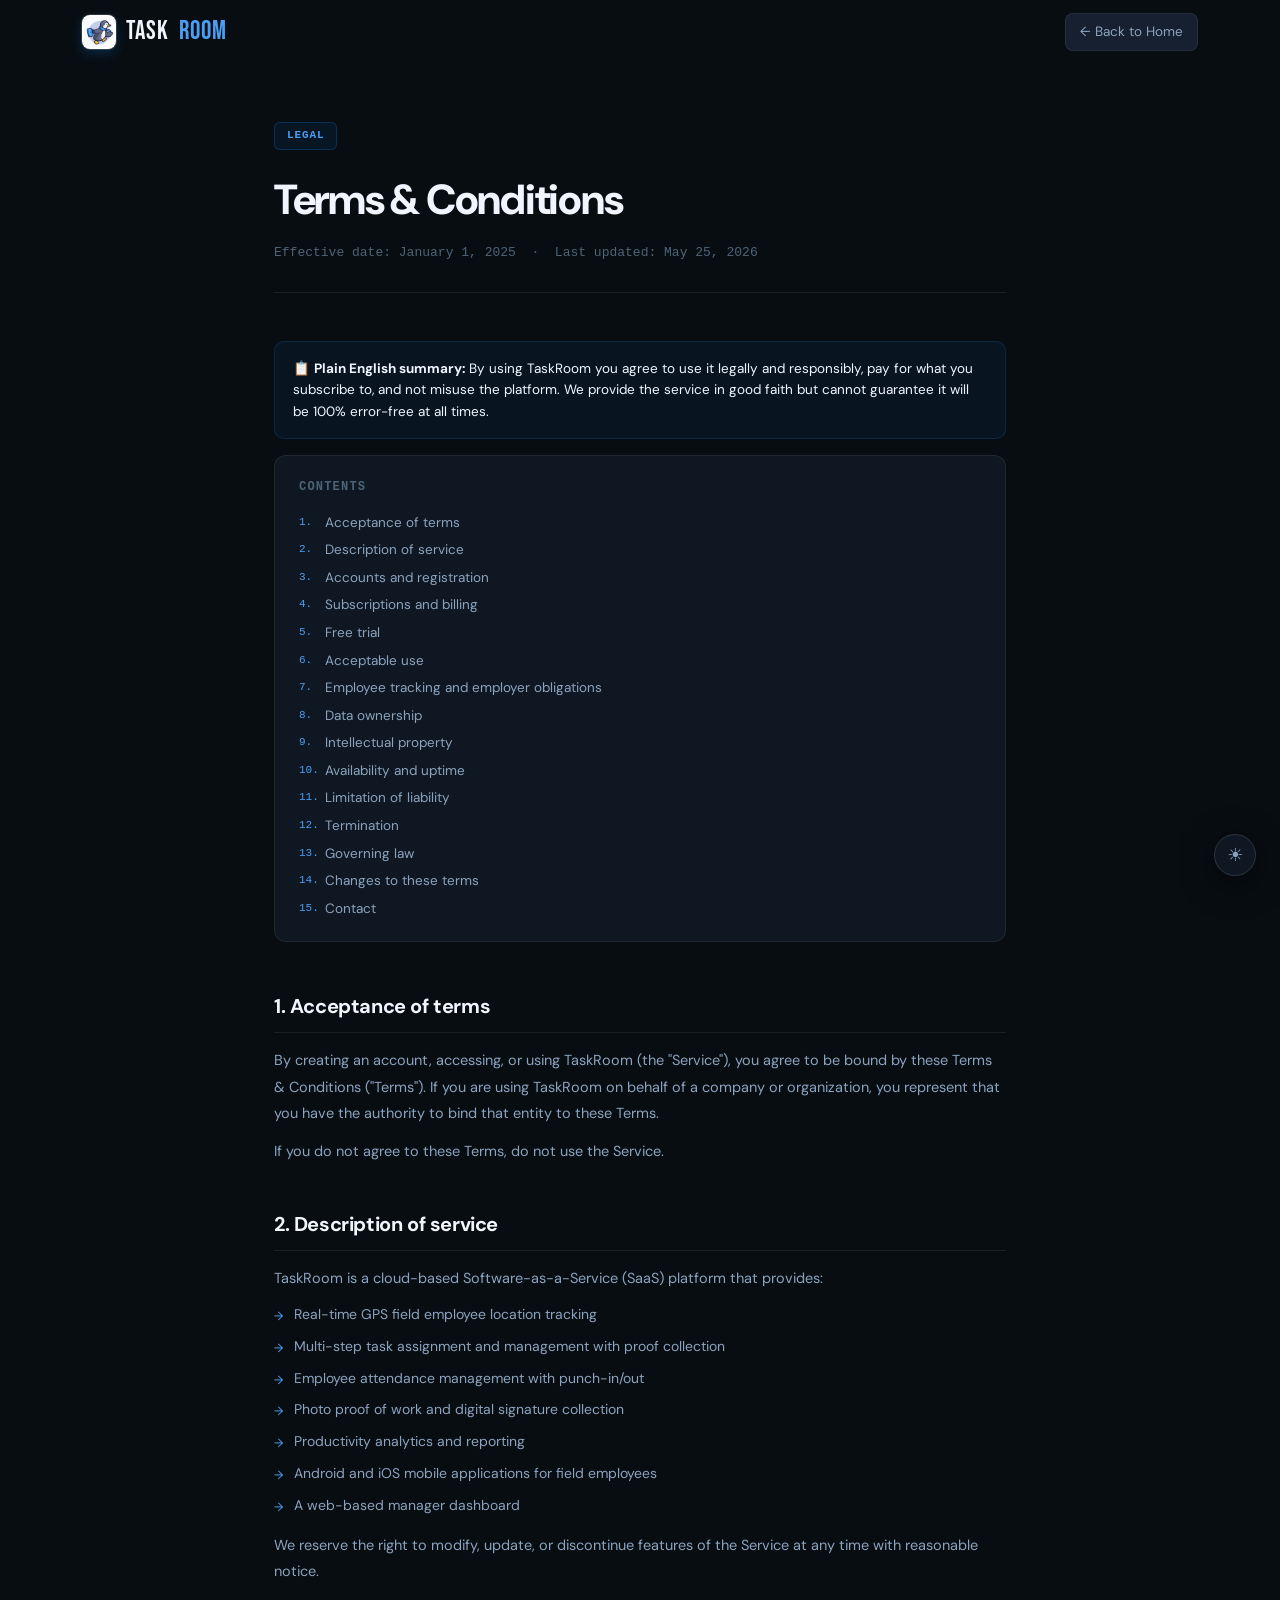
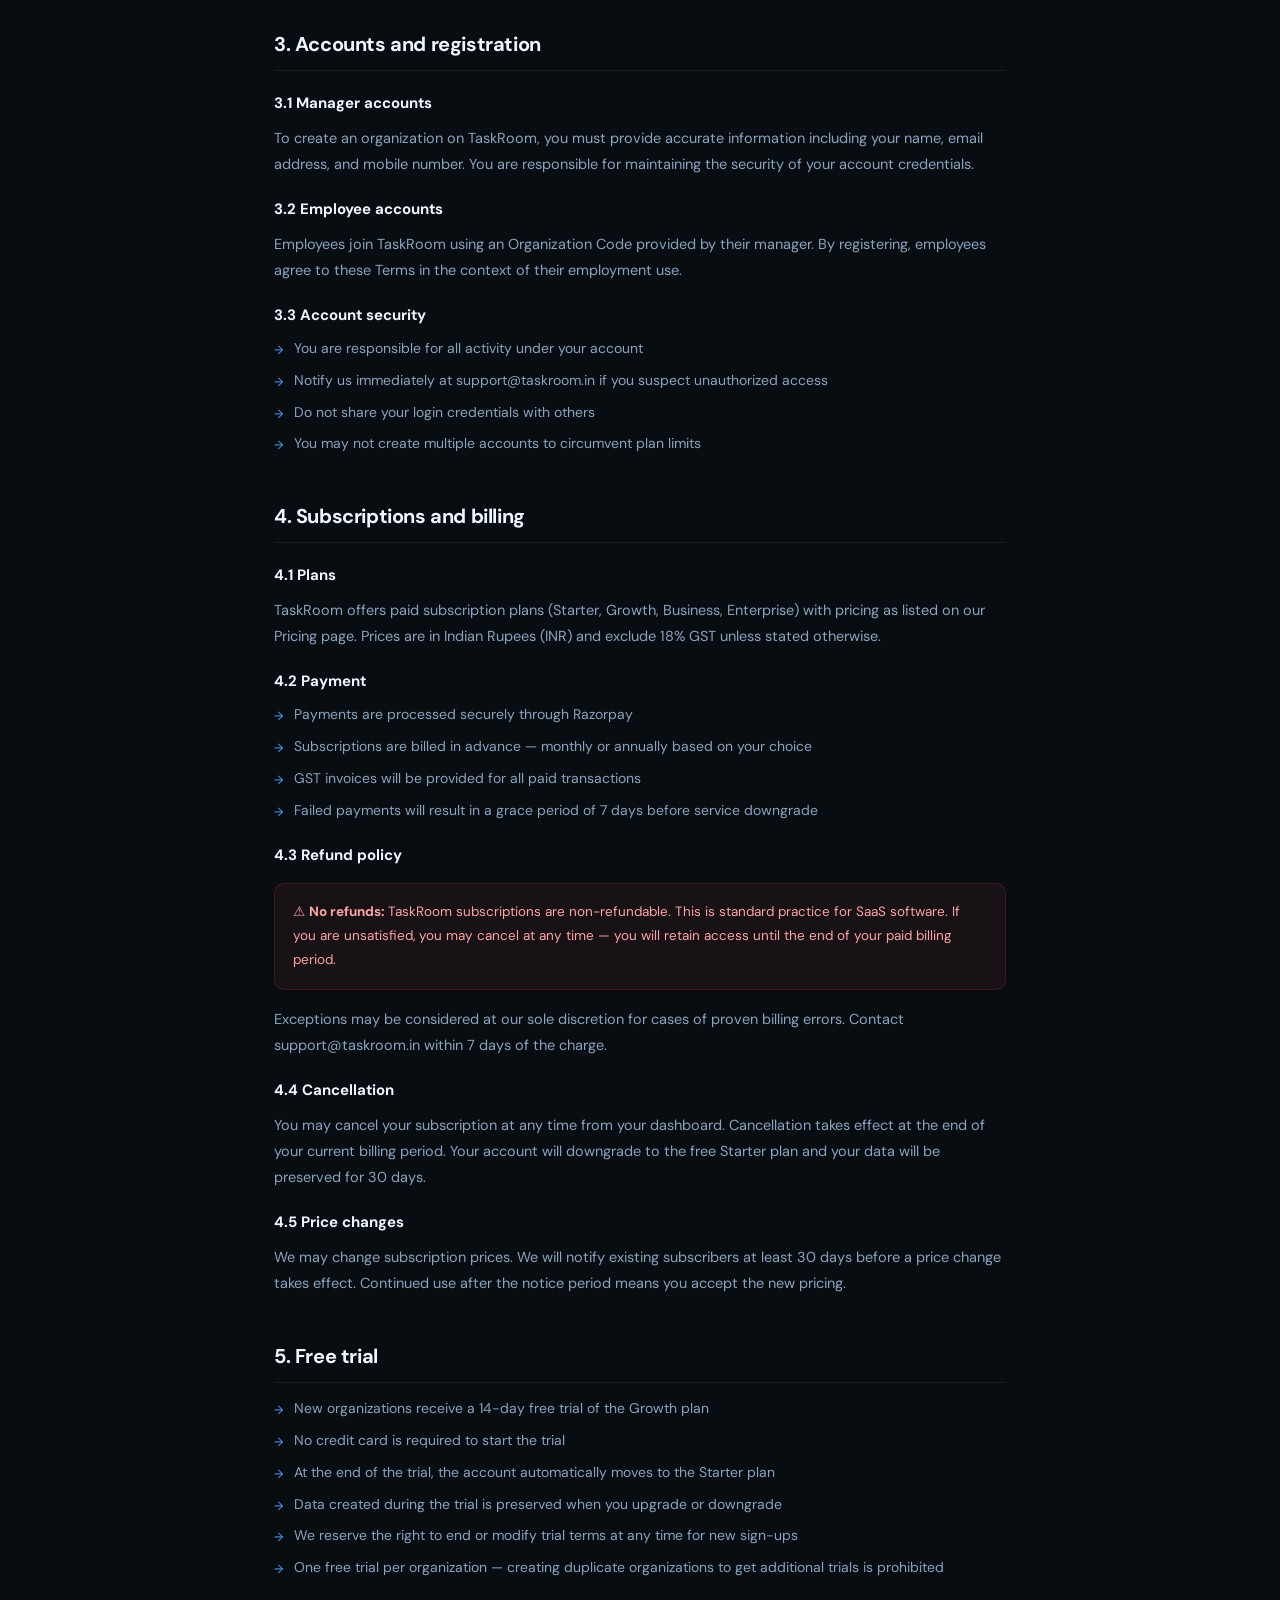
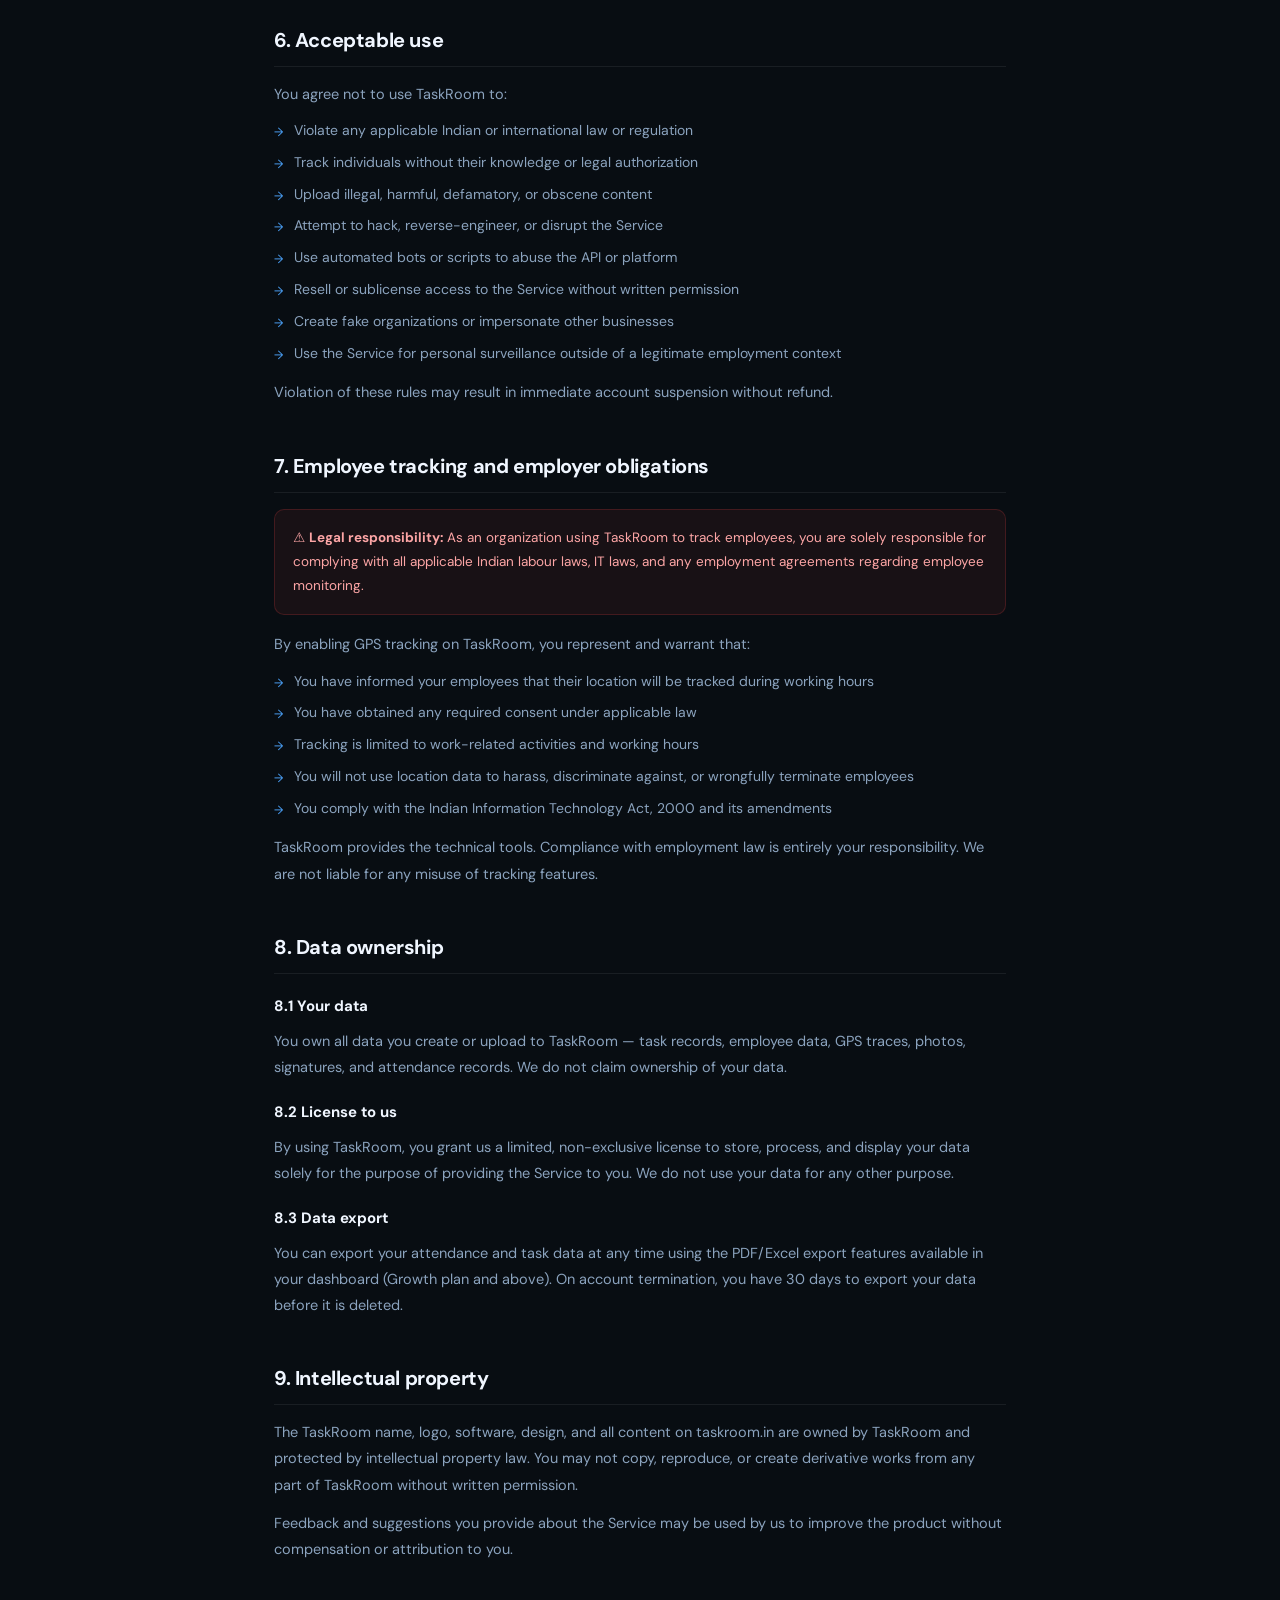
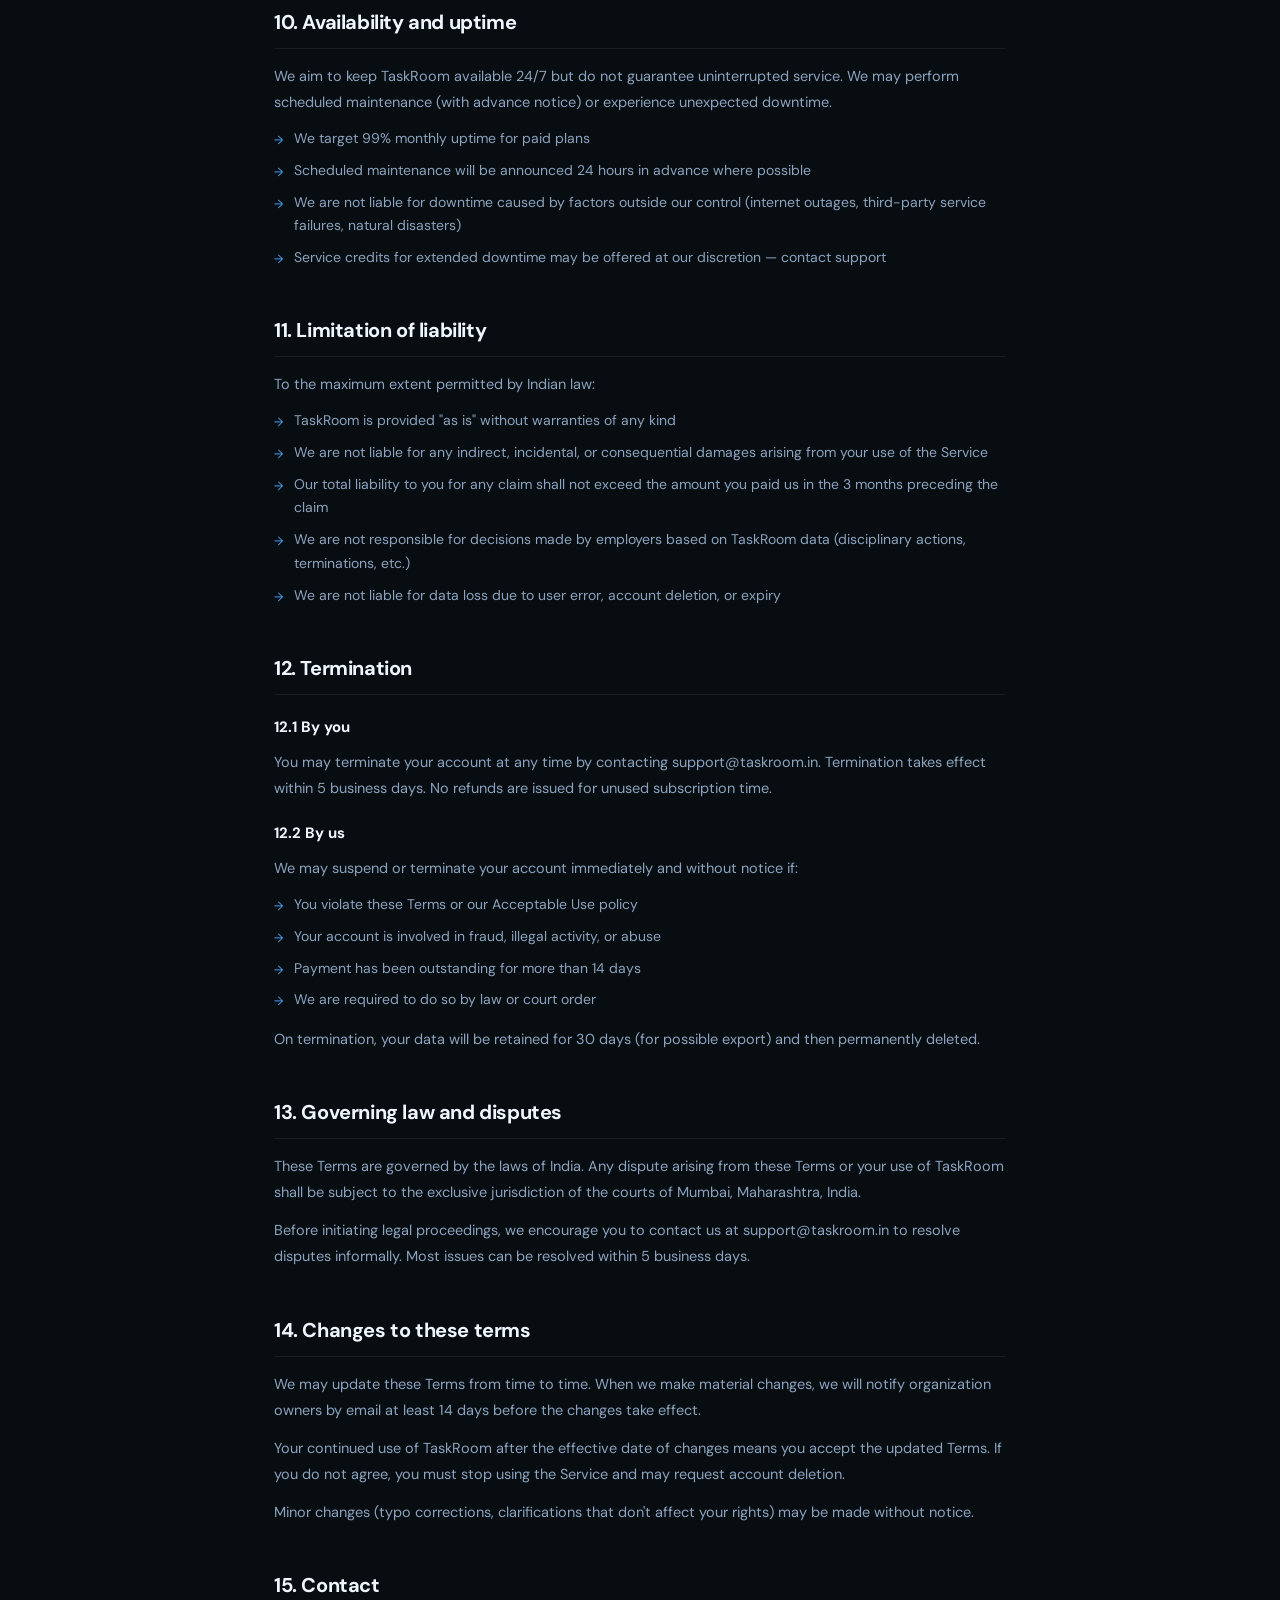
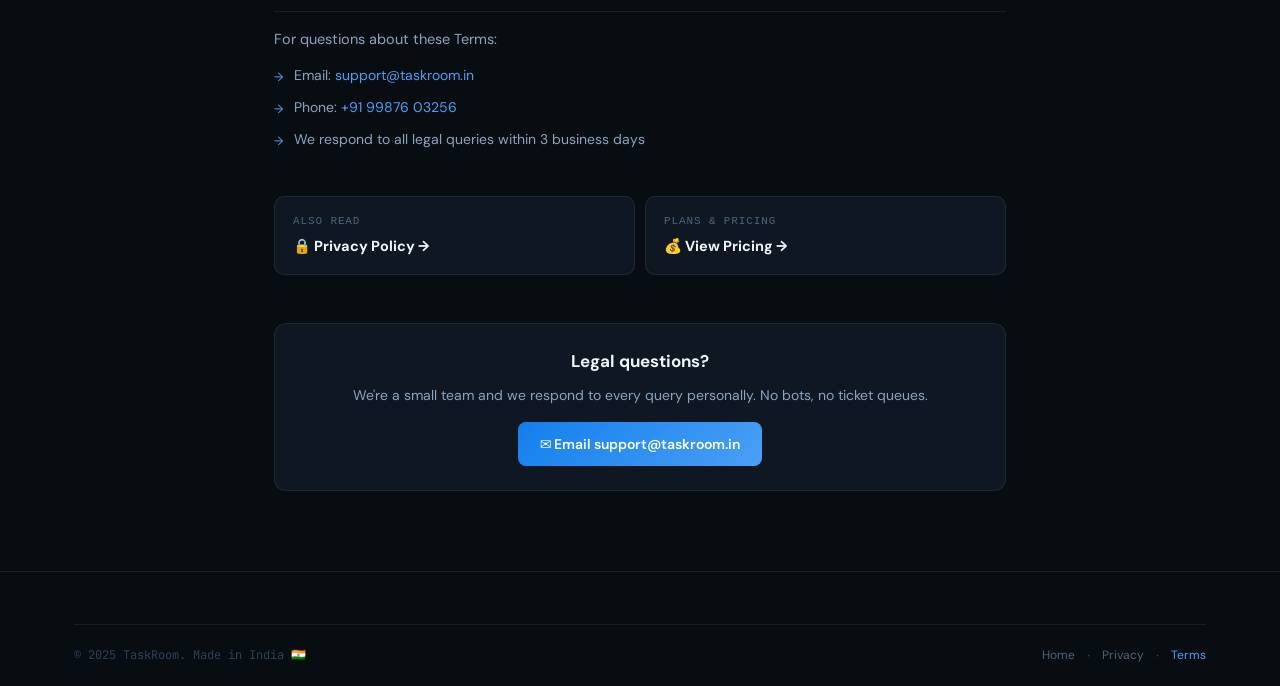
<file: terms.html>
<!DOCTYPE html>
<html lang="en" data-theme="dark">
<head>
  <meta charset="UTF-8">
  <meta name="viewport" content="width=device-width, initial-scale=1">
  <title>Terms & Conditions — TaskRoom</title>
  <meta name="description" content="TaskRoom Terms and Conditions. Rules for using our field employee tracking and workforce management software. Read before creating an account.">
  <meta name="robots" content="index, follow">
  <link rel="canonical" href="https://taskroom.in/terms">
  <meta name="author" content="TaskRoom">
  <meta name="theme-color" content="#137fec">
  <meta property="og:type" content="website">
  <meta property="og:url" content="https://taskroom.in/terms">
  <meta property="og:title" content="Terms & Conditions — TaskRoom">
  <meta property="og:description" content="Terms and conditions for using TaskRoom field employee tracking software.">
  <meta property="og:image" content="https://taskroom.in/og-image.png">
  <meta property="og:site_name" content="TaskRoom">
  <link rel="icon" type="image/png" href="app_icon.png">
  <link rel="manifest" href="manifest.json">
  <link rel="preconnect" href="https://fonts.googleapis.com">
  <link rel="preconnect" href="https://fonts.gstatic.com" crossorigin>
  <link rel="stylesheet" href="assets/css/tokens.css">
  <link rel="stylesheet" href="assets/css/base.css">
  <link rel="stylesheet" href="assets/css/landing.css">
  <link rel="stylesheet" href="assets/css/patch.css">
  <script type="application/ld+json">
  {
    "@context": "https://schema.org",
    "@type": "WebPage",
    "url": "https://taskroom.in/terms",
    "name": "Terms & Conditions — TaskRoom",
    "description": "Terms and conditions for using TaskRoom field employee tracking and workforce management software.",
    "inLanguage": "en-IN",
    "isPartOf": { "@type": "WebSite", "url": "https://taskroom.in", "name": "TaskRoom" },
    "breadcrumb": {
      "@type": "BreadcrumbList",
      "itemListElement": [
        { "@type": "ListItem", "position": 1, "name": "Home", "item": "https://taskroom.in" },
        { "@type": "ListItem", "position": 2, "name": "Terms & Conditions", "item": "https://taskroom.in/terms" }
      ]
    }
  }
  </script>
  <style>
    .legal-page { max-width: 780px; margin: 0 auto; padding: 120px 24px 80px; }
    .legal-header { margin-bottom: 48px; padding-bottom: 28px; border-bottom: 1px solid var(--border); }
    .legal-header .badge { display: inline-block; background: var(--primary-subtle); color: var(--primary-light); border: 1px solid rgba(19,127,236,.25); font-size: 11px; font-weight: 700; padding: 4px 12px; border-radius: 6px; letter-spacing: .08em; text-transform: uppercase; font-family: 'IBM Plex Mono', monospace; margin-bottom: 16px; }
    .legal-header h1 { font-size: clamp(28px, 4vw, 42px); font-weight: 800; letter-spacing: -.03em; margin-bottom: 10px; }
    .legal-header .meta { font-size: 13px; color: var(--text3); font-family: 'IBM Plex Mono', monospace; }
    .legal-toc { background: var(--surface); border: 1px solid var(--border); border-radius: 12px; padding: 22px 24px; margin-bottom: 48px; }
    .legal-toc h3 { font-size: 12px; font-weight: 700; text-transform: uppercase; letter-spacing: .1em; color: var(--text3); margin-bottom: 14px; font-family: 'IBM Plex Mono', monospace; }
    .legal-toc ol { list-style: none; counter-reset: toc; display: flex; flex-direction: column; gap: 6px; }
    .legal-toc ol li { counter-increment: toc; }
    .legal-toc ol li a { color: var(--text2); text-decoration: none; font-size: 13.5px; display: flex; align-items: center; gap: 8px; transition: color .15s; }
    .legal-toc ol li a::before { content: counter(toc) "."; color: var(--primary-light); font-size: 11px; font-family: 'IBM Plex Mono', monospace; width: 18px; flex-shrink: 0; }
    .legal-toc ol li a:hover { color: var(--text); }
    .legal-section { margin-bottom: 44px; scroll-margin-top: 80px; }
    .legal-section h2 { font-size: 20px; font-weight: 700; letter-spacing: -.02em; margin-bottom: 14px; color: var(--text); padding-bottom: 10px; border-bottom: 1px solid var(--border); }
    .legal-section h3 { font-size: 15px; font-weight: 700; margin: 20px 0 10px; color: var(--text); }
    .legal-section p { color: var(--text2); font-size: 14.5px; line-height: 1.8; margin-bottom: 12px; }
    .legal-section ul, .legal-section ol { margin: 10px 0 14px 0; padding-left: 0; list-style: none; display: flex; flex-direction: column; gap: 8px; }
    .legal-section ul li, .legal-section ol li { color: var(--text2); font-size: 14px; line-height: 1.7; padding-left: 20px; position: relative; }
    .legal-section ul li::before { content: '→'; position: absolute; left: 0; color: var(--primary-light); font-size: 12px; top: 3px; }
    .legal-section ol { counter-reset: ol-cnt; }
    .legal-section ol li { counter-increment: ol-cnt; }
    .legal-section ol li::before { content: counter(ol-cnt) "."; color: var(--primary-light); font-family: 'IBM Plex Mono', monospace; font-size: 12px; }
    .legal-highlight { background: rgba(19,127,236,.07); border: 1px solid rgba(19,127,236,.18); border-radius: 10px; padding: 16px 18px; margin: 16px 0; }
    .legal-highlight p { color: var(--text); font-size: 13.5px; margin: 0; }
    .legal-warn { background: rgba(239,68,68,.07); border: 1px solid rgba(239,68,68,.2); border-radius: 10px; padding: 16px 18px; margin: 16px 0; }
    .legal-warn p { color: #fca5a5; font-size: 13.5px; margin: 0; }
    .legal-contact { background: var(--surface); border: 1px solid var(--border); border-radius: 12px; padding: 24px; margin-top: 48px; text-align: center; }
    .legal-contact h3 { font-size: 17px; font-weight: 700; margin-bottom: 8px; }
    .legal-contact p { color: var(--text2); font-size: 14px; margin-bottom: 16px; }
    .sibling-links { display: flex; gap: 10px; margin-top: 32px; flex-wrap: wrap; }
    .sibling-link { flex: 1; min-width: 200px; padding: 16px 18px; background: var(--surface); border: 1px solid var(--border); border-radius: 10px; text-decoration: none; transition: border-color .2s; }
    .sibling-link:hover { border-color: rgba(19,127,236,.35); }
    .sibling-link-label { font-size: 11px; color: var(--text3); font-family: 'IBM Plex Mono', monospace; text-transform: uppercase; letter-spacing: .08em; margin-bottom: 5px; }
    .sibling-link-title { font-size: 14.5px; font-weight: 700; color: var(--text); }
    [data-theme="light"] .legal-toc { background: #fff; }
    [data-theme="light"] .legal-contact { background: #fff; }
    [data-theme="light"] .legal-highlight { background: rgba(19,127,236,.05); }
    [data-theme="light"] .sibling-link { background: #fff; }
  </style>
</head>
<body>

<!-- NAV -->
<nav id="land-nav" role="navigation" aria-label="Main navigation">
  <div class="land-nav-inner">
    <a href="/" class="land-logo" aria-label="TaskRoom Home">
      <div class="land-logo-icon"><img src="app_icon.png" alt="TaskRoom" width="30" height="30" loading="eager"></div>
      Task<span>Room</span>
    </a>
    <div class="land-nav-right">
      <a href="/" style="color:var(--text2);font-size:13.5px;text-decoration:none;padding:7px 14px;border-radius:8px;background:var(--surface2);border:1px solid var(--border)">← Back to Home</a>
    </div>
  </div>
</nav>

<main>
  <article class="legal-page">

    <header class="legal-header">
      <div class="badge">Legal</div>
      <h1>Terms &amp; Conditions</h1>
      <p class="meta">Effective date: January 1, 2025 &nbsp;·&nbsp; Last updated: May 25, 2026</p>
    </header>

    <div class="legal-highlight">
      <p>📋 <strong>Plain English summary:</strong> By using TaskRoom you agree to use it legally and responsibly, pay for what you subscribe to, and not misuse the platform. We provide the service in good faith but cannot guarantee it will be 100% error-free at all times.</p>
    </div>

    <!-- TOC -->
    <nav class="legal-toc" aria-label="Table of contents">
      <h3>Contents</h3>
      <ol>
        <li><a href="#t1">Acceptance of terms</a></li>
        <li><a href="#t2">Description of service</a></li>
        <li><a href="#t3">Accounts and registration</a></li>
        <li><a href="#t4">Subscriptions and billing</a></li>
        <li><a href="#t5">Free trial</a></li>
        <li><a href="#t6">Acceptable use</a></li>
        <li><a href="#t7">Employee tracking and employer obligations</a></li>
        <li><a href="#t8">Data ownership</a></li>
        <li><a href="#t9">Intellectual property</a></li>
        <li><a href="#t10">Availability and uptime</a></li>
        <li><a href="#t11">Limitation of liability</a></li>
        <li><a href="#t12">Termination</a></li>
        <li><a href="#t13">Governing law</a></li>
        <li><a href="#t14">Changes to these terms</a></li>
        <li><a href="#t15">Contact</a></li>
      </ol>
    </nav>

    <section id="t1" class="legal-section">
      <h2>1. Acceptance of terms</h2>
      <p>By creating an account, accessing, or using TaskRoom (the "Service"), you agree to be bound by these Terms &amp; Conditions ("Terms"). If you are using TaskRoom on behalf of a company or organization, you represent that you have the authority to bind that entity to these Terms.</p>
      <p>If you do not agree to these Terms, do not use the Service.</p>
    </section>

    <section id="t2" class="legal-section">
      <h2>2. Description of service</h2>
      <p>TaskRoom is a cloud-based Software-as-a-Service (SaaS) platform that provides:</p>
      <ul>
        <li>Real-time GPS field employee location tracking</li>
        <li>Multi-step task assignment and management with proof collection</li>
        <li>Employee attendance management with punch-in/out</li>
        <li>Photo proof of work and digital signature collection</li>
        <li>Productivity analytics and reporting</li>
        <li>Android and iOS mobile applications for field employees</li>
        <li>A web-based manager dashboard</li>
      </ul>
      <p>We reserve the right to modify, update, or discontinue features of the Service at any time with reasonable notice.</p>
    </section>

    <section id="t3" class="legal-section">
      <h2>3. Accounts and registration</h2>
      <h3>3.1 Manager accounts</h3>
      <p>To create an organization on TaskRoom, you must provide accurate information including your name, email address, and mobile number. You are responsible for maintaining the security of your account credentials.</p>

      <h3>3.2 Employee accounts</h3>
      <p>Employees join TaskRoom using an Organization Code provided by their manager. By registering, employees agree to these Terms in the context of their employment use.</p>

      <h3>3.3 Account security</h3>
      <ul>
        <li>You are responsible for all activity under your account</li>
        <li>Notify us immediately at support@taskroom.in if you suspect unauthorized access</li>
        <li>Do not share your login credentials with others</li>
        <li>You may not create multiple accounts to circumvent plan limits</li>
      </ul>
    </section>

    <section id="t4" class="legal-section">
      <h2>4. Subscriptions and billing</h2>
      <h3>4.1 Plans</h3>
      <p>TaskRoom offers paid subscription plans (Starter, Growth, Business, Enterprise) with pricing as listed on our Pricing page. Prices are in Indian Rupees (INR) and exclude 18% GST unless stated otherwise.</p>

      <h3>4.2 Payment</h3>
      <ul>
        <li>Payments are processed securely through Razorpay</li>
        <li>Subscriptions are billed in advance — monthly or annually based on your choice</li>
        <li>GST invoices will be provided for all paid transactions</li>
        <li>Failed payments will result in a grace period of 7 days before service downgrade</li>
      </ul>

      <h3>4.3 Refund policy</h3>
      <div class="legal-warn">
        <p>⚠️ <strong>No refunds:</strong> TaskRoom subscriptions are non-refundable. This is standard practice for SaaS software. If you are unsatisfied, you may cancel at any time — you will retain access until the end of your paid billing period.</p>
      </div>
      <p>Exceptions may be considered at our sole discretion for cases of proven billing errors. Contact support@taskroom.in within 7 days of the charge.</p>

      <h3>4.4 Cancellation</h3>
      <p>You may cancel your subscription at any time from your dashboard. Cancellation takes effect at the end of your current billing period. Your account will downgrade to the free Starter plan and your data will be preserved for 30 days.</p>

      <h3>4.5 Price changes</h3>
      <p>We may change subscription prices. We will notify existing subscribers at least 30 days before a price change takes effect. Continued use after the notice period means you accept the new pricing.</p>
    </section>

    <section id="t5" class="legal-section">
      <h2>5. Free trial</h2>
      <ul>
        <li>New organizations receive a 14-day free trial of the Growth plan</li>
        <li>No credit card is required to start the trial</li>
        <li>At the end of the trial, the account automatically moves to the Starter plan</li>
        <li>Data created during the trial is preserved when you upgrade or downgrade</li>
        <li>We reserve the right to end or modify trial terms at any time for new sign-ups</li>
        <li>One free trial per organization — creating duplicate organizations to get additional trials is prohibited</li>
      </ul>
    </section>

    <section id="t6" class="legal-section">
      <h2>6. Acceptable use</h2>
      <p>You agree not to use TaskRoom to:</p>
      <ul>
        <li>Violate any applicable Indian or international law or regulation</li>
        <li>Track individuals without their knowledge or legal authorization</li>
        <li>Upload illegal, harmful, defamatory, or obscene content</li>
        <li>Attempt to hack, reverse-engineer, or disrupt the Service</li>
        <li>Use automated bots or scripts to abuse the API or platform</li>
        <li>Resell or sublicense access to the Service without written permission</li>
        <li>Create fake organizations or impersonate other businesses</li>
        <li>Use the Service for personal surveillance outside of a legitimate employment context</li>
      </ul>
      <p>Violation of these rules may result in immediate account suspension without refund.</p>
    </section>

    <section id="t7" class="legal-section">
      <h2>7. Employee tracking and employer obligations</h2>
      <div class="legal-warn">
        <p>⚠️ <strong>Legal responsibility:</strong> As an organization using TaskRoom to track employees, you are solely responsible for complying with all applicable Indian labour laws, IT laws, and any employment agreements regarding employee monitoring.</p>
      </div>
      <p>By enabling GPS tracking on TaskRoom, you represent and warrant that:</p>
      <ul>
        <li>You have informed your employees that their location will be tracked during working hours</li>
        <li>You have obtained any required consent under applicable law</li>
        <li>Tracking is limited to work-related activities and working hours</li>
        <li>You will not use location data to harass, discriminate against, or wrongfully terminate employees</li>
        <li>You comply with the Indian Information Technology Act, 2000 and its amendments</li>
      </ul>
      <p>TaskRoom provides the technical tools. Compliance with employment law is entirely your responsibility. We are not liable for any misuse of tracking features.</p>
    </section>

    <section id="t8" class="legal-section">
      <h2>8. Data ownership</h2>
      <h3>8.1 Your data</h3>
      <p>You own all data you create or upload to TaskRoom — task records, employee data, GPS traces, photos, signatures, and attendance records. We do not claim ownership of your data.</p>

      <h3>8.2 License to us</h3>
      <p>By using TaskRoom, you grant us a limited, non-exclusive license to store, process, and display your data solely for the purpose of providing the Service to you. We do not use your data for any other purpose.</p>

      <h3>8.3 Data export</h3>
      <p>You can export your attendance and task data at any time using the PDF/Excel export features available in your dashboard (Growth plan and above). On account termination, you have 30 days to export your data before it is deleted.</p>
    </section>

    <section id="t9" class="legal-section">
      <h2>9. Intellectual property</h2>
      <p>The TaskRoom name, logo, software, design, and all content on taskroom.in are owned by TaskRoom and protected by intellectual property law. You may not copy, reproduce, or create derivative works from any part of TaskRoom without written permission.</p>
      <p>Feedback and suggestions you provide about the Service may be used by us to improve the product without compensation or attribution to you.</p>
    </section>

    <section id="t10" class="legal-section">
      <h2>10. Availability and uptime</h2>
      <p>We aim to keep TaskRoom available 24/7 but do not guarantee uninterrupted service. We may perform scheduled maintenance (with advance notice) or experience unexpected downtime.</p>
      <ul>
        <li>We target 99% monthly uptime for paid plans</li>
        <li>Scheduled maintenance will be announced 24 hours in advance where possible</li>
        <li>We are not liable for downtime caused by factors outside our control (internet outages, third-party service failures, natural disasters)</li>
        <li>Service credits for extended downtime may be offered at our discretion — contact support</li>
      </ul>
    </section>

    <section id="t11" class="legal-section">
      <h2>11. Limitation of liability</h2>
      <p>To the maximum extent permitted by Indian law:</p>
      <ul>
        <li>TaskRoom is provided "as is" without warranties of any kind</li>
        <li>We are not liable for any indirect, incidental, or consequential damages arising from your use of the Service</li>
        <li>Our total liability to you for any claim shall not exceed the amount you paid us in the 3 months preceding the claim</li>
        <li>We are not responsible for decisions made by employers based on TaskRoom data (disciplinary actions, terminations, etc.)</li>
        <li>We are not liable for data loss due to user error, account deletion, or expiry</li>
      </ul>
    </section>

    <section id="t12" class="legal-section">
      <h2>12. Termination</h2>
      <h3>12.1 By you</h3>
      <p>You may terminate your account at any time by contacting support@taskroom.in. Termination takes effect within 5 business days. No refunds are issued for unused subscription time.</p>

      <h3>12.2 By us</h3>
      <p>We may suspend or terminate your account immediately and without notice if:</p>
      <ul>
        <li>You violate these Terms or our Acceptable Use policy</li>
        <li>Your account is involved in fraud, illegal activity, or abuse</li>
        <li>Payment has been outstanding for more than 14 days</li>
        <li>We are required to do so by law or court order</li>
      </ul>
      <p>On termination, your data will be retained for 30 days (for possible export) and then permanently deleted.</p>
    </section>

    <section id="t13" class="legal-section">
      <h2>13. Governing law and disputes</h2>
      <p>These Terms are governed by the laws of India. Any dispute arising from these Terms or your use of TaskRoom shall be subject to the exclusive jurisdiction of the courts of Mumbai, Maharashtra, India.</p>
      <p>Before initiating legal proceedings, we encourage you to contact us at support@taskroom.in to resolve disputes informally. Most issues can be resolved within 5 business days.</p>
    </section>

    <section id="t14" class="legal-section">
      <h2>14. Changes to these terms</h2>
      <p>We may update these Terms from time to time. When we make material changes, we will notify organization owners by email at least 14 days before the changes take effect.</p>
      <p>Your continued use of TaskRoom after the effective date of changes means you accept the updated Terms. If you do not agree, you must stop using the Service and may request account deletion.</p>
      <p>Minor changes (typo corrections, clarifications that don't affect your rights) may be made without notice.</p>
    </section>

    <section id="t15" class="legal-section">
      <h2>15. Contact</h2>
      <p>For questions about these Terms:</p>
      <ul>
        <li>Email: <a href="mailto:support@taskroom.in" style="color:var(--primary-light)">support@taskroom.in</a></li>
        <li>Phone: <a href="tel:+919987603256" style="color:var(--primary-light)">+91 99876 03256</a></li>
        <li>We respond to all legal queries within 3 business days</li>
      </ul>
    </section>

    <!-- Sibling links -->
    <div class="sibling-links">
      <a href="/privacy" class="sibling-link">
        <div class="sibling-link-label">Also read</div>
        <div class="sibling-link-title">🔒 Privacy Policy →</div>
      </a>
      <a href="/pricing" class="sibling-link">
        <div class="sibling-link-label">Plans &amp; Pricing</div>
        <div class="sibling-link-title">💰 View Pricing →</div>
      </a>
    </div>

    <div class="legal-contact">
      <h3>Legal questions?</h3>
      <p>We're a small team and we respond to every query personally. No bots, no ticket queues.</p>
      <a href="mailto:support@taskroom.in" style="display:inline-flex;align-items:center;gap:7px;background:linear-gradient(135deg,var(--primary),var(--primary-light));color:#fff;padding:11px 22px;border-radius:8px;font-weight:600;font-size:14px;text-decoration:none">✉️ Email support@taskroom.in</a>
    </div>

  </article>
</main>

<!-- FOOTER -->
<footer id="land-footer" role="contentinfo" style="margin-top:0">
  <div class="container">
    <div class="l-footer-bottom">
      <p class="l-footer-copy">© 2025 TaskRoom. Made in India 🇮🇳</p>
      <div class="l-footer-bottom-right">
        <a href="/" style="color:var(--text3);font-size:12px;text-decoration:none">Home</a>
        <span style="color:var(--text4)">·</span>
        <a href="/privacy" style="color:var(--text3);font-size:12px;text-decoration:none">Privacy</a>
        <span style="color:var(--text4)">·</span>
        <a href="/terms" style="color:var(--primary-light);font-size:12px;text-decoration:none">Terms</a>
      </div>
    </div>
  </div>
</footer>

<button class="theme-toggle" id="theme-toggle-btn" onclick="toggleTheme()" aria-label="Toggle theme">🌙</button>
<script>
  function initTheme(){const t=localStorage.getItem('taskroom_theme')||'dark';document.documentElement.setAttribute('data-theme',t);const b=document.getElementById('theme-toggle-btn');if(b)b.textContent=t==='light'?'🌙':'☀️';}
  function toggleTheme(){const c=document.documentElement.getAttribute('data-theme')||'dark';const n=c==='dark'?'light':'dark';document.documentElement.setAttribute('data-theme',n);localStorage.setItem('taskroom_theme',n);const b=document.getElementById('theme-toggle-btn');if(b)b.textContent=n==='light'?'🌙':'☀️';}
  initTheme();
</script>
</body>
</html>
</file>
<file: assets/css/tokens.css>
/* ═══════════════════════════════════════════════════════════════
   TASKROOM — DESIGN TOKENS
   Single source of truth for all design decisions.
═══════════════════════════════════════════════════════════════ */

:root {
  /* ── Brand ──────────────────────────────────────────────────── */
  --primary:          #137fec;
  --primary-light:    #4a9ff5;
  --primary-glow:     rgba(19,127,236,.18);
  --primary-subtle:   rgba(19,127,236,.08);
  --primary-mid:      rgba(19,127,236,.15);

  /* ── Neutral Surface (Dark default) ─────────────────────────── */
  --bg:       #080d12;
  --surface:  #0f1822;
  --surface2: #162030;
  --surface3: #1c2a3a;
  --surface4: #243347;

  /* ── Borders ─────────────────────────────────────────────────── */
  --border:  rgba(255,255,255,.07);
  --border2: rgba(255,255,255,.12);
  --border3: rgba(255,255,255,.18);

  /* ── Text ────────────────────────────────────────────────────── */
  --text:  #f0f6ff;
  --text2: #8ba3be;
  --text3: #4d6478;
  --text4: #2d4057;

  /* ── Semantic colours ────────────────────────────────────────── */
  --green:    #10b981; --green-g:  rgba(16,185,129,.12); --green-b:  rgba(16,185,129,.25);
  --amber:    #f59e0b; --amber-g:  rgba(245,158,11,.10);
  --red:      #ef4444; --red-g:    rgba(239,68,68,.10);
  --info:     #3b82f6; --info-g:   rgba(59,130,246,.10);
  --purple:   #8b5cf6; --purple-g: rgba(139,92,246,.10);
  --teal:     #14b8a6; --teal-g:   rgba(20,184,166,.10);

  /* ── Radius ──────────────────────────────────────────────────── */
  --r:  14px;
  --r2: 10px;
  --r3: 20px;
  --r4: 8px;

  /* ── Shadows ─────────────────────────────────────────────────── */
  --shadow:    0 8px 32px rgba(0,0,0,.55);
  --shadow-sm: 0 2px 12px rgba(0,0,0,.35);

  /* ── Motion ──────────────────────────────────────────────────── */
  --transition: .18s cubic-bezier(.4,0,.2,1);

  /* ── Layout ──────────────────────────────────────────────────── */
  --sidebar-w:  250px;
  --nav-h:      64px;
  --container:  1180px;

  /* ── Typography ──────────────────────────────────────────────── */
  --font-sans:    'DM Sans', system-ui, sans-serif;
  --font-display: 'Bebas Neue', system-ui, sans-serif;
  --font-headline:'Instrument Serif', Georgia, serif;
  --font-ui:      'DM Sans', system-ui, sans-serif;
  --font-mono:    'JetBrains Mono', 'Fira Code', monospace;
}

/* ── LIGHT THEME ─────────────────────────────────────────────────────── */
[data-theme="light"] {
  --bg:       #f0f4f8;
  --surface:  #ffffff;
  --surface2: #f5f7fa;
  --surface3: #e8edf2;
  --surface4: #dde3ea;

  --border:  rgba(0,0,0,.08);
  --border2: rgba(0,0,0,.14);
  --border3: rgba(0,0,0,.20);

  --text:  #0d1b2a;
  --text2: #4a5568;
  --text3: #8898aa;
  --text4: #a0aec0;

  --primary-glow:   rgba(19,127,236,.14);
  --primary-subtle: rgba(19,127,236,.08);
  --primary-mid:    rgba(19,127,236,.14);

  --green-g:  rgba(16,185,129,.10); --green-b:  rgba(16,185,129,.20);
  --amber-g:  rgba(245,158,11,.08);
  --red-g:    rgba(239,68,68,.08);
  --info-g:   rgba(59,130,246,.08);
  --purple-g: rgba(139,92,246,.08);
  --teal-g:   rgba(20,184,166,.08);

  --shadow:    0 4px 24px rgba(0,0,0,.12);
  --shadow-sm: 0 2px 8px rgba(0,0,0,.08);
}
</file>
<file: assets/css/base.css>
/* ═══════════════════════════════════════════════════════════════
   TASKROOM — BASE & RESET
═══════════════════════════════════════════════════════════════ */

/* ── Google Fonts Import ─────────────────────────────────────── */
/* @import url('https://fonts.googleapis.com/css2?family=DM+Sans:ital,opsz,wght@0,9..40,300;0,9..40,400;0,9..40,500;0,9..40,600;0,9..40,700;1,9..40,400&family=Instrument+Serif:ital@0;1&family=Sora:wght@400;500;600;700;800&family=IBM+Plex+Mono:wght@400;500;600&display=swap'); */
/* @import url('https://fonts.googleapis.com/css2?family=Syne:wght@400;500;600;700;800&family=DM+Sans:ital,opsz,wght@0,9..40,300;0,9..40,400;0,9..40,500;0,9..40,600;0,9..40,700;1,9..40,400&family=JetBrains+Mono:wght@400;500;600&display=swap'); */
  @import url('https://fonts.googleapis.com/css2?family=Bebas+Neue&family=Instrument+Serif:ital@0;1&family=DM+Sans:ital,opsz,wght@0,9..40,300;0,9..40,400;0,9..40,500;0,9..40,600;1,9..40,400&family=JetBrains+Mono:wght@400;500;600&family=Syne:wght@400;500;600;700;800&display=swap');


/* ── Reset ───────────────────────────────────────────────────── */
*, *::before, *::after {
  box-sizing: border-box;
  margin: 0;
  padding: 0;
}

html {
  scroll-behavior: smooth;
  -webkit-text-size-adjust: 100%;
}

body {
  font-family: var(--font-sans);
  background: var(--bg);
  color: var(--text);
  line-height: 1.6;
  overflow-x: hidden;
  -webkit-font-smoothing: antialiased;
  -moz-osx-font-smoothing: grayscale;
}

a    { text-decoration: none; color: inherit; }
button { cursor: pointer; font-family: inherit; border: none; outline: none; }
img, svg { display: block; }
input, textarea, select { font-family: inherit; outline: none; }

/* ── Scrollbar ───────────────────────────────────────────────── */
::-webkit-scrollbar       { width: 5px; height: 5px; }
::-webkit-scrollbar-track { background: var(--bg); }
::-webkit-scrollbar-thumb { background: var(--surface3); border-radius: 3px; }
::-webkit-scrollbar-thumb:hover { background: var(--border2); }

/* ── Keyframes ───────────────────────────────────────────────── */
@keyframes pulse    { 0%,100%{opacity:1}50%{opacity:.4} }
@keyframes spin     { to{transform:rotate(360deg)} }
@keyframes fadeUp   { from{opacity:0;transform:translateY(14px)}to{opacity:1;transform:translateY(0)} }
@keyframes fadeIn   { from{opacity:0}to{opacity:1} }
@keyframes scaleIn  { from{opacity:0;transform:scale(.95)}to{opacity:1;transform:scale(1)} }
@keyframes shimmer  { 0%{background-position:-200% 0}100%{background-position:200% 0} }
@keyframes lpulse   { 0%,100%{opacity:1;transform:scale(1)}50%{opacity:.5;transform:scale(1.5)} }
@keyframes heroFadeUp   { from{opacity:0;transform:translateY(var(--ty,14px))}to{opacity:1;transform:translateY(0)} }
@keyframes heroFadeIn   { from{opacity:0}to{opacity:1} }
@keyframes heroSlideR   { from{opacity:0;transform:translateX(-16px)}to{opacity:1;transform:translateX(0)} }
@keyframes heroSlideL   { from{opacity:0;transform:translateX(16px)}to{opacity:1;transform:translateX(0)} }
@keyframes heroPulse    { 0%,100%{opacity:1;transform:scale(1)}50%{opacity:.5;transform:scale(1.4)} }
@keyframes scrollPulse  { 0%,100%{opacity:.4;transform:scaleY(1)}50%{opacity:.9;transform:scaleY(1.1)} }
@keyframes floatY       { 0%,100%{transform:translateY(0)}50%{transform:translateY(-8px)} }
@keyframes liveBlip      { 0%,100%{opacity:1;transform:scale(1)}50%{opacity:.5;transform:scale(1.4)} }
@keyframes marqueeScroll { 0%{transform:translateX(0)}100%{transform:translateX(-50%)} }
@keyframes borderGlow    { 0%,100%{border-color:rgba(59,130,246,.2)}50%{border-color:rgba(59,130,246,.5)} }
@keyframes trFloatY    { 0%,100%{transform:translateY(0)} 50%{transform:translateY(-10px)} }
@keyframes trMoveDot1  { 0%{left:20%;top:30%} 25%{left:60%;top:20%} 50%{left:75%;top:60%} 75%{left:35%;top:70%} 100%{left:20%;top:30%} }
@keyframes trMoveDot2  { 0%{left:70%;top:25%} 25%{left:30%;top:55%} 50%{left:20%;top:20%} 75%{left:65%;top:70%} 100%{left:70%;top:25%} }
@keyframes trMoveDot3  { 0%{left:45%;top:65%} 25%{left:80%;top:40%} 50%{left:50%;top:20%} 75%{left:15%;top:45%} 100%{left:45%;top:65%} }
@keyframes trRipple    { 0%{transform:scale(1);opacity:.7} 100%{transform:scale(2.8);opacity:0} }
@keyframes trScrollBar { 0%,100%{opacity:0;transform:scaleY(.3) translateY(-50%)} 50%{opacity:1;transform:scaleY(1) translateY(0)} }
@keyframes trGlowLine  { 0%,100%{opacity:.3} 50%{opacity:.9} }

/* ── Global Utilities ────────────────────────────────────────── */
.hidden  { display: none !important; }
.w-full  { width: 100%; }
.mono    { font-family: var(--font-mono); }
.sr-only { position:absolute;width:1px;height:1px;padding:0;margin:-1px;overflow:hidden;clip:rect(0,0,0,0);white-space:nowrap;border:0; }

/* ── Spinner / Loading ───────────────────────────────────────── */
.spinner    { width:24px;height:24px;border:2.5px solid var(--border2);border-top-color:var(--primary);border-radius:50%;animation:spin .65s linear infinite;margin:0 auto; }
.spinner-sm { width:16px;height:16px;border-width:2px; }
.spinner-xs { width:13px;height:13px;border-width:2px; }
.loading    { display:flex;align-items:center;justify-content:center;padding:44px;gap:12px; }
.loading-text { font-size:14px;color:var(--text3); }
.skeleton   { background:linear-gradient(90deg,var(--surface) 25%,var(--surface2) 50%,var(--surface) 75%);background-size:200% 100%;animation:shimmer 1.5s infinite;border-radius:6px; }

/* ── Alerts ──────────────────────────────────────────────────── */
.alert         { padding:11px 14px;border-radius:var(--r2);font-size:13px;margin-bottom:14px;display:flex;align-items:flex-start;gap:10px;animation:fadeUp .2s ease; }
.alert-success { background:var(--green-g);border:1px solid rgba(16,185,129,.22);color:#6ee7b7; }
.alert-error   { background:var(--red-g);border:1px solid rgba(239,68,68,.22);color:#fca5a5; }
.alert-info    { background:var(--info-g);border:1px solid rgba(59,130,246,.22);color:#93c5fd; }
.alert-amber   { background:var(--amber-g);border:1px solid rgba(245,158,11,.22);color:#fcd34d; }

/* ── Theme Toggle ────────────────────────────────────────────── */
.theme-toggle {
  position: fixed; bottom: 24px; right: 24px; z-index: 9000;
  width: 42px; height: 42px; border-radius: 50%;
  background: var(--surface); border: 1px solid var(--border2);
  color: var(--text2); font-size: 18px;
  display: flex; align-items: center; justify-content: center;
  cursor: pointer; box-shadow: var(--shadow);
  transition: all var(--transition);
}
.theme-toggle:hover { background: var(--surface2); color: var(--text); transform: scale(1.08); }

/* ── Container ───────────────────────────────────────────────── */
.container { max-width: var(--container); margin: 0 auto; padding: 0 24px; }

/* ── Buttons ─────────────────────────────────────────────────── */
.btn {
  display: inline-flex; align-items: center; justify-content: center;
  gap: 7px; padding: 9px 20px; border-radius: var(--r2);
  font-size: 14px; font-weight: 600; transition: all var(--transition);
  cursor: pointer; border: none; white-space: nowrap;
  font-family: var(--font-ui);
}
.btn-primary {
  background: linear-gradient(135deg, var(--primary), var(--primary-light));
  color: #fff; box-shadow: 0 4px 16px var(--primary-glow);
}
.btn-primary:hover  { transform: translateY(-1px); box-shadow: 0 6px 24px rgba(19,127,236,.35); }
.btn-primary:active { transform: translateY(0); }
.btn-ghost   { background: transparent; color: var(--text2); border: 1px solid var(--border); }
.btn-ghost:hover { border-color: var(--border2); color: var(--text); background: var(--surface2); }
.btn-danger  { background: var(--red-g); color: var(--red); border: 1px solid rgba(239,68,68,.25); }
.btn-danger:hover { background: rgba(239,68,68,.18); }
.btn-success { background: var(--green-g); color: var(--green); border: 1px solid rgba(16,185,129,.25); }
.btn-amber   { background: var(--amber-g); color: var(--amber); border: 1px solid rgba(245,158,11,.25); }
.btn-purple  { background: var(--purple-g); color: var(--purple); border: 1px solid rgba(139,92,246,.25); }
.btn-sm  { padding: 5px 13px; font-size: 12.5px; border-radius: 8px; }
.btn-lg  { padding: 14px 28px; font-size: 15px; border-radius: 12px; }
.btn-xl  { padding: 16px 36px; font-size: 16px; font-weight: 700; border-radius: 14px; }
.btn:disabled { opacity: .45; cursor: not-allowed; transform: none !important; }
.btn-icon { padding: 8px; border-radius: 8px; background: var(--surface2); border: 1px solid var(--border); color: var(--text2); transition: all var(--transition); }
.btn-icon:hover { background: var(--surface3); color: var(--text); }

/* ── Badges / Status ─────────────────────────────────────────── */
.badge { display: inline-flex; align-items: center; gap: 5px; font-size: 11px; font-weight: 700; padding: 3px 9px; border-radius: 6px; letter-spacing: .2px; }
.badge-active      { background: var(--green-g); color: var(--green); }
.badge-inactive    { background: var(--amber-g); color: var(--amber); }
.badge-suspended   { background: var(--red-g); color: var(--red); }
.badge-pending     { background: rgba(100,116,120,.12); color: #94a3b8; }
.badge-in-progress { background: var(--primary-subtle); color: var(--primary-light); }
.badge-completed   { background: var(--green-g); color: var(--green); }
.badge-cancelled   { background: var(--red-g); color: var(--red); }
.badge-overdue     { background: rgba(239,68,68,.15); color: #f87171; }
.badge-missed      { background: var(--amber-g); color: var(--amber); }
.badge-high        { background: var(--red-g); color: var(--red); }
.badge-medium      { background: var(--amber-g); color: var(--amber); }
.badge-low         { background: var(--green-g); color: var(--green); }
.badge-manager     { background: var(--primary-subtle); color: var(--primary-light); }
.badge-employee    { background: var(--green-g); color: var(--green); }
.badge-starter     { background: var(--surface3); color: var(--text2); }
.badge-pro, .badge-growth   { background: var(--primary-subtle); color: var(--primary-light); }
.badge-business    { background: var(--purple-g); color: var(--purple); }
.badge-enterprise  { background: var(--teal-g); color: var(--teal); }
.badge-paid        { background: var(--green-g); color: var(--green); }
.badge-trial       { background: var(--amber-g); color: var(--amber); }
.badge-failed      { background: var(--red-g); color: var(--red); }
.badge-created     { background: var(--surface3); color: var(--text2); }

/* ── Forms ───────────────────────────────────────────────────── */
.fg        { margin-bottom: 16px; }
.form-row  { display: grid; grid-template-columns: 1fr 1fr; gap: 12px; }
.form-row3 { display: grid; grid-template-columns: 1fr 1fr 1fr; gap: 12px; }
label {
  display: block; font-size: 11px; font-weight: 700; color: var(--text2);
  letter-spacing: .5px; text-transform: uppercase; margin-bottom: 6px;
}
input[type=text],input[type=email],input[type=tel],input[type=password],
input[type=datetime-local],input[type=number],input[type=date],
textarea, select {
  width: 100%; background: var(--bg); border: 1px solid var(--border);
  border-radius: var(--r4); padding: 10px 13px; font-size: 13.5px;
  color: var(--text); transition: border-color var(--transition), box-shadow var(--transition);
}
input:focus,textarea:focus,select:focus {
  border-color: var(--primary); box-shadow: 0 0 0 3px var(--primary-glow);
}
input::placeholder, textarea::placeholder { color: var(--text3); }
select option { background: var(--surface); color: var(--text); }
.f-hint { font-size: 12px; color: var(--text3); margin-top: 4px; }
.f-err  { font-size: 12px; color: var(--red); margin-top: 4px; display: none; }
.field-error input,
.field-error select,
.field-error textarea { border-color: var(--red) !important; }
.field-error .f-err { display: block; }
.form-check {
  display: flex; align-items: center; gap: 10px; cursor: pointer;
  padding: 11px 14px; border-radius: var(--r2); border: 1px solid var(--border);
  transition: all var(--transition);
}
.form-check:hover { border-color: var(--border2); background: var(--surface2); }
.form-check input[type=checkbox] { width: 16px; height: 16px; accent-color: var(--primary); cursor: pointer; flex-shrink: 0; }
.form-check-info h6 { font-size: 13px; font-weight: 600; }
.form-check-info p  { font-size: 12px; color: var(--text3); margin-top: 2px; }

/* ── Toggle ──────────────────────────────────────────────────── */
.toggle { position: relative; width: 44px; height: 24px; flex-shrink: 0; }
.toggle input { opacity: 0; width: 0; height: 0; }
.toggle-slider { position: absolute; cursor: pointer; inset: 0; background: var(--surface3); border-radius: 12px; transition: all .2s; }
.toggle-slider:before { content: ''; position: absolute; width: 18px; height: 18px; border-radius: 50%; background: #fff; left: 3px; top: 3px; transition: all .2s; }
.toggle input:checked + .toggle-slider { background: var(--primary); }
.toggle input:checked + .toggle-slider:before { transform: translateX(20px); }
.toggle-row { display: flex; align-items: center; justify-content: space-between; padding: 10px 0; border-bottom: 1px solid var(--border); }
.toggle-row:last-child { border: none; }
.toggle-row .tr-info h5 { font-size: 13.5px; font-weight: 600; }
.toggle-row .tr-info p  { font-size: 12px; color: var(--text3); margin-top: 1px; }

/* ── Tabs ────────────────────────────────────────────────────── */
.tab-nav { display: flex; gap: 2px; border-bottom: 1px solid var(--border); margin-bottom: 18px; }
.tab-btn { padding: 8px 16px; font-size: 13px; font-weight: 600; color: var(--text2); cursor: pointer; border: none; background: none; border-bottom: 2px solid transparent; transition: all var(--transition); }
.tab-btn:hover { color: var(--text); }
.tab-btn.active { color: var(--primary-light); border-bottom-color: var(--primary); }
.tab-content { display: none; }
.tab-content.active { display: block; animation: fadeUp .15s ease; }

/* ── Light theme form inputs ─────────────────────────────────── */
[data-theme="light"] input[type=text],
[data-theme="light"] input[type=email],
[data-theme="light"] input[type=tel],
[data-theme="light"] input[type=password],
[data-theme="light"] input[type=datetime-local],
[data-theme="light"] input[type=number],
[data-theme="light"] input[type=date],
[data-theme="light"] textarea,
[data-theme="light"] select { background: var(--bg); color: var(--text); }
</file>
<file: assets/css/landing.css>
/* ═══════════════════════════════════════════════════════════════
   TASKROOM — LANDING PAGE STYLES
═══════════════════════════════════════════════════════════════ */

/* ── Landing Nav ─────────────────────────────────────────────── */
#land-nav {
  position: fixed; top: 0; left: 0; right: 0; z-index: 200;
  border-bottom: 1px solid transparent;
  background: transparent;
  backdrop-filter: blur(0px); -webkit-backdrop-filter: blur(0px);
  transition: all .4s cubic-bezier(.4,0,.2,1);
}
#land-nav.scrolled {
  background: rgba(4,8,15,.92);
  backdrop-filter: blur(24px); -webkit-backdrop-filter: blur(24px);
  border-bottom-color: rgba(255,255,255,.06);
  box-shadow: 0 2px 24px rgba(0,0,0,.5);
}
[data-theme="light"] #land-nav          { background: transparent; }
[data-theme="light"] #land-nav.scrolled { background: rgba(255,255,255,.93); border-bottom-color: rgba(0,0,0,.08); }
 
.land-nav-inner {
  max-width: var(--container); margin: 0 auto; padding: 0 32px;
  display: flex; align-items: center; justify-content: space-between;
  height: var(--nav-h); gap: 16px;
}
 
.land-logo {
  font-family: var(--font-display); font-weight: 400; font-size: 26px;
  color: var(--text); text-decoration: none; letter-spacing: .04em;
  display: flex; align-items: center; gap: 10px; flex-shrink: 0;
}
.land-logo span { color: var(--primary-light); }
.land-logo-icon {
  width: 34px; height: 34px; border-radius: 8px; background: #fff;
  display: flex; align-items: center; justify-content: center; overflow: hidden;
  box-shadow: 0 0 0 1px rgba(255,255,255,.15), 0 4px 12px rgba(19,127,236,.25);
}
.land-logo-icon img { width: 30px; height: 30px; object-fit: cover; }
[data-theme="light"] .land-logo { color: #0d1b2a; }
 
.land-nav-center { display: flex; align-items: center; gap: 4px; list-style: none; }
.land-nav-center li a {
  color: rgba(232,241,255,.5); font-size: 12px; font-weight: 500;
  text-decoration: none; padding: 6px 14px; border-radius: 8px;
  transition: all .18s; text-transform: uppercase; letter-spacing: .06em;
}
.land-nav-center li a:hover { color: var(--text); background: rgba(255,255,255,.06); }
[data-theme="light"] .land-nav-center li a       { color: rgba(74,85,104,.65); }
[data-theme="light"] .land-nav-center li a:hover { color: #0d1b2a; background: rgba(0,0,0,.04); }
 
.land-nav-right { display: flex; gap: 8px; align-items: center; flex-shrink: 0; }
.land-nav-sign-in {
  background: transparent; border: 1px solid rgba(255,255,255,.1);
  color: rgba(232,241,255,.5); padding: 7px 16px; font-size: 13px; font-weight: 500;
  border-radius: 6px; cursor: pointer; font-family: var(--font-ui);
  transition: all .18s; white-space: nowrap;
}
.land-nav-sign-in:hover { border-color: rgba(255,255,255,.2); color: var(--text); }
.land-nav-app-btn {
  background: rgba(19,127,236,.1); border: 1px solid rgba(19,127,236,.22);
  color: var(--primary-light); padding: 7px 14px; font-size: 13px; font-weight: 600;
  border-radius: 6px; cursor: pointer; font-family: var(--font-ui); transition: all .18s;
  white-space: nowrap; display: flex; align-items: center; gap: 6px;
}
.land-nav-app-btn:hover { background: rgba(19,127,236,.18); }
.land-nav-cta-btn {
  background: linear-gradient(135deg, var(--primary), var(--primary-light));
  border: none; color: #fff; padding: 8px 18px; font-size: 13px; font-weight: 600;
  border-radius: 6px; cursor: pointer; font-family: var(--font-ui);
  box-shadow: 0 2px 16px rgba(19,127,236,.35); transition: all .18s; white-space: nowrap;
}
.land-nav-cta-btn:hover { transform: translateY(-1px); box-shadow: 0 4px 24px rgba(19,127,236,.5); }
 
.land-hamburger {
  display: none; flex-direction: column; gap: 5px; cursor: pointer;
  background: none; border: none; padding: 8px;
}
.land-hamburger span { display: block; width: 22px; height: 2px; background: var(--text2); border-radius: 2px; transition: all .3s; }
.land-hamburger.open span:nth-child(1) { transform: translateY(7px) rotate(45deg); }
.land-hamburger.open span:nth-child(2) { opacity: 0; }
.land-hamburger.open span:nth-child(3) { transform: translateY(-7px) rotate(-45deg); }
 
.land-mobile-menu {
  display: none; flex-direction: column; gap: 0;
  background: rgba(4,8,15,.96); border-bottom: 1px solid var(--border);
  position: fixed; top: var(--nav-h); left: 0; right: 0; z-index: 199;
  box-shadow: 0 8px 32px rgba(0,0,0,.5); backdrop-filter: blur(20px);
}
.land-mobile-menu.open { display: flex; }
.land-mobile-menu a, .land-mobile-menu button {
  padding: 14px 24px; font-size: 15px; color: var(--text2);
  text-decoration: none; border: none; background: none;
  text-align: left; border-bottom: 1px solid var(--border);
  cursor: pointer; font-family: var(--font-ui); transition: background .15s;
}
.land-mobile-menu a:hover, .land-mobile-menu button:hover { background: var(--surface2); color: var(--text); }
[data-theme="light"] .land-mobile-menu { background: rgba(255,255,255,.97); }
[data-theme="light"] .land-mobile-menu a,
[data-theme="light"] .land-mobile-menu button { color: #4a5568; border-bottom-color: rgba(0,0,0,.06); }
 
/* ══════════════════════════════════════════════════════════════
   CUSTOM CURSOR
══════════════════════════════════════════════════════════════ */
#tr-cursor {
  position: fixed; width: 12px; height: 12px; border-radius: 50%;
  background: var(--primary-light); pointer-events: none; z-index: 9999;
  transform: translate(-50%,-50%);
  transition: width .2s, height .2s; mix-blend-mode: screen;
}
/* #tr-cursor-ring {
  position: fixed; width: 36px; height: 36px; border-radius: 50%;
  border: 1px solid rgba(74,166,255,.4); pointer-events: none; z-index: 9998;
  transform: translate(-50%,-50%);
  transition: left .14s ease, top .14s ease, width .25s, height .25s;
} */
@media(max-width:768px) { #tr-cursor, #tr-cursor-ring { display: none; } }

/* ══════════════════════════════════════════════════════════════
   HERO SECTION — PREMIUM 3D EXPERIENCE
══════════════════════════════════════════════════════════════ */

/* Hero */
.l-hero-section {
  position: relative;
  overflow: visible;
  min-height: clamp(560px, 100svh, 880px);
  padding: clamp(56px, 7vh, 80px) 24px clamp(20px, 3vh, 36px);
  display: flex;
  flex-direction: column;
  align-items: center;
  justify-content: center;
  z-index: 10;
}

/* Remove old video layer — replaced by Three.js canvas */
.hero-video-wrap { display: none; }
.hero-overlay-base, .hero-overlay-vignette, .hero-overlay-top,
.hero-overlay-bottom, .hero-overlay-tint, .hero-overlay-grain { display: none; }
 
/* Radial glow */
.l-hero-section::before {
  content: ''; position: absolute; inset: 0; z-index: 0; pointer-events: none;
  background:
    radial-gradient(ellipse 70% 60% at 50% 38%, rgba(19,127,236,.18) 0%, transparent 65%),
    radial-gradient(ellipse 45% 35% at 15% 75%, rgba(0,229,160,.08) 0%, transparent 55%),
    linear-gradient(180deg, rgba(8,13,22,.45) 0%, rgba(8,13,22,.7) 100%);
}

 
/* ── Hero Content ─────────────────────────────────────────────── */
.hero-content {
  position: relative; z-index: 10;
  max-width: 860px; margin: 0 auto; text-align: center;
}
 
.hero-pill {
  margin-top: 28px; 
  
  display: inline-flex; align-items: center; gap: 10px;
  background: rgba(240,246,255,.05); border: 1px solid rgba(77,166,255,.2);
  backdrop-filter: blur(8px); color: rgba(77,166,255,.9);
  border-radius: 100px; padding: 5px 14px;
  font-size: 10.5px; font-weight: 500; font-family: var(--font-mono);
  letter-spacing: .08em; text-transform: uppercase;
  margin-bottom: 25px; max-width: 92vw; flex-wrap: nowrap; overflow: hidden;
  opacity: 0; transform: translateY(12px);
  animation: heroFadeUp .6s ease .1s forwards;
}
.hero-pill-dot {
  width: 6px; height: 6px; border-radius: 50%;
  background: #00e5a0; box-shadow: 0 0 8px #00e5a0;
  animation: heroPulse 2s ease-in-out infinite;
}
.hero-pill-divider { width: 1px; height: 12px; background: rgba(77,166,255,.2); }

/* Headline — uses Bebas Neue for impact */
.hero-headline {
  font-family: var(--font-display);
  font-size: clamp(36px, 6.5vw, 86px);
  font-weight: 400; line-height: .92;
  letter-spacing: .02em; color: #f0f6ff;
  margin-bottom: 10px;
  opacity: 0; transform: translateY(18px);
  animation: heroFadeUp .8s ease .25s forwards;
}
.hero-headline em {
  font-family: var(--font-headline, 'Instrument Serif', Georgia, serif);
  font-style: italic; font-weight: 400;
  background: linear-gradient(135deg, var(--primary-light) 0%, #a5d8ff 50%, #00e5a0 100%);
  -webkit-background-clip: text; -webkit-text-fill-color: transparent; background-clip: text;
}
.hero-headline .line-accent {
  display: block;
  font-size: clamp(20px, 3vw, 40px);
  color: rgba(240,246,255,.2);
  letter-spacing: .05em;
  font-family: var(--font-display);
  -webkit-text-fill-color: rgba(240,246,255,.2);
  margin-top: 6px;
}

/* Subheadline */
.hero-sub {
  font-size: clamp(14px, 1.5vw, 17px);
  color: rgba(139,163,190,.8);
  font-weight: 300; line-height: 1.75;
  max-width: 580px; margin: 0 auto 36px;
  opacity: 0; transform: translateY(14px);
  animation: heroFadeUp .7s ease .4s forwards;
}

/* CTA row */
.hero-cta-row {
  display: flex; gap: 12px; justify-content: center; flex-wrap: wrap;
  margin-bottom: 56px;
  opacity: 0; transform: translateY(14px);
  animation: heroFadeUp .7s ease .55s forwards;
}
.hero-btn-primary {
  display: inline-flex; align-items: center; gap: 8px;
  background: linear-gradient(135deg, var(--primary), var(--primary-light));
  border: none; color: #fff; padding: 16px 34px; font-size: 15px; font-weight: 600;
  border-radius: 8px; cursor: pointer; text-decoration: none;
  box-shadow: 0 8px 40px rgba(19,127,236,.4), 0 0 0 1px rgba(77,166,255,.2);
  transition: all .22s; font-family: var(--font-sans); letter-spacing: -.01em;
}
.hero-btn-primary:hover { transform: translateY(-2px); box-shadow: 0 12px 50px rgba(19,127,236,.55); }
.hero-btn-ghost {
  display: inline-flex; align-items: center; gap: 8px;
  background: rgba(240,246,255,.04); border: 1px solid rgba(240,246,255,.1);
  color: rgba(240,246,255,.65); padding: 15px 30px; font-size: 15px; font-weight: 400;
  border-radius: 8px; cursor: pointer; text-decoration: none; transition: all .22s;
  font-family: var(--font-sans); backdrop-filter: blur(8px);
}
.hero-btn-ghost:hover { border-color: rgba(77,166,255,.3); color: var(--text); }

/* Trust strip */
.hero-trust {
  display: flex; align-items: center; justify-content: center;
  gap: 20px; flex-wrap: wrap;
  opacity: 0; animation: heroFadeIn .6s ease .8s forwards;
}
.hero-trust-item { display: flex; align-items: center; gap: 6px; color: rgba(107,138,170,.6); font-size: 12px; font-family: var(--font-mono); }
.hero-trust-item svg { color: rgba(19,127,236,.7); flex-shrink: 0; }
.hero-trust-div { width: 1px; height: 14px; background: rgba(255,255,255,.08); }

/* ── Floating Dashboard ── */
.hero-float-layer {
  position: relative; z-index: 10;
  width: 100%; max-width: 1120px; margin: 48px auto 0;
  display: grid; grid-template-columns: 220px 1fr 220px;
  gap: 16px; align-items: start;
  opacity: 0; animation: heroFadeUp .9s cubic-bezier(.22,1,.36,1) .75s forwards;
}

.hero-accent-left, .hero-accent-right { display: flex; flex-direction: column; gap: 14px; padding-top: 28px; }

.accent-card {
  background: linear-gradient(145deg, rgba(15,24,40,.98) 0%, rgba(11,18,32,.98) 100%);
  border: 1px solid rgba(77,166,255,.22);
  border-radius: 16px; padding: 18px;
  backdrop-filter: blur(20px);
  box-shadow:
    0 4px 24px rgba(0,0,0,.6),
    0 1px 0 rgba(77,166,255,.12) inset,
    0 0 0 1px rgba(255,255,255,.04) inset;
  transition: border-color .3s, transform .2s;
}
.accent-card:hover {
  border-color: rgba(77,166,255,.4);
  transform: translateY(-2px);
  box-shadow:
    0 8px 32px rgba(0,0,0,.7),
    0 0 24px rgba(19,127,236,.12),
    0 1px 0 rgba(77,166,255,.18) inset;
}
.accent-icon { width: 36px; height: 36px; border-radius: 10px; display: flex; align-items: center; justify-content: center; font-size: 16px; margin-bottom: 12px; }
.accent-card-label { font-size: 10px; font-weight: 600; color: var(--text3); text-transform: uppercase; letter-spacing: .1em; margin-bottom: 6px; font-family: var(--font-mono); }
.accent-card-val   { font-size: 36px; font-weight: 800; font-family: var(--font-display); color: var(--text); line-height: 1; margin-bottom: 6px; letter-spacing: -.01em; }
.accent-card-sub   { font-size: 12px; color: var(--text3); margin-bottom: 12px; }
.accent-card-progress { height: 4px; background: rgba(255,255,255,.05); border-radius: 2px; overflow: hidden; }
.accent-card-fill  { height: 100%; background: linear-gradient(90deg, var(--primary), var(--primary-light)); border-radius: 2px; transition: width 1.2s cubic-bezier(.22,1,.36,1); }

/* Dashboard preview */
.hero-dashboard {
  border-radius: 20px; overflow: hidden;
  background: #0c1628;
  border: 1px solid rgba(77,166,255,.2);
  box-shadow:
    0 40px 80px rgba(0,0,0,.75),
    0 0 0 1px rgba(77,166,255,.08),
    0 0 60px rgba(19,127,236,.1),
    inset 0 1px 0 rgba(255,255,255,.06);
  animation: trFloatY 8s ease-in-out infinite;
}
.db-chrome {
  display: flex; align-items: center; gap: 10px; padding: 12px 16px;
  background: rgba(255,255,255,.04);
  border-bottom: 1px solid rgba(77,166,255,.1);
}
.db-chrome-dots { display: flex; gap: 5px; }
.db-chrome-dot  { width: 9px; height: 9px; border-radius: 50%; background: rgba(255,255,255,.1); }
.db-chrome-dots .db-chrome-dot:nth-child(1) { background: #f03434; }
.db-chrome-dots .db-chrome-dot:nth-child(2) { background: #febc2e; }
.db-chrome-dots .db-chrome-dot:nth-child(3) { background: #28c840; }
.db-chrome-url  { flex: 1; text-align: center; font-size: 11px; color: var(--text4); font-family: var(--font-mono); }
.db-chrome-badge { font-size: 9px; font-weight: 700; font-family: var(--font-mono); letter-spacing: .08em; background: rgba(0,229,160,.1); color: #00e5a0; border: 1px solid rgba(0,229,160,.25); padding: 2px 8px; border-radius: 4px; text-transform: uppercase; animation: liveBlip 2s ease-in-out infinite; }
.db-body { display: flex; height: 240px; }
.db-sidebar {
  width: 130px; padding: 14px 10px;
  border-right: 1px solid rgba(77,166,255,.08);
  background: rgba(7,12,22,.6);
  display: flex; flex-direction: column; gap: 4px;
}
.db-sb-profile { display: flex; align-items: center; gap: 8px; margin-bottom: 14px; padding-bottom: 12px; border-bottom: 1px solid rgba(255,255,255,.05); }
.db-sb-avatar  { width: 26px; height: 26px; border-radius: 8px; background: linear-gradient(135deg, var(--primary), var(--primary-light)); display: flex; align-items: center; justify-content: center; font-size: 11px; font-weight: 700; color: #fff; flex-shrink: 0; }
.db-sb-name    { font-size: 10px; font-weight: 700; color: var(--text); }
.db-sb-org     { font-size: 9px; color: var(--text3); }
.db-nav-item   { display: flex; align-items: center; gap: 7px; padding: 6px 8px; border-radius: 8px; font-size: 10px; color: var(--text3); font-weight: 500; }
.db-nav-item.active { background: rgba(19,127,236,.1); color: var(--primary-light); }
.db-nav-dot    { width: 5px; height: 5px; border-radius: 50%; background: var(--border2); flex-shrink: 0; }
.db-main { flex: 1; padding: 12px; overflow: hidden; }
.db-stats { display: grid; grid-template-columns: repeat(4,1fr); gap: 6px; margin-bottom: 10px; }
.db-stat {
  background: rgba(19,127,236,.08);
  border: 1px solid rgba(77,166,255,.14);
  border-radius: 8px; padding: 8px;
}
.db-stat-label { font-size: 8px; color: var(--text3); font-weight: 600; text-transform: uppercase; letter-spacing: .06em; margin-bottom: 4px; font-family: var(--font-mono); }
.db-stat-val   { font-size: 20px; font-weight: 800; letter-spacing: -.02em; font-family: var(--font-display); }
.db-stat-val.g { color: #00e5a0; }
.db-stat-val.b { color: var(--primary-light); }
.db-stat-val.r { color: var(--red); }
.db-stat-sub   { font-size: 8px; color: var(--text3); margin-top: 2px; }
.db-emps { display: flex; flex-direction: column; gap: 5px; }
.db-emp-row {
  display: flex; align-items: center; gap: 7px; padding: 7px 8px;
  border-radius: 8px;
  background: rgba(255,255,255,.04);
  border: 1px solid rgba(255,255,255,.07);
  transition: background .15s;
}
.db-emp-row:hover { background: rgba(19,127,236,.08); }
.db-emp-indicator     { width: 7px; height: 7px; border-radius: 50%; flex-shrink: 0; }
.db-emp-indicator.on  { background: #00e5a0; box-shadow: 0 0 6px rgba(0,229,160,.5); }
.db-emp-indicator.off { background: var(--border2); }
.db-emp-name  { font-size: 9px; font-weight: 700; color: var(--text); flex-shrink: 0; width: 65px; }
.db-emp-task  { font-size: 8.5px; color: var(--text3); flex: 1; overflow: hidden; text-overflow: ellipsis; white-space: nowrap; }
.db-emp-badge { font-size: 7px; font-weight: 700; padding: 2px 6px; border-radius: 4px; flex-shrink: 0; font-family: var(--font-mono); letter-spacing: .06em; text-transform: uppercase; }
.badge-prog   { background: rgba(19,127,236,.12); color: var(--primary-light); border: 1px solid rgba(19,127,236,.2); }
.badge-done   { background: rgba(0,229,160,.1); color: #00e5a0; border: 1px solid rgba(0,229,160,.2); }
.badge-off2   { background: rgba(255,255,255,.04); color: var(--text3); border: 1px solid rgba(255,255,255,.07); }

/* Responsive: collapse accent cards */
@media(max-width:1100px) {
  .hero-float-layer { grid-template-columns: 1fr; }
  .hero-accent-left, .hero-accent-right { display: none; }
}
@media(max-width:768px) {
  .hero-float-layer { display: none; }
  .hero-headline { font-size: clamp(32px, 9vw, 50px); }
}

/* Proof strip */
.hero-proof-strip {
  position: relative; z-index: 10;
  max-width: 980px; margin: 0 auto; padding: 0 24px;
  display: grid; grid-template-columns: repeat(4,1fr); gap: 1px;
  background: rgba(77,166,255,.1);
  border-radius: 12px; overflow: hidden;
  border: 1px solid rgba(77,166,255,.15);
  opacity: 0; animation: heroFadeIn .6s ease 1s forwards;
  box-shadow: 0 8px 32px rgba(0,0,0,.4);
}
.proof-stat {
  background: rgba(11,18,32,.92);
  backdrop-filter: blur(12px);
  padding: 20px 24px; text-align: center; transition: background .2s;
}
.proof-stat:hover { background: rgba(19,127,236,.1); }
.proof-stat-val { font-size: 28px; font-weight: 600; letter-spacing: -.04em; color: var(--primary-light); line-height: 1; margin-bottom: 4px; font-family: var(--font-display); }
.proof-stat-lbl { font-size: 11px; color: rgba(107,138,170,.5); font-weight: 300; }

/* Scroll indicator */
.hero-scroll { position: absolute; bottom: 28px; left: 50%; transform: translateX(-50%); display: flex; flex-direction: column; align-items: center; gap: 8px; opacity: 0; animation: heroFadeIn .6s ease 1.1s forwards; }
.hero-scroll-text { font-family: var(--font-mono); font-size: 10px; color: var(--text3); letter-spacing: .15em; text-transform: uppercase; }
.hero-scroll-line { width: 1px; height: 48px; background: linear-gradient(to bottom, transparent, var(--primary-light), transparent); animation: trScrollBar 2s ease-in-out infinite; }

/* ── LIGHT THEME HERO OVERRIDES ── */
[data-theme="light"] .hero-headline { color: #0d1b2a; }
[data-theme="light"] .hero-headline .line-accent { color: rgba(13,27,42,.18); -webkit-text-fill-color: rgba(13,27,42,.18); }
[data-theme="light"] .hero-pill { background: rgba(19,127,236,.07); border-color: rgba(19,127,236,.2); color: var(--primary); }
[data-theme="light"] .hero-sub { color: rgba(74,85,104,.8); }
[data-theme="light"] .hero-btn-ghost { background: rgba(255,255,255,.6); border-color: rgba(0,0,0,.14); color: #4a5568; }
[data-theme="light"] .hero-trust-item { color: rgba(74,85,104,.6); }
[data-theme="light"] .hero-dashboard {
  background: #ffffff;
  border-color: rgba(19,127,236,.18);
  box-shadow: 0 24px 60px rgba(0,0,0,.15), 0 0 0 1px rgba(19,127,236,.06);
}
[data-theme="light"] .db-chrome {
  background: #f5f7fa;
  border-bottom-color: rgba(0,0,0,.07);
}
[data-theme="light"] .db-sidebar {
  background: #f8fafc;
  border-right-color: rgba(0,0,0,.06);
}
[data-theme="light"] .db-stat {
  background: rgba(19,127,236,.05);
  border-color: rgba(19,127,236,.12);
}
[data-theme="light"] .db-emp-row {
  background: #f5f7fa;
  border-color: rgba(0,0,0,.06);
}
[data-theme="light"] .accent-card {
  background: linear-gradient(145deg, #ffffff 0%, #f5f8ff 100%);
  border-color: rgba(19,127,236,.2);
  box-shadow: 0 4px 20px rgba(0,0,0,.1), 0 1px 0 rgba(19,127,236,.1) inset;
}
[data-theme="light"] .hero-proof-strip {
  background: rgba(19,127,236,.06);
  border-color: rgba(19,127,236,.15);
}
[data-theme="light"] .proof-stat { background: rgba(255,255,255,.92); }
[data-theme="light"] .proof-stat-lbl { color: rgba(74,85,104,.55); }


/* ══════════════════════════════════════════════════════════════
   LANDING SECTIONS
══════════════════════════════════════════════════════════════ */
.l-section     { padding: 96px 0; }
.l-section-alt { background: var(--surface); border-top: 1px solid var(--border); border-bottom: 1px solid var(--border); }
.l-section-center { text-align: center; }
.l-section-label  { font-family: var(--font-mono); font-size: 11px; text-transform: uppercase; letter-spacing: .15em; color: var(--primary-light); margin-bottom: 14px; }
.l-h2 {
  font-family: var(--font-display);
  font-size: clamp(36px, 5.5vw, 80px);
  font-weight: 400; letter-spacing: .01em;
  line-height: .95; margin-bottom: 14px; color: var(--text);
}
.l-h2 em {
  font-family: var(--font-headline, 'Instrument Serif', Georgia, serif);
  font-style: italic; font-weight: 400;
  background: linear-gradient(135deg, var(--primary-light), #00e5a0);
  -webkit-background-clip: text; -webkit-text-fill-color: transparent; background-clip: text;
}.l-section-sub { color: var(--text2); font-size: 17px; font-weight: 300; max-width: 500px; margin: 0 auto; line-height: 1.7; }

/* Fade-up animation */
.l-fade-up { opacity: 0; transform: translateY(28px); transition: opacity .6s ease, transform .6s ease; }
.l-fade-up.visible { opacity: 1; transform: translateY(0); }

/* ── Problems grid ───────────────────────────────────────────── */
.l-problems-grid { display: grid; grid-template-columns: repeat(3,1fr); gap: 1px; background: var(--border); margin-top: 56px; border: 1px solid var(--border); }
.l-problem-card  { background: var(--surface); padding: 38px 30px; }
.l-problem-num   { font-family: var(--font-display); font-size: 64px; font-weight: 400; color: transparent; -webkit-text-stroke: 1px var(--border2); line-height: 1; margin-bottom: 14px; }
.l-problem-title { font-family: var(--font-ui); font-size: 19px; font-weight: 700; margin-bottom: 10px; color: var(--text); }
.l-problem-desc  { color: var(--text2); font-size: 14.5px; line-height: 1.7; }

/* ── Features grid ───────────────────────────────────────────── */
.l-features-grid { display: grid; grid-template-columns: repeat(3,1fr); gap: 2px; background: var(--border); margin-top: 56px; }
.l-feature-card  { background: var(--surface); padding: 34px 26px; transition: background .2s; }
.l-feature-card:hover { background: var(--surface2); }
.l-feat-icon  { width: 42px; height: 42px; border-radius: 8px; background: rgba(19,127,236,.1); border: 1px solid rgba(19,127,236,.2); display: flex; align-items: center; justify-content: center; margin-bottom: 18px; font-size: 19px; }
.l-feat-title { font-family: var(--font-ui); font-size: 17px; font-weight: 700; margin-bottom: 9px; color: var(--text); }
.l-feat-desc  { color: var(--text2); font-size: 13.5px; line-height: 1.7; }

/* Diff block */
.l-diff-block {
  margin-top: 72px; background: linear-gradient(135deg, rgba(19,127,236,.07), rgba(19,127,236,.02));
  border: 1px solid rgba(19,127,236,.18); border-radius: 16px; padding: 52px 56px;
  display: grid; grid-template-columns: 1fr 1fr; gap: 56px; align-items: center;
}
.l-diff-title { font-family: var(--font-display); font-size: 36px; font-weight: 400; line-height: 1.15; margin-bottom: 18px; letter-spacing: -.02em; color: var(--text); }
.l-diff-title span { color: var(--primary-light); font-style: italic; }
.l-diff-desc  { color: var(--text2); font-size: 15px; line-height: 1.75; }
.l-diff-proof { background: var(--surface2); border: 1px solid var(--border); border-radius: 10px; padding: 22px; }
.l-proof-step { display: flex; align-items: flex-start; gap: 12px; padding: 13px 0; border-bottom: 1px solid var(--border); }
.l-proof-step:last-child { border-bottom: none; }
.l-step-icon  { width: 30px; height: 30px; border-radius: 6px; flex-shrink: 0; display: flex; align-items: center; justify-content: center; font-size: 13px; }
.l-step-icon.gps   { background: rgba(59,130,246,.15); }
.l-step-icon.photo { background: rgba(16,185,129,.15); }
.l-step-icon.sig   { background: rgba(19,127,236,.15); }
.l-step-icon.lock  { background: rgba(139,92,246,.15); }
.l-step-text       { font-size: 13.5px; color: var(--text2); }
.l-step-text strong { color: var(--text); font-weight: 500; }

/* ── Industries ───────────────────────────────────────────────── */
.l-industries-marquee-wrap {
  overflow: hidden;
  mask-image: linear-gradient(90deg, transparent, black 12%, black 88%, transparent);
  -webkit-mask-image: linear-gradient(90deg, transparent, black 12%, black 88%, transparent);
}
.l-industries-marquee {
  display: flex; gap: 12px; width: max-content;
  animation: marqueeScroll 30s linear infinite;
}
.l-industries-marquee:hover { animation-play-state: paused; }

.l-industry-chip {
  display: inline-flex; align-items: center; gap: 10px;
  padding: 12px 22px; border-radius: 100px;
  background: var(--surface2); border: 1px solid var(--border);
  font-size: 14px; font-weight: 500; color: var(--text2);
  white-space: nowrap; transition: all .2s; cursor: default;
}
.l-industry-chip:hover {
  border-color: rgba(19,127,236,.3); color: var(--text);
  background: var(--surface3);
}

/* Light theme override */
[data-theme="light"] .l-industry-chip {
  background: #fff; border-color: rgba(0,0,0,.1); color: #4A5568;
}

/* ══ VIDEO SHOWCASE SECTION ══════════════════════════════════ */
.l-video-section {
  padding: 100px 0;
  position: relative; overflow: hidden;
}
.l-video-section::before {
  content: ''; position: absolute; inset: 0;
  background: radial-gradient(ellipse 70% 60% at 50% 50%, rgba(19,127,236,.06) 0%, transparent 70%);
  pointer-events: none;
}

.l-video-wrap {
  max-width: 900px; margin: 0 auto;
  border-radius: 20px; overflow: hidden;
  border: 1px solid rgba(19,127,236,.2);
  box-shadow: 0 0 80px rgba(19,127,236,.15), 0 40px 80px rgba(0,0,0,.5);
  position: relative;
  animation: borderGlow 4s ease-in-out infinite;
}
.l-video-wrap video { width: 100%; display: block; }
.l-video-overlay {
  position: absolute; inset: 0;
  background: linear-gradient(to top, rgba(8,13,18,.55) 0%, transparent 40%);
  pointer-events: none;
}

/* Play/pause button */
.l-video-play-btn {
  position: absolute; bottom: 20px; right: 20px;
  width: 44px; height: 44px; border-radius: 50%;
  background: rgba(0,0,0,.5); border: 1px solid rgba(255,255,255,.2);
  display: flex; align-items: center; justify-content: center;
  cursor: pointer; color: #fff; opacity: .7;
  transition: opacity .2s, background .2s;
  backdrop-filter: blur(6px);
}
.l-video-play-btn:hover { opacity: 1; background: rgba(19,127,236,.4); }

/* Feature callouts below video */
.l-video-features {
  display: flex; gap: 0; max-width: 900px;
  margin: 0 auto; margin-top: 0;
  border: 1px solid rgba(255,255,255,.06);
  border-top: none; border-radius: 0 0 20px 20px;
  background: rgba(10,15,30,.7);
  backdrop-filter: blur(8px);
  overflow: hidden;
}
.l-vfeat {
  flex: 1; display: flex; align-items: center; gap: 14px;
  padding: 20px 24px;
  border-right: 1px solid rgba(255,255,255,.06);
}
.l-vfeat:last-child { border-right: none; }
.l-vfeat-icon {
  width: 36px; height: 36px; border-radius: 9px;
  background: rgba(19,127,236,.1); border: 1px solid rgba(19,127,236,.2);
  display: flex; align-items: center; justify-content: center; flex-shrink: 0;
  font-size: 16px;
}
.l-vfeat strong { font-size: 13px; font-weight: 700; color: var(--text); display: block; margin-bottom: 2px; }
.l-vfeat p      { font-size: 12px; color: var(--text3); margin: 0; line-height: 1.4; }

@media(max-width:640px) {
  .l-video-features { flex-direction: column; border-radius: 0 0 16px 16px; }
  .l-vfeat { border-right: none; border-bottom: 1px solid rgba(255,255,255,.06); }
  .l-vfeat:last-child { border-bottom: none; }
}

#landing-view ~ * #tr-cursor,
   body.landing-active { cursor: none; }

/* ── Ops Map (Live Operations animated card) ── */
.l-ops-map-area {
  height: 150px;
  background: rgba(26,127,255,.04);
  border: 1px solid rgba(26,127,255,.1);
  border-radius: 10px;
  position: relative; overflow: hidden; margin-bottom: 16px;
}
.l-map-grid-line { position: absolute; background: rgba(26,127,255,.05); }
.l-map-dot {
  position: absolute; width: 9px; height: 9px; border-radius: 50%;
  background: var(--primary-light);
  box-shadow: 0 0 12px var(--primary-light);
  transform: translate(-50%,-50%);
}
.l-map-dot::after {
  content: ''; position: absolute; inset: -5px; border-radius: 50%;
  border: 1px solid rgba(77,166,255,.4);
  animation: trRipple 2.2s ease-in-out infinite;
}
.l-map-dot.green { background: #00e5a0; box-shadow: 0 0 12px #00e5a0; animation: trMoveDot1 13s linear infinite; }
.l-map-dot.green::after { border-color: rgba(0,229,160,.4); }
.l-map-dot.blue  { background: var(--primary-light); animation: trMoveDot2 16s linear infinite; }
.l-map-dot.amber { background: var(--amber); box-shadow: 0 0 12px var(--amber); animation: trMoveDot3 19s linear infinite; }
.l-map-dot.amber::after { border-color: rgba(245,158,11,.4); }
/* ── Mobile App ───────────────────────────────────────────────── */
.l-app-split { display: grid; grid-template-columns: 1fr auto 1fr; gap: 28px; align-items: start; margin-top: 56px; }
.l-app-card  { background: var(--surface); border: 1px solid var(--border); border-radius: 14px; padding: 28px 24px; }
.l-app-card-badge { display: inline-block; font-family: var(--font-mono); font-size: 10px; text-transform: uppercase; letter-spacing: .12em; background: rgba(19,127,236,.1); border: 1px solid rgba(19,127,236,.22); color: var(--primary-light); padding: 3px 10px; border-radius: 100px; margin-bottom: 14px; }
.l-app-card-icon  { width: 48px; height: 48px; border-radius: 12px; display: flex; align-items: center; justify-content: center; font-size: 22px; margin-bottom: 14px; }
.l-app-card-title { font-family: var(--font-ui); font-size: 18px; font-weight: 700; margin-bottom: 8px; color: var(--text); line-height: 1.25; }
.l-app-card-desc  { color: var(--text2); font-size: 13.5px; line-height: 1.7; margin-bottom: 18px; }
.l-app-feat-list  { list-style: none; display: flex; flex-direction: column; gap: 10px; }
.l-app-feat-list li { display: flex; align-items: center; gap: 10px; font-size: 13px; color: var(--text2); }
.l-app-feat-icon  { width: 26px; height: 26px; border-radius: 6px; flex-shrink: 0; display: flex; align-items: center; justify-content: center; font-size: 12px; }

/* Phone mockup */
.l-app-phone-wrap { display: flex; flex-direction: column; align-items: center; gap: 20px; }
.l-app-phone {
  width: 180px; height: 360px;
  background: linear-gradient(170deg, var(--surface3), var(--surface2));
  border: 2px solid rgba(255,255,255,.1); border-radius: 28px;
  overflow: hidden; flex-shrink: 0;
  box-shadow: 0 32px 64px rgba(0,0,0,.5), 0 0 0 1px rgba(255,255,255,.04);
  position: relative;
}
.l-app-phone-notch { width: 60px; height: 16px; background: var(--bg); border-radius: 0 0 10px 10px; margin: 0 auto; position: relative; z-index: 2; }
.l-app-phone-screen { padding: 0 12px 12px; display: flex; flex-direction: column; gap: 8px; }
.l-app-screen-hdr   { display: flex; justify-content: space-between; align-items: center; padding: 6px 0; margin-bottom: 4px; }
.l-app-task-card    { background: rgba(19,127,236,.1); border: 1px solid rgba(19,127,236,.2); border-radius: 8px; padding: 9px 10px; }
.l-app-steps        { display: flex; flex-direction: column; gap: 5px; }
.l-app-step         { font-size: 9px; padding: 5px 8px; border-radius: 6px; display: flex; align-items: center; gap: 5px; }
.l-app-step.done   { background: rgba(16,185,129,.12); color: var(--green); }
.l-app-step.active { background: rgba(19,127,236,.15); color: var(--primary-light); font-weight: 700; }
.l-app-step.pend   { background: rgba(255,255,255,.04); color: var(--text3); }
.l-app-actions     { display: flex; flex-direction: column; gap: 5px; margin-top: 4px; }
.l-app-action-btn  { background: linear-gradient(135deg, var(--primary), var(--primary-light)); color: #fff; font-size: 9px; font-weight: 700; padding: 6px 10px; border-radius: 7px; text-align: center; }
.l-app-phone-btn   { position: absolute; bottom: 8px; left: 50%; transform: translateX(-50%); width: 44px; height: 4px; background: rgba(255,255,255,.2); border-radius: 2px; }

/* Download badges */
.l-app-download-row {
  text-align: center; margin-top: 44px; padding: 32px 24px;
  background: var(--surface); border: 1px solid var(--border); border-radius: 12px;
}
.l-app-badge-android {
  display: flex; align-items: center; gap: 10px;
  background: var(--surface2); border: 1px solid rgba(16,185,129,.3);
  padding: 12px 20px; border-radius: 12px; text-decoration: none; transition: all .2s;
}
.l-app-badge-android:hover { background: rgba(16,185,129,.08); border-color: rgba(16,185,129,.5); transform: translateY(-2px); box-shadow: 0 6px 20px rgba(16,185,129,.15); }
.l-app-badge-playstore {
  display: flex; align-items: center; gap: 10px;
  background: var(--surface2); border: 1px solid rgba(19,127,236,.35);
  padding: 12px 20px; border-radius: 12px; text-decoration: none; transition: all .2s;
}
.l-app-badge-playstore:hover { background: rgba(19,127,236,.08); border-color: rgba(19,127,236,.6); transform: translateY(-2px); box-shadow: 0 6px 20px rgba(19,127,236,.18); }
.l-badge-soon-tag { font-size: 9px; font-weight: 700; font-family: var(--font-mono); background: rgba(245,158,11,.15); color: var(--amber); border: 1px solid rgba(245,158,11,.25); padding: 2px 6px; border-radius: 4px; white-space: nowrap; margin-left: auto; }

/* App stats */
.l-app-stats { display: flex; align-items: center; justify-content: center; gap: 0; margin-top: 52px; background: var(--surface); border: 1px solid var(--border); border-radius: 12px; padding: 20px; flex-wrap: wrap; }
.l-app-stat { text-align: center; padding: 8px 24px; }
.l-app-stat-val { font-family: var(--font-ui); font-size: 20px; font-weight: 800; color: var(--text); }
.l-app-stat-lbl { font-size: 11.5px; color: var(--text3); margin-top: 2px; font-family: var(--font-mono); }
.l-app-stat-div { width: 1px; height: 36px; background: var(--border); }

/* ── Pricing ──────────────────────────────────────────────────── */
.l-pricing-toggle { display: flex; align-items: center; gap: 12px; justify-content: center; margin: 28px 0 0; font-size: 14px; color: var(--text2); }
.l-toggle-switch  { position: relative; width: 44px; height: 24px; }
.l-toggle-switch input { opacity: 0; width: 0; height: 0; }
.l-toggle-slider  { position: absolute; cursor: pointer; top: 0; left: 0; right: 0; bottom: 0; background: var(--surface2); border: 1px solid var(--border2); border-radius: 24px; transition: .3s; }
.l-toggle-slider::before { position: absolute; content: ''; height: 16px; width: 16px; left: 3px; bottom: 3px; background: var(--text2); border-radius: 50%; transition: .3s; }
.l-toggle-switch input:checked + .l-toggle-slider { background: var(--primary); }
.l-toggle-switch input:checked + .l-toggle-slider::before { transform: translateX(20px); background: #fff; }
.l-save-badge { background: rgba(16,185,129,.15); color: var(--green); font-size: 11px; font-weight: 700; padding: 2px 8px; border-radius: 100px; font-family: var(--font-mono); }

.l-price-card {
  background: var(--surface);
  padding: 32px 24px;
  position: relative;
  display: flex;
  flex-direction: column;
  /* ✅ let the grid row control height — all cells in the same row stretch equally */
  height: 100%;
  box-sizing: border-box;
}

/* ✅ ensure grid rows use stretch (explicit, not just defaulting) */
.l-pricing-grid {
  display: grid;
  grid-template-columns: repeat(4, 1fr);
  gap: 2px;
  background: var(--border);
  margin-top: 44px;
  align-items: stretch;   /* ← add this */
}
.l-price-card.featured { background: var(--surface2); outline: 2px solid rgba(19,127,236,.5); outline-offset: -1px; }
.l-price-recommended { position: absolute; top: -13px; left: 50%; transform: translateX(-50%); background: linear-gradient(90deg, var(--primary), var(--primary-light)); color: #fff; font-size: 10px; font-weight: 700; font-family: var(--font-mono); padding: 3px 12px; border-radius: 100px; white-space: nowrap; }
.l-price-plan   { font-family: var(--font-mono); font-size: 12px; text-transform: uppercase; letter-spacing: .1em; color: var(--text3); margin-bottom: 10px; }
.l-price-amount { font-family: var(--font-ui); font-size: 38px; font-weight: 800; line-height: 1; margin-bottom: 4px; color: var(--text); }
.l-price-amount sup { font-size: 18px; vertical-align: super; margin-right: 1px; }
.l-price-period { font-size: 12px; color: var(--text3); margin-bottom: 6px; }
.l-price-yearly { font-size: 12px; color: var(--green); font-family: var(--font-mono); margin-bottom: 8px; }
.l-price-seats  { font-size: 11.5px; color: var(--primary-light); font-family: var(--font-mono); margin-bottom: 20px; }
.l-price-divider { border: none; border-top: 1px solid var(--border); margin-bottom: 18px; }
.l-price-features { list-style: none; display: flex; flex-direction: column; gap: 9px; margin-bottom: 24px; flex: 1; }
.l-price-features li { font-size: 13px; color: var(--text2); display: flex; align-items: flex-start; gap: 7px; }
.l-price-features li::before { content: '✓'; color: var(--primary-light); font-weight: 700; flex-shrink: 0; }
.l-price-features li.dim { color: var(--text3); }
.l-price-features li.dim::before { content: '–'; color: var(--text3); }
.l-price-cta {
  display: block; text-align: center; background: var(--surface2); border: 1px solid var(--border2);
  color: var(--text); padding: 11px; border-radius: 6px; font-size: 13.5px; font-weight: 600;
  text-decoration: none; cursor: pointer; transition: all .2s; font-family: var(--font-ui); margin-top: auto;
}
.l-price-cta:hover { background: var(--surface3); border-color: var(--text3); }
.l-price-cta.featured { background: linear-gradient(135deg, var(--primary), var(--primary-light)); border-color: transparent; color: #fff; }
.l-price-cta.featured:hover { box-shadow: 0 4px 20px rgba(19,127,236,.35); }

/* ROI Calc */
.l-calc-wrap { margin-top: 60px; background: var(--surface); border: 1px solid var(--border); border-radius: 12px; padding: 36px; }
.l-calc-title { font-family: var(--font-ui); font-size: 20px; font-weight: 700; margin-bottom: 24px; color: var(--text); }
.l-calc-grid { display: grid; grid-template-columns: 1fr 1fr; gap: 36px; align-items: center; }
.l-calc-inputs { display: flex; flex-direction: column; gap: 18px; }
.l-calc-field label { display: block; font-size: 12px; color: var(--text3); font-family: var(--font-mono); margin-bottom: 7px; }
.l-calc-field select, .l-calc-field input { width: 100%; background: var(--surface2); border: 1px solid var(--border2); color: var(--text); padding: 9px 12px; border-radius: 6px; font-size: 14px; font-family: var(--font-sans); outline: none; transition: border .2s; }
.l-calc-field select:focus, .l-calc-field input:focus { border-color: var(--primary); }
.l-calc-result { text-align: center; }
.l-calc-result-label { font-size: 12px; color: var(--text3); font-family: var(--font-mono); margin-bottom: 7px; }
.l-calc-result-val   { font-family: var(--font-ui); font-size: 52px; font-weight: 800; color: var(--primary-light); line-height: 1; }
.l-calc-result-sub   { font-size: 13px; color: var(--text2); margin-top: 6px; }
.l-calc-breakdown { margin-top: 18px; display: flex; flex-direction: column; gap: 7px; }
.l-calc-row-d { display: flex; justify-content: space-between; font-size: 12.5px; color: var(--text3); }
.l-calc-row-d strong { color: var(--text); }

/* ── Testimonials ─────────────────────────────────────────────── */
.l-testi-grid { display: grid; grid-template-columns: repeat(3,1fr); gap: 14px; margin-top: 56px; }
.l-testi-card { background: var(--surface); border: 1px solid var(--border); border-radius: 10px; padding: 26px; }
.l-testi-quote  { font-size: 14.5px; color: var(--text2); line-height: 1.75; margin-bottom: 22px; font-style: italic; }
.l-testi-author { display: flex; align-items: center; gap: 10px; }
.l-testi-avatar { width: 38px; height: 38px; border-radius: 50%; background: var(--surface2); display: flex; align-items: center; justify-content: center; font-size: 15px; border: 1px solid var(--border); }
.l-testi-name   { font-size: 13.5px; font-weight: 600; color: var(--text); }
.l-testi-role   { font-size: 11.5px; color: var(--text3); font-family: var(--font-mono); }

/* ── CTA Section ──────────────────────────────────────────────── */
.l-cta-section { padding: 96px 0; text-align: center; background: var(--surface); border-top: 1px solid var(--border); position: relative; overflow: hidden; }
.l-cta-glow    { position: absolute; bottom: -200px; left: 50%; transform: translateX(-50%); width: 600px; height: 400px; background: radial-gradient(ellipse, rgba(19,127,236,.12) 0%, transparent 70%); pointer-events: none; }

/* ── FAQ ──────────────────────────────────────────────────────── */
.l-faq-grid { max-width: 700px; margin: 52px auto 0; display: flex; flex-direction: column; gap: 2px; }
.l-faq-item { background: var(--surface); border: 1px solid var(--border); overflow: hidden; }
.l-faq-q    { width: 100%; text-align: left; background: none; border: none; color: var(--text); padding: 18px 22px; font-size: 14.5px; font-weight: 500; cursor: pointer; display: flex; justify-content: space-between; align-items: center; font-family: var(--font-sans); transition: background .15s; }
.l-faq-q:hover { background: var(--surface2); }
.l-faq-arrow  { transition: transform .2s; font-size: 16px; color: var(--text3); }
.l-faq-a      { padding: 0 22px; max-height: 0; overflow: hidden; transition: all .3s; color: var(--text2); font-size: 13.5px; line-height: 1.7; }
.l-faq-item.open .l-faq-a     { padding: 0 22px 18px; max-height: 200px; }
.l-faq-item.open .l-faq-arrow { transform: rotate(180deg); }

/* ── Sticky CTA Bar ───────────────────────────────────────────── */
#sticky-cta-bar {
  position: fixed; bottom: 0; left: 0; right: 0; z-index: 1000;
  background: var(--surface); border-top: 1px solid var(--border2);
  padding: 12px 24px; display: flex; align-items: center; justify-content: space-between;
  gap: 16px; flex-wrap: wrap; transform: translateY(100%); transition: transform .3s ease;
}
#sticky-cta-bar.visible { transform: translateY(0); }
.sticky-title { font-weight: 700; font-size: 14px; }
.sticky-sub   { font-size: 12px; color: var(--text2); }

/* ── Landing CTA Buttons ─────────────────────────────────────── */
.l-btn-primary {
  background: linear-gradient(135deg, var(--primary), var(--primary-light));
  border: none; color: #fff; padding: 14px 28px; font-size: 15px; font-weight: 600;
  border-radius: 6px; cursor: pointer; text-decoration: none;
  box-shadow: 0 4px 20px rgba(19,127,236,.3); transition: all .2s;
  font-family: var(--font-ui); white-space: nowrap;
}
.l-btn-primary:hover { transform: translateY(-2px); box-shadow: 0 8px 28px rgba(19,127,236,.4); }
.l-btn-outline {
  background: transparent; border: 1px solid var(--border2);
  color: var(--text2); padding: 14px 28px; font-size: 15px;
  border-radius: 6px; cursor: pointer; text-decoration: none;
  transition: all .2s; font-family: var(--font-ui); white-space: nowrap;
}
.l-btn-outline:hover { border-color: var(--text2); color: var(--text); }

/* ── Footer ───────────────────────────────────────────────────── */
#land-footer { padding: 52px 0 0; border-top: 1px solid var(--border); background: var(--bg); }
.l-footer-grid { display: grid; grid-template-columns: 2fr 1fr 1fr 1fr; gap: 40px; padding-bottom: 40px; }
.l-footer-logo { font-family: var(--font-ui); font-weight: 800; font-size: 20px; color: var(--text); margin-bottom: 12px; }
.l-footer-logo span { color: var(--primary-light); }
.l-footer-tagline { color: var(--text3); font-size: 13px; line-height: 1.7; max-width: 260px; margin-bottom: 18px; }
.l-footer-contact { display: flex; flex-direction: column; gap: 8px; }
.l-footer-contact-item { display: flex; align-items: center; gap: 7px; color: var(--text3); font-size: 12.5px; text-decoration: none; transition: color .18s; font-family: var(--font-mono); }
.l-footer-contact-item:hover { color: var(--text2); }
.l-footer-col { display: flex; flex-direction: column; gap: 10px; }
.l-footer-col-title { font-size: 11px; font-weight: 700; color: var(--text4); text-transform: uppercase; letter-spacing: .1em; margin-bottom: 4px; font-family: var(--font-mono); }
.l-footer-col a { color: var(--text3); font-size: 13px; text-decoration: none; transition: color .18s; }
.l-footer-col a:hover { color: var(--text2); }
.l-footer-app-link { display: flex; align-items: center; gap: 6px; color: var(--text3); font-size: 13px; text-decoration: none; transition: color .18s; }
.l-footer-app-link:hover { color: var(--primary-light); }
.l-footer-bottom { display: flex; justify-content: space-between; align-items: center; padding: 18px 0; border-top: 1px solid var(--border); flex-wrap: wrap; gap: 10px; }
.l-footer-copy   { color: var(--text4); font-size: 12px; font-family: var(--font-mono); }
.l-footer-bottom-right { display: flex; align-items: center; gap: 12px; }

/* ══════════════════════════════════════════════════════════════
   LIGHT THEME — LANDING OVERRIDES
══════════════════════════════════════════════════════════════ */
[data-theme="light"] .l-section-alt     { background: #e8edf3; }
[data-theme="light"] .l-h2              { color: #0d1b2a; }
[data-theme="light"] .l-section-sub     { color: #4a5568; }
[data-theme="light"] .l-problem-card    { background: #fff; }
[data-theme="light"] .l-feature-card    { background: #fff; }
[data-theme="light"] .l-feature-card:hover { background: #f8fafc; }
[data-theme="light"] .l-industry-chip   { background: #fff; border-color: rgba(0,0,0,.1); color: #0d1b2a; }
[data-theme="light"] .l-testi-card      { background: #fff; border-color: rgba(0,0,0,.08); }
[data-theme="light"] .l-testi-quote     { color: #4a5568; }
[data-theme="light"] .l-testi-avatar    { background: #f5f7fa; border-color: rgba(0,0,0,.08); }
[data-theme="light"] .l-testi-name      { color: #0d1b2a; }
[data-theme="light"] .l-testi-role      { color: #a0aec0; }
[data-theme="light"] .l-price-card      { background: #fff; }
[data-theme="light"] .l-price-card.featured { background: #f0f6ff; }
[data-theme="light"] .l-price-cta       { background: #f5f7fa; border-color: rgba(0,0,0,.12); color: #0d1b2a; }
[data-theme="light"] .l-calc-wrap       { background: #fff; border-color: rgba(0,0,0,.09); }
[data-theme="light"] .l-faq-item        { background: #fff; border-color: rgba(0,0,0,.08); }
[data-theme="light"] .l-faq-q           { color: #0d1b2a; }
[data-theme="light"] .l-faq-a           { color: #4a5568; }
[data-theme="light"] #land-footer       { background: #e8edf3; border-top-color: rgba(0,0,0,.08); }
[data-theme="light"] .l-footer-logo     { color: #0d1b2a; }
[data-theme="light"] .l-footer-tagline  { color: #4a5568; }
[data-theme="light"] .l-footer-bottom   { border-top-color: rgba(0,0,0,.08); }
[data-theme="light"] .l-cta-section     { background: #e8edf3; border-top-color: rgba(0,0,0,.07); }
[data-theme="light"] #sticky-cta-bar    { background: #fff; border-top-color: rgba(0,0,0,.1); }
[data-theme="light"] .l-app-card        { background: #fff; border-color: rgba(0,0,0,.08); }
[data-theme="light"] .l-app-download-row { background: #fff; border-color: rgba(0,0,0,.08); }
[data-theme="light"] .l-app-badge-android { background: #f8fafc; }
[data-theme="light"] .l-app-badge-playstore { background: #f8fafc; }
[data-theme="light"] .l-app-stats       { background: #fff; border-color: rgba(0,0,0,.08); }
[data-theme="light"] .l-diff-block      { background: linear-gradient(135deg, rgba(19,127,236,.05), rgba(19,127,236,.02)); border-color: rgba(19,127,236,.15); }
[data-theme="light"] .l-diff-proof      { background: #fff; border-color: rgba(0,0,0,.09); }
[data-theme="light"] .l-diff-title      { color: #0d1b2a; }
[data-theme="light"] .l-diff-desc       { color: #4a5568; }

/* ══════════════════════════════════════════════════════════════
   RESPONSIVE — LANDING
══════════════════════════════════════════════════════════════ */
@media(max-width:1100px) {
  .hero-accent-left, .hero-accent-right { display: none; }
}
@media(max-width:1024px) {
  .l-app-split { grid-template-columns: 1fr 1fr; }
  .l-app-phone-wrap { display: none; }
  .l-footer-grid { grid-template-columns: 1fr 1fr; gap: 28px; }
}
@media(max-width:900px) {
  .l-features-grid, .l-problems-grid { grid-template-columns: 1fr 1fr; }
  .l-pricing-grid   { grid-template-columns: 1fr 1fr; }
  .l-testi-grid     { grid-template-columns: 1fr; }
  .l-diff-block     { grid-template-columns: 1fr; padding: 32px 24px; }
  .l-calc-grid      { grid-template-columns: 1fr; }
  .l-app-split      { grid-template-columns: 1fr; }
  .db-stats         { grid-template-columns: repeat(2,1fr); }
}
@media(max-width:768px) {
  .hero-float-layer  { display: none; }
  .hero-proof-strip  { grid-template-columns: repeat(2,1fr); }
  .l-hero-section    { min-height: clamp(560px,92svh,780px); padding: 90px 16px 52px; }
  .hero-headline     { font-size: clamp(34px,9vw,52px); }
  .hero-sub          { font-size: 15px; margin-bottom: 28px; }
  .hero-cta-row      { flex-direction: column; align-items: center; gap: 10px; }
  .hero-btn-primary,
  .hero-btn-ghost    { width: 100%; max-width: 320px; justify-content: center; padding: 13px 20px; }
  .db-body           { grid-template-columns: 1fr; }
  .db-sidebar        { display: none; }
}
@media(max-width:640px) {
  .land-nav-center { display: none; }
  .land-hamburger  { display: flex; }
  .land-nav-right .land-nav-sign-in  { display: none; }
  .land-nav-right .land-nav-app-btn  { display: none; }
  .land-nav-inner  { padding: 0 14px; }
  .l-features-grid, .l-problems-grid, .l-pricing-grid { grid-template-columns: 1fr; }
  .l-footer-grid   { grid-template-columns: 1fr; }
  .l-footer-bottom { flex-direction: column; align-items: flex-start; }
  .hero-proof-strip{ grid-template-columns: 1fr 1fr; }
  .hero-trust-div  { display: none; }
  .l-app-stats     { flex-wrap: wrap; }
  .l-app-stat      { padding: 10px 16px; flex: 1; min-width: calc(50% - 1px); }
  .l-app-stat-div  { display: none; }
  .land-nav-cta-btn { padding: 7px 12px; font-size: 12.5px; }
}
@media(max-width:480px) {
  .hero-cta-row    { flex-direction: column; align-items: center; }
  .hero-btn-primary, .hero-btn-ghost { width: 100%; justify-content: center; max-width: 300px; }
}


/* ═══════════════════════════════════════════════════════════════
   FIXES: Pricing grid enterprise, nav links to sub-pages
═══════════════════════════════════════════════════════════════ */

/* Ensure enterprise card (and all cards) have consistent height */
.l-pricing-grid { align-items: start; }
.l-price-card   { box-sizing: border-box; overflow: visible; }

/* Enterprise / null-price guard: hide empty "₹0" */
.l-price-amount:empty { display: none; }

/* Active nav link style (for sub-pages) */
.land-nav-center li a.active-link { color: var(--primary-light); }

/* Sticky CTA: never visible in dashboard */
#dashboard-view:not([style*="display: none"]) ~ #sticky-cta-bar,
#dashboard-view[style*="display: block"] ~ #sticky-cta-bar { display: none !important; transform: translateY(100%) !important; }

/* Fix: hero section min-height for devices without dvh */
.l-hero-section { min-height: clamp(600px, 90vh, 900px); }

/* Better scroll behaviour for mobile tab bars */
.tab-nav, #tp-tabs {
  -webkit-overflow-scrolling: touch;
  scrollbar-width: none;
}
.tab-nav::-webkit-scrollbar, #tp-tabs::-webkit-scrollbar { display: none; }
</file>
<file: assets/css/patch.css>
/* ════════════════════════════════════════════════════════════
   TASKROOM — CSS PATCH v3
   Perfect light / dark theming + smooth transitions
   Load this LAST after all other stylesheets.
════════════════════════════════════════════════════════════ */


/* ══════════════════════════════════════════════════════════
   §1  SMOOTH THEME TRANSITIONS
   Only on structural containers — avoids breaking animations
══════════════════════════════════════════════════════════ */
body,
.sidebar, .card, .tbl-wrap, .org-card, .room-card,
.today-task, .emp-ac, .qa-item, .score-row, .att-session,
.detail-panel, .panel-hdr, .modal, .overlay,
.plan-card, .bill-banner, .bill-cycle-toggle, .bill-limit-chip,
.filter-tab, .pg-btn, .btn-ghost, .btn-icon,
.step-form-item, .member-select-item, .step-ev,
.l-price-card, .l-faq-item, .l-testi-card,
.l-feature-card, .l-problem-card, .l-app-card,
.l-app-download-row, .l-app-stats, .l-diff-block, .l-diff-proof,
.l-calc-wrap, .l-cta-section, .accent-card, .hero-dashboard,
.l-app-badge-android, .l-app-badge-playstore, #land-footer, .tab-nav, .tab-btn,
#main-nav, #land-nav, .l-section-alt,
#sticky-cta-bar, .code-display, .code-chip {
  transition: background-color 0.22s ease,
              border-color    0.18s ease,
              box-shadow      0.18s ease;
}

/* Text elements get a lighter touch */
h1,h2,h3,h4,h5,h6,p,span.val,
.l-h2,.l-section-sub,.l-feat-title,.l-feat-desc,
.l-problem-title,.l-problem-desc,.l-diff-title,.l-diff-desc,
.l-testi-quote,.l-testi-name,.l-testi-role,
.hero-sub,.hero-headline,
.sb-name,.sb-org-name,.sb-sec,
.sc-label,.sc-sub,.room-name,.room-desc,
.panel-title,.panel-sub,.panel-sec-title,
.info-row .label,.info-row .val,
.page-hdr-left h1,.page-hdr-left h2,.page-hdr-left p,
.modal-title,.modal-sub,.card-title {
  transition: color 0.15s ease;
}

/* Inputs */
input[type=text],input[type=email],input[type=tel],
input[type=password],input[type=datetime-local],
input[type=number],input[type=date],
textarea,select,label { transition: background-color 0.2s ease, border-color 0.18s ease, color 0.12s ease; }

/* Never transition these — would break their own animations */
.spinner,.hero-scroll-line,.accent-card-fill,.progress-fill,
.score-fill,.att-hours-fill,.l-toggle-slider,.toggle-slider,
#tr-cursor,#tr-cursor-ring,canvas,video { transition: none !important; }


/* ══════════════════════════════════════════════════════════
   §2  PARTICLE CANVAS
══════════════════════════════════════════════════════════ */
#hero-canvas {
  opacity: 1;
  transition: opacity .4s ease;
  z-index: 0 !important;
  pointer-events: none !important;
}
[data-theme="light"] #hero-canvas {
  opacity: 0.15;
  mix-blend-mode: multiply;
}
/* Hidden while dashboard is active */
#dashboard-view[style*="display: block"] ~ #hero-canvas,
body.dash-active #hero-canvas { display: none !important; }


/* ══════════════════════════════════════════════════════════
   §3  CUSTOM CURSOR — hide in dashboard
══════════════════════════════════════════════════════════ */
#tr-cursor, #tr-cursor-ring { pointer-events: none; }
#dashboard-view[style*="display: block"] ~ #tr-cursor,
#dashboard-view[style*="display: block"] ~ #tr-cursor-ring {
  opacity: 0 !important; pointer-events: none;
}
@media(max-width:768px){ #tr-cursor,#tr-cursor-ring{ display:none; } }


/* ══════════════════════════════════════════════════════════
   §4  LIGHT THEME — HERO SECTION
══════════════════════════════════════════════════════════ */
[data-theme="light"] .l-hero-section::before {
  background:
    radial-gradient(ellipse 70% 60% at 50% 38%, rgba(19,127,236,.08) 0%, transparent 65%),
    radial-gradient(ellipse 45% 35% at 15% 75%, rgba(0,229,160,.04) 0%, transparent 55%),
    linear-gradient(180deg, rgba(240,244,248,.6) 0%, rgba(240,244,248,.88) 100%);
}
[data-theme="light"] .hero-headline { color: #0d1b2a; }
[data-theme="light"] .hero-headline .line-accent {
  color: rgba(13,27,42,.16); -webkit-text-fill-color: rgba(13,27,42,.16);
}
[data-theme="light"] .hero-pill {
  background: rgba(19,127,236,.06);
  border-color: rgba(19,127,236,.18);
  color: var(--primary);
}
[data-theme="light"] .hero-pill-dot { box-shadow: 0 0 6px #00b37d; }
[data-theme="light"] .hero-sub    { color: rgba(55,65,81,.8); }
[data-theme="light"] .hero-btn-ghost {
  background: rgba(255,255,255,.75);
  border-color: rgba(0,0,0,.12);
  color: #4a5568;
}
[data-theme="light"] .hero-trust-item { color: rgba(74,85,104,.6); }
[data-theme="light"] .hero-trust-div  { background: rgba(0,0,0,.08); }
[data-theme="light"] .hero-scroll-text{ color: #6b7280; }


/* ══════════════════════════════════════════════════════════
   §5  LIGHT THEME — HERO PROOF STRIP
══════════════════════════════════════════════════════════ */
[data-theme="light"] .hero-proof-strip {
  background: rgba(19,127,236,.04);
  border-color: rgba(19,127,236,.12);
  box-shadow: 0 4px 20px rgba(0,0,0,.06);
}
[data-theme="light"] .proof-stat        { background: rgba(255,255,255,.96); }
[data-theme="light"] .proof-stat-val    { color: var(--primary); }
[data-theme="light"] .proof-stat-lbl    { color: rgba(74,85,104,.55); }
[data-theme="light"] .proof-stat:hover  { background: rgba(19,127,236,.06); }


/* ══════════════════════════════════════════════════════════
   §6  LIGHT THEME — HERO DASHBOARD MOCKUP
══════════════════════════════════════════════════════════ */
[data-theme="light"] .hero-dashboard {
  background: #ffffff;
  border-color: rgba(19,127,236,.18);
  box-shadow: 0 24px 60px rgba(0,0,0,.10), 0 0 0 1px rgba(19,127,236,.06);
}
[data-theme="light"] .db-chrome            { background: #f5f7fa; border-bottom-color: rgba(0,0,0,.07); }
[data-theme="light"] .db-chrome-url        { color: #6b7280; }
[data-theme="light"] .db-chrome-badge      { background: rgba(0,179,125,.1); color: #00b37d; border-color: rgba(0,179,125,.25); }
[data-theme="light"] .db-sidebar           { background: #f8fafc; border-right-color: rgba(0,0,0,.06); }
[data-theme="light"] .db-sb-name           { color: #0d1b2a; }
[data-theme="light"] .db-sb-org            { color: #6b7280; }
[data-theme="light"] .db-nav-item          { color: #6b7280; }
[data-theme="light"] .db-nav-item.active   { background: rgba(19,127,236,.07); color: var(--primary); }
[data-theme="light"] .db-nav-dot           { background: rgba(0,0,0,.12); }
[data-theme="light"] .db-stat              { background: rgba(19,127,236,.05); border-color: rgba(19,127,236,.1); }
[data-theme="light"] .db-stat-label,
[data-theme="light"] .db-stat-sub          { color: #6b7280; }
[data-theme="light"] .db-emp-row           { background: #f5f7fa; border-color: rgba(0,0,0,.06); }
[data-theme="light"] .db-emp-row:hover     { background: rgba(19,127,236,.04); }
[data-theme="light"] .db-emp-name          { color: #0d1b2a; }
[data-theme="light"] .db-emp-task          { color: #6b7280; }


/* ══════════════════════════════════════════════════════════
   §7  LIGHT THEME — ACCENT CARDS (hero left/right)
══════════════════════════════════════════════════════════ */
[data-theme="light"] .accent-card {
  background: linear-gradient(145deg, #ffffff 0%, #f5f8ff 100%);
  border-color: rgba(19,127,236,.18);
  box-shadow: 0 4px 20px rgba(0,0,0,.07), inset 0 1px 0 rgba(19,127,236,.08);
}
[data-theme="light"] .accent-card:hover {
  border-color: rgba(19,127,236,.32);
  box-shadow: 0 8px 28px rgba(0,0,0,.1), inset 0 1px 0 rgba(19,127,236,.12);
}
[data-theme="light"] .accent-card-label { color: #6b7280; }
[data-theme="light"] .accent-card-val   { color: #0d1b2a; }
[data-theme="light"] .accent-card-sub   { color: #a0aec0; }
[data-theme="light"] .accent-card-progress { background: rgba(0,0,0,.06); }


/* ══════════════════════════════════════════════════════════
   §8  LIGHT THEME — LANDING NAV
══════════════════════════════════════════════════════════ */
[data-theme="light"] #land-nav          { background: transparent; }
[data-theme="light"] #land-nav.scrolled {
  background: rgba(255,255,255,.95);
  border-bottom-color: rgba(0,0,0,.08);
  box-shadow: 0 2px 20px rgba(0,0,0,.08);
}
[data-theme="light"] .land-logo             { color: #0d1b2a; }
[data-theme="light"] .land-logo span        { color: var(--primary-light); }
[data-theme="light"] .land-nav-center li a  { color: rgba(74,85,104,.65); }
[data-theme="light"] .land-nav-center li a:hover { color: #0d1b2a; background: rgba(0,0,0,.04); }
[data-theme="light"] .land-nav-sign-in  { color: #4a5568; border-color: rgba(0,0,0,.12); }
[data-theme="light"] .land-nav-sign-in:hover { color: #0d1b2a; border-color: rgba(0,0,0,.22); }
[data-theme="light"] .land-nav-app-btn  { color: var(--primary); background: rgba(19,127,236,.07); border-color: rgba(19,127,236,.2); }
[data-theme="light"] .land-hamburger span { background: #4a5568; }
[data-theme="light"] .land-mobile-menu  { background: rgba(255,255,255,.98); border-bottom-color: rgba(0,0,0,.08); }
[data-theme="light"] .land-mobile-menu a { color: #4a5568; border-bottom-color: rgba(0,0,0,.06); }
[data-theme="light"] .land-mobile-menu button { color: #4a5568; border-bottom-color: rgba(0,0,0,.06); }
[data-theme="light"] .land-mobile-menu a:hover,
[data-theme="light"] .land-mobile-menu button:hover { background: #f5f7fa; color: #0d1b2a; }


/* ══════════════════════════════════════════════════════════
   §9  LIGHT THEME — DASHBOARD NAV & SIDEBAR
══════════════════════════════════════════════════════════ */
[data-theme="light"] #main-nav {
  background: rgba(255,255,255,.96);
  border-bottom-color: rgba(0,0,0,.08);
  box-shadow: 0 1px 12px rgba(0,0,0,.06);
}
[data-theme="light"] .logo-text {
  background: linear-gradient(135deg, var(--primary), #1a56db);
  -webkit-background-clip: text; -webkit-text-fill-color: transparent;
  background-clip: text;
}
[data-theme="light"] #sb-toggle {
  background: #f5f7fa; border-color: rgba(0,0,0,.1); color: #4a5568;
}
[data-theme="light"] .sidebar             { background: #ffffff; border-right-color: rgba(0,0,0,.08); }
[data-theme="light"] .sb-profile          { border-bottom-color: rgba(0,0,0,.08); }
[data-theme="light"] .sb-name             { color: #0d1b2a; }
[data-theme="light"] .sb-org-name         { color: #6b7280; }
[data-theme="light"] .sb-sec              { color: #a0aec0; }
[data-theme="light"] .sb-item             { color: #4a5568; }
[data-theme="light"] .sb-item:hover       { background: #f5f7fa; color: #0d1b2a; }
[data-theme="light"] .sb-item.active      { background: rgba(19,127,236,.07); color: var(--primary); }
[data-theme="light"] .sb-divider          { background: rgba(0,0,0,.08); }
[data-theme="light"] .sb-badge            { background: var(--primary); }
[data-theme="light"] .sb-badge.red        { background: var(--red); }
[data-theme="light"] .sb-badge.green      { background: var(--green); }
[data-theme="light"] .sb-badge.amber      { background: var(--amber); }


/* ══════════════════════════════════════════════════════════
   §10  LIGHT THEME — DASHBOARD MAIN & PAGES
══════════════════════════════════════════════════════════ */
[data-theme="light"] #dashboard-view    { background: #f0f4f8; }
[data-theme="light"] .dash-main         { background: #f0f4f8; }
[data-theme="light"] .page-hdr-left h1, [data-theme="light"] .page-hdr-left h2 { color: #0d1b2a; }
[data-theme="light"] .page-hdr-left p   { color: #4a5568; }
[data-theme="light"] .dash-alert-strip.dash-alert-blue {
  background: rgba(19,127,236,.07); border-color: rgba(19,127,236,.18);
}
[data-theme="light"] .dash-alert-strip.dash-alert-amber {
  background: rgba(245,158,11,.07); border-color: rgba(245,158,11,.18);
}


/* ══════════════════════════════════════════════════════════
   §11  LIGHT THEME — STAT CARDS
══════════════════════════════════════════════════════════ */
[data-theme="light"] .sc       { background: #ffffff; border-color: rgba(0,0,0,.08); }
[data-theme="light"] .sc:hover { border-color: rgba(0,0,0,.14); }
[data-theme="light"] .sc-label { color: #6b7280; }
[data-theme="light"] .sc-sub   { color: #a0aec0; }
[data-theme="light"] .sc.c-blue   .sc-icon { background: rgba(19,127,236,.08); }
[data-theme="light"] .sc.c-green  .sc-icon { background: rgba(16,185,129,.08); }
[data-theme="light"] .sc.c-amber  .sc-icon { background: rgba(245,158,11,.08); }
[data-theme="light"] .sc.c-red    .sc-icon { background: rgba(239,68,68,.08);  }
[data-theme="light"] .sc.c-purple .sc-icon { background: rgba(139,92,246,.08); }
[data-theme="light"] .sc.c-teal   .sc-icon { background: rgba(20,184,166,.08); }


/* ══════════════════════════════════════════════════════════
   §12  LIGHT THEME — CARDS
══════════════════════════════════════════════════════════ */
[data-theme="light"] .card       { background: #ffffff; border-color: rgba(0,0,0,.08); }
[data-theme="light"] .card-title { color: #0d1b2a; }


/* ══════════════════════════════════════════════════════════
   §13  LIGHT THEME — TABLES
══════════════════════════════════════════════════════════ */
[data-theme="light"] .tbl-wrap          { background: #ffffff; border-color: rgba(0,0,0,.08); }
[data-theme="light"] .tbl-hdr           { border-bottom-color: rgba(0,0,0,.06); }
[data-theme="light"] .tbl-hdr h3        { color: #0d1b2a; }
[data-theme="light"] table th           { background: #f5f7fa; color: #4a5568; }
[data-theme="light"] table td           { border-top-color: rgba(0,0,0,.05); color: #0d1b2a; }
[data-theme="light"] tr:hover td        { background: rgba(19,127,236,.02) !important; }
[data-theme="light"] .tbl-empty         { color: #6b7280; }
[data-theme="light"] .tbl-search        { background: #f5f7fa; border-color: rgba(0,0,0,.1); }
[data-theme="light"] .tbl-search input  { color: #0d1b2a; }
[data-theme="light"] .tbl-search input::placeholder { color: #a0aec0; }
[data-theme="light"] .pagination        { border-top-color: rgba(0,0,0,.06); }
[data-theme="light"] .pg-btn            { background: #ffffff; border-color: rgba(0,0,0,.1); color: #4a5568; }
[data-theme="light"] .pg-btn:hover:not(:disabled) { background: #f5f7fa; color: #0d1b2a; border-color: rgba(0,0,0,.18); }
[data-theme="light"] .pg-btn.active     { background: var(--primary); border-color: var(--primary); color: #fff; }
[data-theme="light"] .avatar            { background: linear-gradient(135deg, var(--primary), var(--primary-light)); }


/* ══════════════════════════════════════════════════════════
   §14  LIGHT THEME — FILTER TABS & BADGES
══════════════════════════════════════════════════════════ */
[data-theme="light"] .filter-tab        { background: #ffffff; border-color: rgba(0,0,0,.1); color: #4a5568; }
[data-theme="light"] .filter-tab:hover  { background: #f5f7fa; color: #0d1b2a; }
[data-theme="light"] .filter-tab.active { background: rgba(19,127,236,.07); border-color: rgba(19,127,236,.22); color: var(--primary); }
/* Badges already use semantic colour tokens — they work in both themes */


/* ══════════════════════════════════════════════════════════
   §15  LIGHT THEME — FORMS & INPUTS
══════════════════════════════════════════════════════════ */
[data-theme="light"] input[type=text],
[data-theme="light"] input[type=email],
[data-theme="light"] input[type=tel],
[data-theme="light"] input[type=password],
[data-theme="light"] input[type=datetime-local],
[data-theme="light"] input[type=number],
[data-theme="light"] input[type=date],
[data-theme="light"] textarea,
[data-theme="light"] select {
  background: #ffffff; color: #0d1b2a; border-color: rgba(0,0,0,.12);
}
[data-theme="light"] input::placeholder,
[data-theme="light"] textarea::placeholder { color: #a0aec0; }
[data-theme="light"] select option          { background: #fff; color: #0d1b2a; }
[data-theme="light"] label                  { color: #4a5568; }
[data-theme="light"] .form-check            { border-color: rgba(0,0,0,.1); }
[data-theme="light"] .form-check:hover      { background: #f5f7fa; border-color: rgba(0,0,0,.18); }
[data-theme="light"] .form-check-info h6    { color: #0d1b2a; }
[data-theme="light"] .form-check-info p     { color: #4a5568; }
[data-theme="light"] .toggle-row            { border-bottom-color: rgba(0,0,0,.06); }
[data-theme="light"] .toggle-row .tr-info h5{ color: #0d1b2a; }
[data-theme="light"] .toggle-row .tr-info p { color: #4a5568; }
[data-theme="light"] .f-hint                { color: #6b7280; }


/* ══════════════════════════════════════════════════════════
   §16  LIGHT THEME — BUTTONS
══════════════════════════════════════════════════════════ */
[data-theme="light"] .btn-ghost           { background: #ffffff; border-color: rgba(0,0,0,.12); color: #4a5568; }
[data-theme="light"] .btn-ghost:hover     { background: #f5f7fa; color: #0d1b2a; border-color: rgba(0,0,0,.2); }
[data-theme="light"] .btn-icon            { background: #f5f7fa; border-color: rgba(0,0,0,.1); color: #4a5568; }
[data-theme="light"] .btn-icon:hover      { background: #e8edf2; color: #0d1b2a; }
[data-theme="light"] .btn-danger          { background: rgba(239,68,68,.07); color: var(--red); border-color: rgba(239,68,68,.18); }
[data-theme="light"] .btn-success         { background: rgba(16,185,129,.07); color: var(--green); border-color: rgba(16,185,129,.18); }
[data-theme="light"] .btn-amber           { background: rgba(245,158,11,.07); color: var(--amber); border-color: rgba(245,158,11,.18); }


/* ══════════════════════════════════════════════════════════
   §17  LIGHT THEME — MODALS & OVERLAYS
══════════════════════════════════════════════════════════ */
[data-theme="light"] .overlay             { background: rgba(0,0,0,.55); }
[data-theme="light"] .modal               { background: #ffffff; border-color: rgba(0,0,0,.1); box-shadow: 0 20px 60px rgba(0,0,0,.12); }
[data-theme="light"] .modal-title         { color: #0d1b2a; }
[data-theme="light"] .modal-sub           { color: #4a5568; }
[data-theme="light"] .modal-close         { background: #f5f7fa; border-color: rgba(0,0,0,.1); color: #4a5568; }
[data-theme="light"] .modal-close:hover   { background: #e8edf2; color: #0d1b2a; }
[data-theme="light"] .settings-sec h4     { color: #4a5568; border-bottom-color: rgba(0,0,0,.08); }
[data-theme="light"] .divider             { background: rgba(0,0,0,.08); }
[data-theme="light"] .tab-nav             { border-bottom-color: rgba(0,0,0,.08); }
[data-theme="light"] .tab-btn             { color: #4a5568; }
[data-theme="light"] .tab-btn:hover       { color: #0d1b2a; }
[data-theme="light"] .tab-btn.active      { color: var(--primary); border-bottom-color: var(--primary); }


/* ══════════════════════════════════════════════════════════
   §18  LIGHT THEME — ROOMS
══════════════════════════════════════════════════════════ */
[data-theme="light"] .room-card           { background: #ffffff; border-color: rgba(0,0,0,.08); }
[data-theme="light"] .room-card:hover     { border-color: rgba(19,127,236,.22); box-shadow: 0 8px 28px rgba(0,0,0,.08); transform: translateY(-2px); }
[data-theme="light"] .room-name           { color: #0d1b2a; }
[data-theme="light"] .room-code           { color: var(--primary); }
[data-theme="light"] .room-desc           { color: #4a5568; }
[data-theme="light"] .room-stats          { border-top-color: rgba(0,0,0,.06); }
[data-theme="light"] .room-stat           { color: #6b7280; }
[data-theme="light"] .room-stat strong    { color: #0d1b2a; }


/* ══════════════════════════════════════════════════════════
   §19  LIGHT THEME — TODAY TASKS & ACTIVITY
══════════════════════════════════════════════════════════ */
[data-theme="light"] .today-task          { background: #f5f7fa; border-color: rgba(0,0,0,.08); }
[data-theme="light"] .today-task:hover    { background: #ffffff; border-color: rgba(19,127,236,.2); }
[data-theme="light"] .today-task-name     { color: #0d1b2a; }
[data-theme="light"] .today-task-meta     { color: #6b7280; }
[data-theme="light"] .task-title-cell     { color: #0d1b2a; }
[data-theme="light"] .emp-ac              { background: #f5f7fa; border-color: rgba(0,0,0,.08); }
[data-theme="light"] .qa-item             { background: #f5f7fa; border-color: rgba(0,0,0,.08); }
[data-theme="light"] .qa-item:hover       { background: #ffffff; border-color: rgba(19,127,236,.2); }
[data-theme="light"] .code-display        { background: rgba(19,127,236,.04); border-color: rgba(19,127,236,.28); }
[data-theme="light"] .code-display .big-code { color: var(--primary); }
[data-theme="light"] .code-display p      { color: #6b7280; }
[data-theme="light"] .code-chip           { background: rgba(19,127,236,.07); border-color: rgba(19,127,236,.18); }


/* ══════════════════════════════════════════════════════════
   §20  LIGHT THEME — ANALYTICS
══════════════════════════════════════════════════════════ */
[data-theme="light"] .score-row           { background: #f5f7fa; border-color: rgba(0,0,0,.08); }
[data-theme="light"] .score-row:hover     { border-color: rgba(19,127,236,.2); }
[data-theme="light"] .score-bar           { background: rgba(0,0,0,.06); }


/* ══════════════════════════════════════════════════════════
   §21  LIGHT THEME — ATTENDANCE
══════════════════════════════════════════════════════════ */
[data-theme="light"] .att-session         { background: #f5f7fa; border-color: rgba(0,0,0,.08); }
[data-theme="light"] .att-hours-bar       { background: rgba(0,0,0,.06); }


/* ══════════════════════════════════════════════════════════
   §22  LIGHT THEME — BILLING
══════════════════════════════════════════════════════════ */
[data-theme="light"] .plan-card           { background: #ffffff; border-color: rgba(0,0,0,.1); }
[data-theme="light"] .plan-card.current   { background: linear-gradient(160deg,#fff,rgba(19,127,236,.04)); border-color: rgba(19,127,236,.32); }
[data-theme="light"] .plan-card.recommended { background: linear-gradient(160deg,#fff,rgba(139,92,246,.04)); border-color: rgba(139,92,246,.32); }
[data-theme="light"] .bill-limit-chip     { background: #f5f7fa; border-color: rgba(0,0,0,.1); color: #4a5568; }
[data-theme="light"] .bill-cycle-toggle   { background: #f5f7fa; border-color: rgba(0,0,0,.1); }
[data-theme="light"] .bill-cycle-btn      { color: #4a5568; }
[data-theme="light"] .bill-banner-grey    { background: #f5f7fa; border-color: rgba(0,0,0,.1); }
[data-theme="light"] .bill-banner-title   { color: #0d1b2a; }
[data-theme="light"] .bill-banner-sub     { color: #4a5568; }
[data-theme="light"] .trial-days-ring     { border-color: var(--amber); }
[data-theme="light"] .plan-trial-banner   { background: linear-gradient(135deg,rgba(245,158,11,.07),rgba(245,158,11,.02)); }


/* ══════════════════════════════════════════════════════════
   §23  LIGHT THEME — DETAIL PANEL
══════════════════════════════════════════════════════════ */
[data-theme="light"] .detail-panel        { background: #ffffff; border-left-color: rgba(0,0,0,.08); }
[data-theme="light"] .panel-hdr           { background: #ffffff; border-bottom-color: rgba(0,0,0,.08); }
[data-theme="light"] .panel-title         { color: #0d1b2a; }
[data-theme="light"] .panel-sub           { color: #4a5568; }
[data-theme="light"] .panel-sec-title     { color: #6b7280; }
[data-theme="light"] .info-row            { border-bottom-color: rgba(0,0,0,.06); }
[data-theme="light"] .info-row .label     { color: #6b7280; }
[data-theme="light"] .info-row .val       { color: #0d1b2a; }
[data-theme="light"] .prog-bar            { background: rgba(0,0,0,.06); }
[data-theme="light"] .step-line           { background: rgba(0,0,0,.1); }
[data-theme="light"] .step-dot.pending    { background: #f5f7fa; border-color: rgba(0,0,0,.14); color: #6b7280; }
[data-theme="light"] .step-title-text     { color: #0d1b2a; }
[data-theme="light"] .step-time           { color: #6b7280; }
[data-theme="light"] .step-ev             { background: #f5f7fa; border-color: rgba(0,0,0,.08); color: #4a5568; }
[data-theme="light"] .step-photo-thumb    { border-color: rgba(0,0,0,.1); }
[data-theme="light"] .step-sig-thumb      { border-color: rgba(0,0,0,.1); }
[data-theme="light"] .back-btn            { color: #6b7280; }
[data-theme="light"] .back-btn:hover      { color: #0d1b2a; }


/* ══════════════════════════════════════════════════════════
   §24  LIGHT THEME — ORG PAGE
══════════════════════════════════════════════════════════ */
[data-theme="light"] .org-card            { background: #ffffff; border-color: rgba(0,0,0,.08); }
[data-theme="light"] .org-info h2         { color: #0d1b2a; }
[data-theme="light"] .org-info p          { color: #4a5568; }
[data-theme="light"] .org-di label        { color: #6b7280; }
[data-theme="light"] .org-di .val         { color: #0d1b2a; }


/* ══════════════════════════════════════════════════════════
   §25  LIGHT THEME — WIZARD
══════════════════════════════════════════════════════════ */
[data-theme="light"] .wizard-steps::before { background: rgba(0,0,0,.1); }
[data-theme="light"] .wz-dot               { background: #f5f7fa; border-color: rgba(0,0,0,.15); color: #6b7280; }
[data-theme="light"] .wz-label             { color: #6b7280; }
[data-theme="light"] .wz-label.active      { color: var(--primary); }
[data-theme="light"] .step-form-item       { background: #f5f7fa; border-color: rgba(0,0,0,.08); }
[data-theme="light"] .member-select-item   { border-color: rgba(0,0,0,.1); }
[data-theme="light"] .member-select-item:hover    { background: #f5f7fa; border-color: rgba(0,0,0,.18); }
[data-theme="light"] .member-select-item.selected { background: rgba(19,127,236,.06); border-color: rgba(19,127,236,.28); }
[data-theme="light"] .member-select-item .check   { border-color: rgba(0,0,0,.15); }


/* ══════════════════════════════════════════════════════════
   §26  LIGHT THEME — LANDING SECTIONS
══════════════════════════════════════════════════════════ */
[data-theme="light"] .l-section-alt        { background: #e8edf3; }
[data-theme="light"] .l-h2                 { color: #0d1b2a; }
[data-theme="light"] .l-section-sub        { color: #4a5568; }
[data-theme="light"] .l-problems-grid      { background: rgba(0,0,0,.06); }
[data-theme="light"] .l-problem-card       { background: #ffffff; }
[data-theme="light"] .l-problem-title      { color: #0d1b2a; }
[data-theme="light"] .l-problem-desc       { color: #4a5568; }
[data-theme="light"] .l-problem-num        { -webkit-text-stroke: 1px rgba(0,0,0,.1); }
[data-theme="light"] .l-features-grid      { background: rgba(0,0,0,.06); }
[data-theme="light"] .l-feature-card       { background: #ffffff; }
[data-theme="light"] .l-feature-card:hover { background: #f8fafc; }
[data-theme="light"] .l-feat-title         { color: #0d1b2a; }
[data-theme="light"] .l-feat-desc          { color: #4a5568; }
[data-theme="light"] .l-industry-chip      { background: #ffffff; border-color: rgba(0,0,0,.1); color: #4a5568; }
[data-theme="light"] .l-industry-chip:hover{ background: #f5f7fa; color: #0d1b2a; }
[data-theme="light"] .l-testi-card         { background: #ffffff; border-color: rgba(0,0,0,.08); }
[data-theme="light"] .l-testi-quote        { color: #4a5568; }
[data-theme="light"] .l-testi-name         { color: #0d1b2a; }
[data-theme="light"] .l-testi-role         { color: #a0aec0; }
[data-theme="light"] .l-testi-avatar       { background: #f5f7fa; border-color: rgba(0,0,0,.08); }
[data-theme="light"] .l-price-card         { background: #ffffff; }
[data-theme="light"] .l-price-card.featured{ background: #f0f6ff; }
[data-theme="light"] .l-price-amount       { color: #0d1b2a; }
[data-theme="light"] .l-price-period,
[data-theme="light"] .l-price-plan         { color: #6b7280; }
[data-theme="light"] .l-price-cta          { background: #f5f7fa; border-color: rgba(0,0,0,.1); color: #0d1b2a; }
[data-theme="light"] .l-price-cta:hover    { background: #e8edf2; }
[data-theme="light"] .l-price-features li  { color: #4a5568; }
[data-theme="light"] .l-price-features li.dim { color: #a0aec0; }
[data-theme="light"] .l-price-divider      { border-color: rgba(0,0,0,.08); }
[data-theme="light"] .l-pricing-grid       { background: rgba(0,0,0,.06); }
[data-theme="light"] .l-pricing-toggle     { color: #4a5568; }
[data-theme="light"] .l-calc-wrap          { background: #ffffff; border-color: rgba(0,0,0,.08); }
[data-theme="light"] .l-calc-title         { color: #0d1b2a; }
[data-theme="light"] .l-calc-result-label  { color: #6b7280; }
[data-theme="light"] .l-calc-result-val    { color: var(--primary); }
[data-theme="light"] .l-calc-result-sub    { color: #4a5568; }
[data-theme="light"] .l-calc-row-d span    { color: #6b7280; }
[data-theme="light"] .l-calc-row-d strong  { color: #0d1b2a; }
[data-theme="light"] .l-calc-field label   { color: #6b7280; }
[data-theme="light"] .l-faq-item           { background: #ffffff; border-color: rgba(0,0,0,.08); }
[data-theme="light"] .l-faq-q             { color: #0d1b2a; }
[data-theme="light"] .l-faq-q:hover       { background: #f5f7fa; }
[data-theme="light"] .l-faq-a             { color: #4a5568; }
[data-theme="light"] .l-faq-arrow         { color: #6b7280; }


/* ══════════════════════════════════════════════════════════
   §27  LIGHT THEME — LANDING APP SECTION
══════════════════════════════════════════════════════════ */
[data-theme="light"] .l-app-card           { background: #ffffff; border-color: rgba(0,0,0,.08); }
[data-theme="light"] .l-app-card-title     { color: #0d1b2a; }
[data-theme="light"] .l-app-card-desc      { color: #4a5568; }
[data-theme="light"] .l-app-feat-list li   { color: #4a5568; }
[data-theme="light"] .l-app-download-row   { background: #ffffff; border-color: rgba(0,0,0,.08); }
[data-theme="light"] .l-app-badge-android  { background: #f8fafc; border-color: rgba(16,185,129,.2); }
[data-theme="light"] .l-app-badge-playstore { background: #f8fafc; border-color: rgba(19,127,236,.25); }
[data-theme="light"] .l-app-stats          { background: #ffffff; border-color: rgba(0,0,0,.08); }
[data-theme="light"] .l-app-stat-val       { color: #0d1b2a; }
[data-theme="light"] .l-app-stat-lbl       { color: #6b7280; }
[data-theme="light"] .l-app-stat-div       { background: rgba(0,0,0,.08); }
[data-theme="light"] .l-app-phone          {
  background: linear-gradient(170deg,#e8edf2,#f0f4f8);
  border-color: rgba(0,0,0,.12);
  box-shadow: 0 24px 52px rgba(0,0,0,.12);
}
[data-theme="light"] .l-app-phone-notch    { background: #e0e5eb; }
[data-theme="light"] .l-app-screen-hdr div { color: #0d1b2a; }
[data-theme="light"] .l-app-task-card      { background: rgba(19,127,236,.08); border-color: rgba(19,127,236,.18); }
[data-theme="light"] .l-app-step.pend      { background: rgba(0,0,0,.04); color: #a0aec0; }
[data-theme="light"] .l-app-phone-btn      { background: rgba(0,0,0,.12); }


/* ══════════════════════════════════════════════════════════
   §28  LIGHT THEME — DIFF BLOCK
══════════════════════════════════════════════════════════ */
[data-theme="light"] .l-diff-block         { background: linear-gradient(135deg,rgba(19,127,236,.04),rgba(19,127,236,.01)); border-color: rgba(19,127,236,.12); }
[data-theme="light"] .l-diff-title         { color: #0d1b2a; }
[data-theme="light"] .l-diff-desc          { color: #4a5568; }
[data-theme="light"] .l-diff-proof         { background: #ffffff; border-color: rgba(0,0,0,.08); }
[data-theme="light"] .l-proof-step         { border-bottom-color: rgba(0,0,0,.06); }
[data-theme="light"] .l-step-text          { color: #4a5568; }
[data-theme="light"] .l-step-text strong   { color: #0d1b2a; }


/* ══════════════════════════════════════════════════════════
   §29  LIGHT THEME — VIDEO SECTION
══════════════════════════════════════════════════════════ */
[data-theme="light"] .l-video-wrap         { border-color: rgba(19,127,236,.18); }
[data-theme="light"] .l-video-features     { background: rgba(255,255,255,.85); border-color: rgba(0,0,0,.07); }
[data-theme="light"] .l-vfeat              { border-right-color: rgba(0,0,0,.06); }
[data-theme="light"] .l-vfeat strong       { color: #0d1b2a; }
[data-theme="light"] .l-vfeat p            { color: #6b7280; }


/* ══════════════════════════════════════════════════════════
   §30  LIGHT THEME — CTA & FOOTER
══════════════════════════════════════════════════════════ */
[data-theme="light"] .l-cta-section        { background: #e8edf3; border-top-color: rgba(0,0,0,.07); }
[data-theme="light"] .l-cta-section h2     { color: #0d1b2a; }
[data-theme="light"] .l-cta-section p      { color: #4a5568; }
[data-theme="light"] #sticky-cta-bar       { background: #ffffff; border-top-color: rgba(0,0,0,.1); box-shadow: 0 -4px 20px rgba(0,0,0,.08); }
[data-theme="light"] .sticky-title         { color: #0d1b2a; }
[data-theme="light"] .sticky-sub           { color: #4a5568; }
[data-theme="light"] #land-footer          { background: #e8edf3; border-top-color: rgba(0,0,0,.08); }
[data-theme="light"] .l-footer-logo        { color: #0d1b2a; }
[data-theme="light"] .l-footer-tagline     { color: #4a5568; }
[data-theme="light"] .l-footer-contact-item{ color: #6b7280; }
[data-theme="light"] .l-footer-contact-item:hover { color: #4a5568; }
[data-theme="light"] .l-footer-col-title   { color: #a0aec0; }
[data-theme="light"] .l-footer-col a       { color: #4a5568; }
[data-theme="light"] .l-footer-col a:hover { color: #0d1b2a; }
[data-theme="light"] .l-footer-app-link    { color: #4a5568; }
[data-theme="light"] .l-footer-app-link:hover { color: var(--primary-light); }
[data-theme="light"] .l-footer-bottom      { border-top-color: rgba(0,0,0,.08); }
[data-theme="light"] .l-footer-copy        { color: #a0aec0; }
[data-theme="light"] .l-footer-bottom-right a { color: #6b7280; }


/* ══════════════════════════════════════════════════════════
   §31  LIGHT THEME — SCROLLBAR
══════════════════════════════════════════════════════════ */
[data-theme="light"] ::-webkit-scrollbar-track { background: #f0f4f8; }
[data-theme="light"] ::-webkit-scrollbar-thumb { background: #d1d5db; }
[data-theme="light"] ::-webkit-scrollbar-thumb:hover { background: #9ca3af; }


/* ══════════════════════════════════════════════════════════
   §32  LIGHT THEME — MISC
══════════════════════════════════════════════════════════ */
[data-theme="light"] .sidebar-overlay      { background: rgba(0,0,0,.38); }
[data-theme="light"] .empty-state h3       { color: #0d1b2a; }
[data-theme="light"] .empty-state p        { color: #4a5568; }
[data-theme="light"] .empty-icon           { opacity: .35; }
[data-theme="light"] .mobile-bottom-nav    { background: rgba(255,255,255,.97); border-top-color: rgba(0,0,0,.08); }
[data-theme="light"] .mob-nav-item         { color: #6b7280; }
[data-theme="light"] .mob-nav-item.active  { color: var(--primary); }
[data-theme="light"] .mob-back-bar         { background: #ffffff; border-bottom-color: rgba(0,0,0,.08); }
[data-theme="light"] .mob-back-title       { color: #0d1b2a; }
[data-theme="light"] .mob-back-btn         { background: #f5f7fa; border-color: rgba(0,0,0,.1); color: #4a5568; }
[data-theme="light"] .theme-toggle         { background: #ffffff; border-color: rgba(0,0,0,.12); color: #4a5568; box-shadow: 0 4px 16px rgba(0,0,0,.1); }
[data-theme="light"] .theme-toggle:hover   { background: #f5f7fa; }
[data-theme="light"] .online-dot.off       { background: #d1d5db; }

/* Map controls */
[data-theme="light"] .map-ctrl-btn         { background: #ffffff; border-color: rgba(0,0,0,.1); color: #0d1b2a; }
[data-theme="light"] .map-ctrl-btn:hover   { background: #f5f7fa; }
[data-theme="light"] .gps-trace-info .trace-stat { background: #f5f7fa; border-color: rgba(0,0,0,.08); color: #0d1b2a; }
[data-theme="light"] .trace-stat strong    { color: var(--primary); }


/* ══════════════════════════════════════════════════════════
   §33  SUB-PAGES (features, industries, mobile-app, pricing)
══════════════════════════════════════════════════════════ */
[data-theme="light"] nav#land-nav .land-logo            { color: #0d1b2a; }
[data-theme="light"] nav#land-nav .land-logo span       { color: var(--primary-light); }
[data-theme="light"] nav#land-nav .land-nav-center li a { color: rgba(74,85,104,.7); }
[data-theme="light"] nav#land-nav .land-nav-center li a:hover { color: #0d1b2a; }
[data-theme="light"] nav#land-nav .land-nav-sign-in     { color: #4a5568; border-color: rgba(0,0,0,.12); }
[data-theme="light"] nav#land-nav .land-nav-cta-btn     { color: #fff; }
[data-theme="light"] nav#land-nav .land-hamburger span  { background: #4a5568; }
[data-theme="light"] body { background: #f0f4f8; color: #0d1b2a; }
[data-theme="light"] h1,[data-theme="light"] h2,[data-theme="light"] h3 { color: #0d1b2a; }
[data-theme="light"] article { background: #ffffff !important; border-color: rgba(0,0,0,.07) !important; }
[data-theme="light"] footer  { background: #e8edf3 !important; border-top-color: rgba(0,0,0,.08) !important; }
[data-theme="light"] footer a { color: #4a5568 !important; }
[data-theme="light"] footer a:hover { color: #0d1b2a !important; }

/* Pricing sub-page */
[data-theme="light"] .plan-card-pric      { background: #ffffff !important; border-color: rgba(0,0,0,.1) !important; }
[data-theme="light"] .plan-cta-pric.ghost { background: #f5f7fa !important; border-color: rgba(0,0,0,.12) !important; color: #0d1b2a !important; }


/* ══════════════════════════════════════════════════════════
   §34  STRUCTURAL / Z-INDEX FIXES
══════════════════════════════════════════════════════════ */
.l-hero-section, .hero-content, .hero-float-layer, .hero-proof-strip {
  position: relative; z-index: 10;
}
#main-nav { justify-content: space-between; padding: 0 12px 0 16px; gap: 8px; min-width: 0; }
#main-nav > div { min-width: 0; overflow: hidden; }
#main-nav .logo-text { font-size: 15px; }
@media(max-width:480px){ #main-nav{ padding:0 8px;gap:4px; } #main-nav .logo-text{ display:none; } }


/* ══════════════════════════════════════════════════════════
   §35  TASK PANEL TABS — SCROLLABLE, STICKY
══════════════════════════════════════════════════════════ */
#tp-tabs {
  display: flex; overflow-x: auto; flex-wrap: nowrap;
  -webkit-overflow-scrolling: touch; scrollbar-width: none;
  padding: 0 14px; gap: 0;
  border-bottom: 1px solid var(--border);
  position: sticky; top: 0;
  background: var(--surface); z-index: 2;
}
#tp-tabs::-webkit-scrollbar { display: none; }
#tp-tabs .tab-btn { flex-shrink: 0; padding: 10px 14px; font-size: 13px; white-space: nowrap; }
.tab-nav::-webkit-scrollbar { display: none; }
.tab-nav { scrollbar-width: none; -webkit-overflow-scrolling: touch; }

@media(max-width:768px){
  .detail-panel { top:0 !important; height:100dvh !important; padding-top:0; z-index:450; }
  .detail-panel .panel-hdr { padding:56px 16px 14px; }
  .detail-panel .panel-body { padding:14px 16px; }
  #tp-tabs { padding:0 10px; top:0; }
  #tp-tabs .tab-btn { padding:10px 12px; font-size:12.5px; }
}
.mob-back-bar { z-index:460; padding:8px 12px; padding-top:max(8px,env(safe-area-inset-top,8px)); }


/* ══════════════════════════════════════════════════════════
   §36  STICKY CTA — HIDE IN DASHBOARD
══════════════════════════════════════════════════════════ */
#dashboard-view:not([style*="display: none"]) ~ #sticky-cta-bar,
#dashboard-view[style*="display: block"] ~ #sticky-cta-bar {
  display: none !important; transform: translateY(100%) !important;
}
#dashboard-view[style*="display: block"] ~ #sticky-cta-bar { display: none !important; }


/* ══════════════════════════════════════════════════════════
   §37  RESPONSIVE — MOBILE
══════════════════════════════════════════════════════════ */
@media(max-width:900px){
  nav .land-nav-center { display: none !important; }
  nav .land-hamburger  { display: flex !important; }
}
@media(max-width:640px){
  nav .land-nav-right .land-nav-sign-in { display: none !important; }
  nav .land-nav-right .land-nav-app-btn { display: none !important; }
  #l-plan-chooser-grid { grid-template-columns: 1fr !important; }
  .hero-proof-strip    { grid-template-columns: 1fr 1fr !important; }
  .bill-plans-grid, .l-pricing-grid { grid-template-columns: 1fr !important; }
}
@media(max-width:768px){
  .l-diff-block  { grid-template-columns: 1fr !important; gap:24px !important; padding:28px 20px !important; }
  .l-calc-grid   { grid-template-columns: 1fr !important; gap:20px !important; }
  .l-app-split   { grid-template-columns: 1fr !important; }
  div[style*="grid-template-columns:1fr 1fr"] { grid-template-columns: 1fr !important; }
}

/* ══════════════════════════════════════════════════════════
   §38  DASHBOARD POLISH — nav accent, avatar consistency,
        card hover lift, mobile badge parity (admin-panel look)
══════════════════════════════════════════════════════════ */

/* Active sidebar item gets a left accent bar, like the admin panel */
.sb-item { position: relative; }
.sb-item.active::before {
  content: ''; position: absolute; left: -6px; top: 50%; transform: translateY(-50%);
  width: 3px; height: 18px; border-radius: 0 3px 3px 0; background: var(--primary);
}
[data-theme="light"] .sb-item.active::before { background: var(--primary); }

/* Sidebar toggle button: smooth rotate + no layout jump between ☰ / ✕ */
#sb-toggle { transition: transform .18s ease, background .15s; width: 36px; text-align: center; }
#sb-toggle:active { transform: scale(.92); }

/* Avatar: consistent ring + smoother image fade-in everywhere (sidebar, tables, cards, panels) */
.avatar, .sb-avatar {
  box-shadow: 0 0 0 1px var(--border2);
}
.avatar img, .sb-avatar img { animation: avatarFadeIn .2s ease; }
@keyframes avatarFadeIn { from { opacity: 0; } to { opacity: 1; } }

/* Card + room-card + stat-card hover lift, unified (matches admin panel row/card hover feel) */
.card, .org-card, .plan-card { transition: border-color var(--transition), box-shadow .2s, transform .2s; }
.card:hover, .org-card:hover { border-color: var(--border2); }
.room-card:hover { box-shadow: 0 10px 36px rgba(0,0,0,.45); }
.today-task:hover, .qa-item:hover, .emp-ac:hover, .score-row:hover {
  box-shadow: 0 4px 16px rgba(0,0,0,.25);
}
.emp-ac { transition: box-shadow .18s, border-color .18s; }

/* Mobile bottom nav: mirror the sidebar's red task badge so counts stay in sync everywhere */
.mob-nav-item { position: relative; }
.mob-nav-badge {
  position: absolute; top: 2px; right: calc(50% - 20px); min-width: 15px; height: 15px;
  border-radius: 99px; background: var(--red); color: #fff; font-size: 9px; font-weight: 800;
  display: flex; align-items: center; justify-content: center; padding: 0 3px;
  border: 2px solid var(--bg); line-height: 1;
}

/* Nav items: slightly larger tap targets + smoother active swap on mobile */
@media (max-width: 768px) {
  .sb-item { padding: 10px 12px; }
  .mob-nav-item { padding: 6px 2px; }
  .mob-nav-item .mob-ico { transition: transform .15s, color .15s; }
}

/* Table rows: subtle left accent on hover to match sidebar nav language */
tr.task-row:hover { box-shadow: inset 3px 0 0 var(--primary); }

/* Org avatar + sidebar avatar: ensure <img> always fills the rounded box (safety net) */
.org-avatar img, .sb-avatar img { width: 100%; height: 100%; object-fit: cover; display: block; }
</file>
